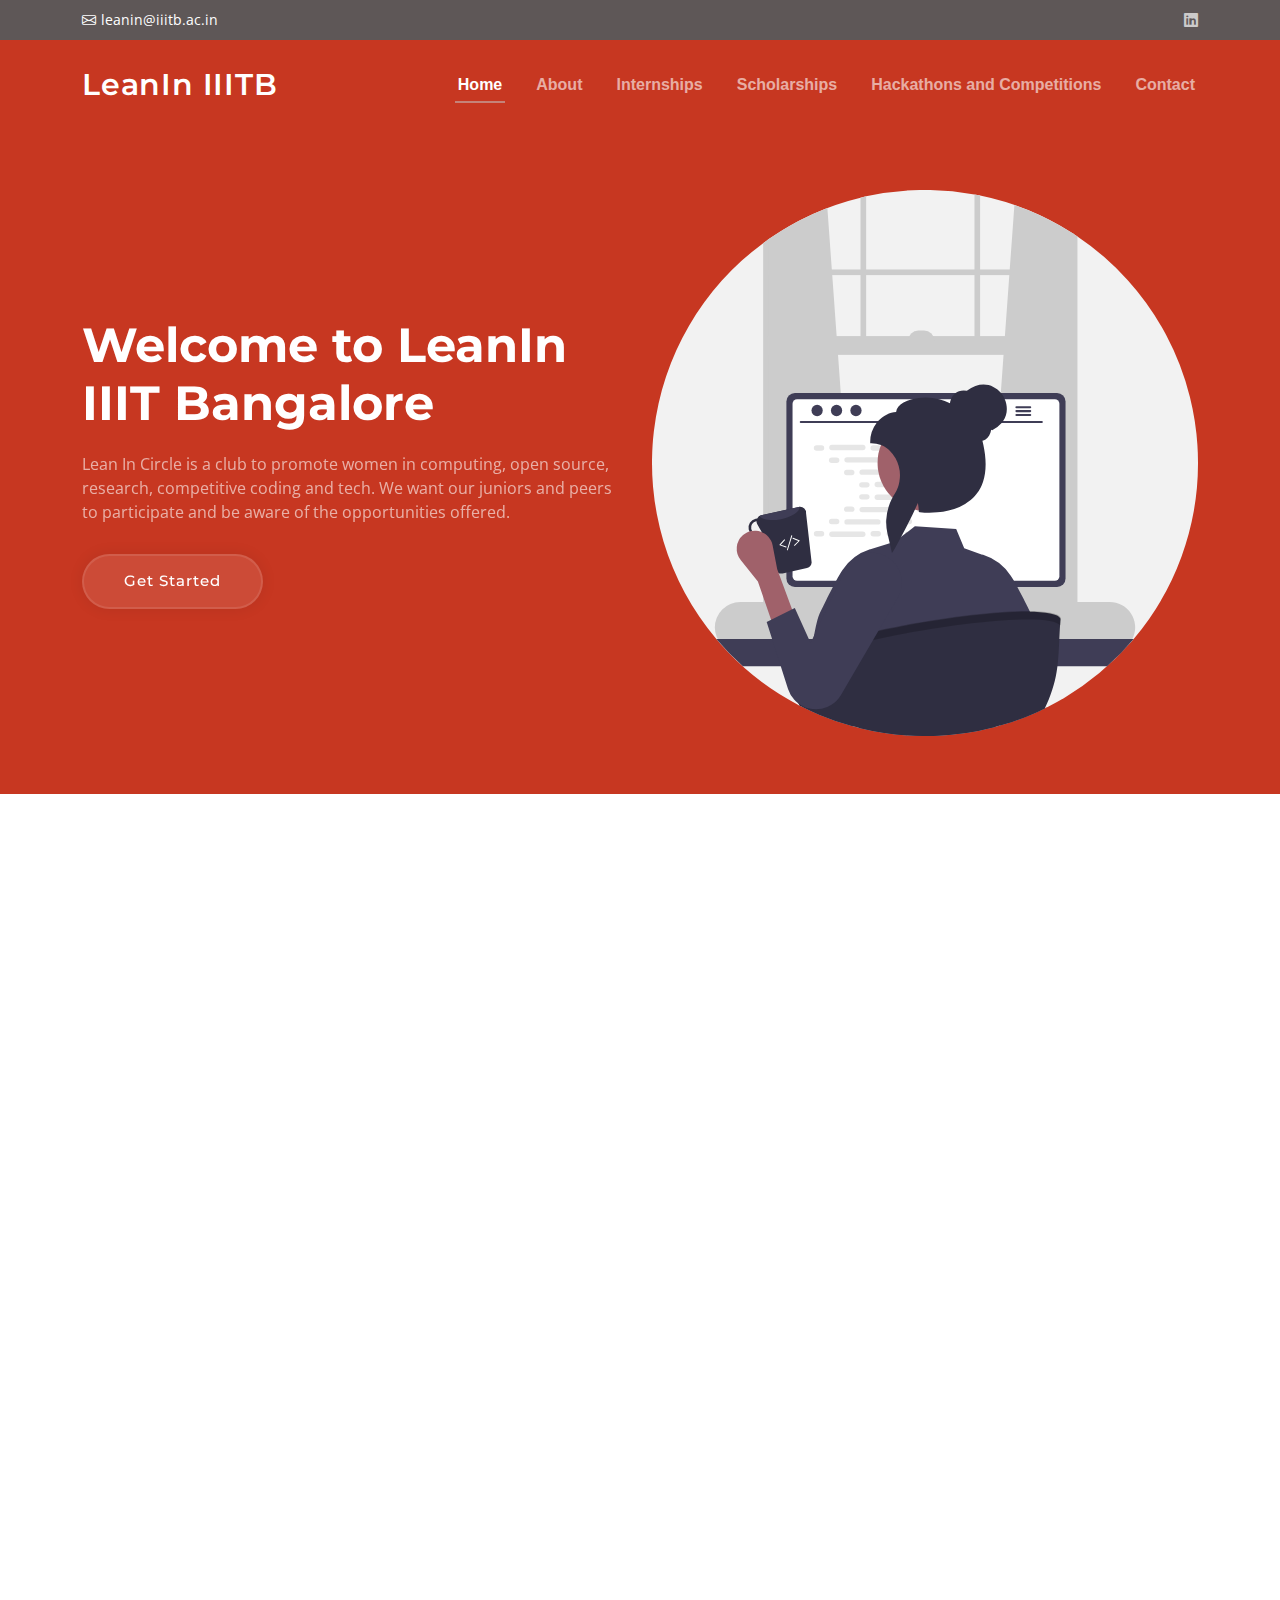
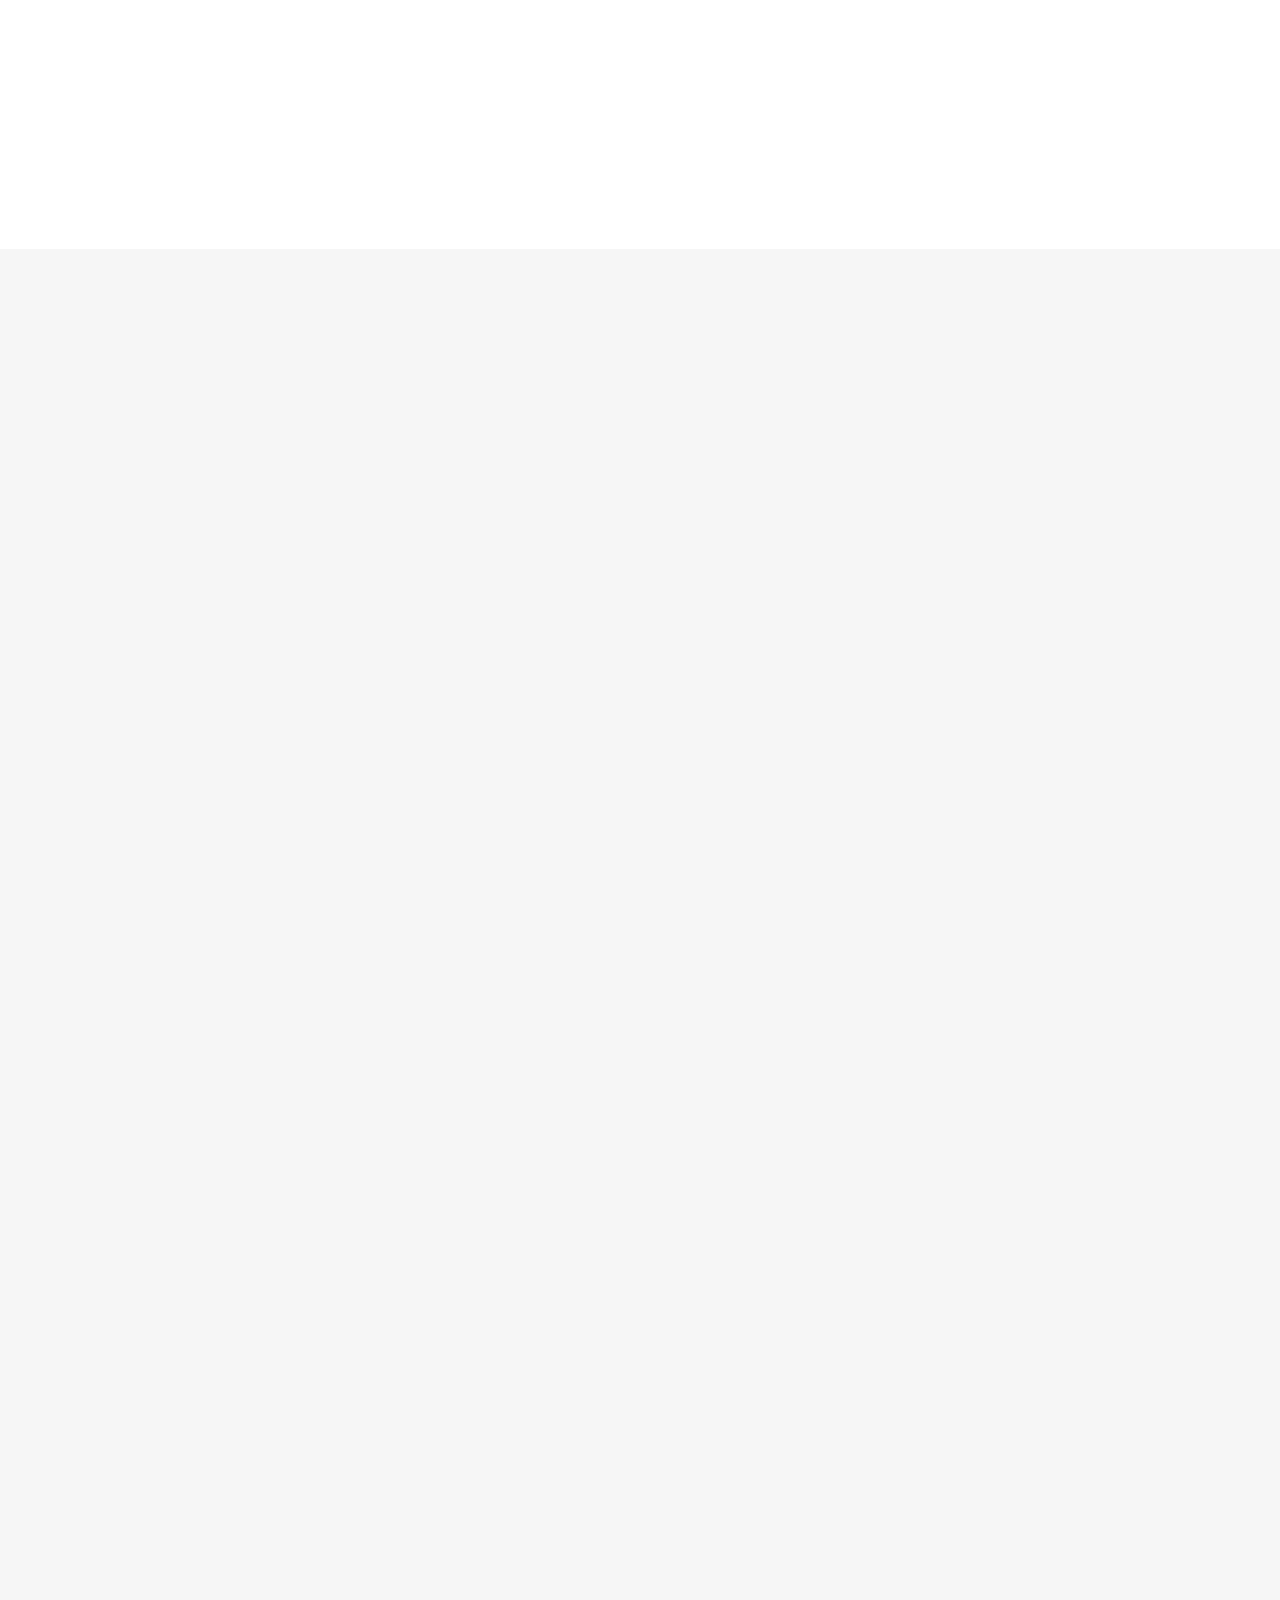
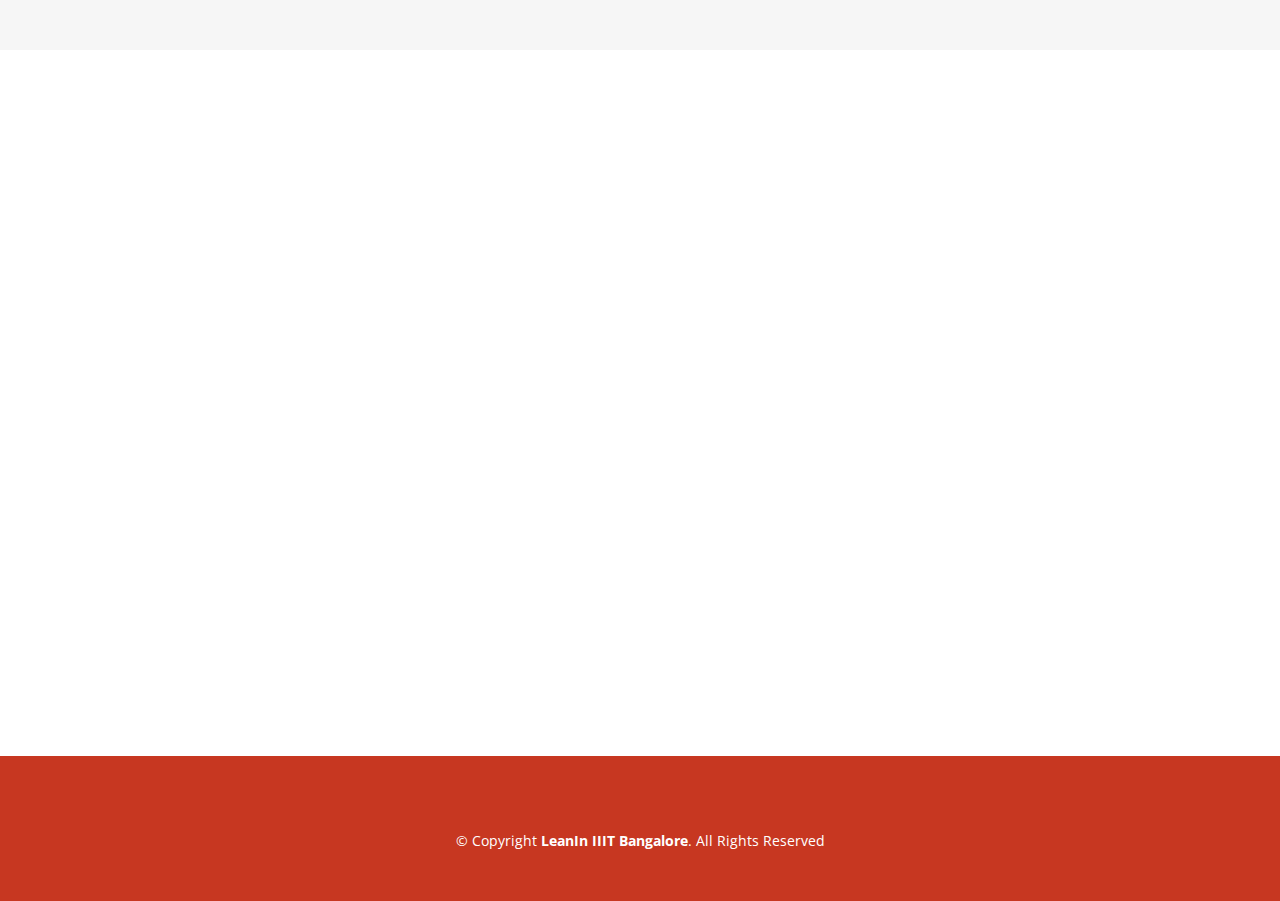
<file: src/index.html>
<!DOCTYPE html>
<html lang="en">

<head>
  <meta charset="utf-8">
  <meta content="width=device-width, initial-scale=1.0" name="viewport">

  <title>LeanIn IIITB: Home</title>
  <meta content="" name="description">
  <meta content="" name="keywords">

  <!-- Favicons -->
  <link href="assets/img/leanin.png" rel="icon">
  <link href="assets/img/apple-touch-icon.png" rel="apple-touch-icon">

  <!-- Google Fonts -->
  <link rel="preconnect" href="https://fonts.googleapis.com">
  <link rel="preconnect" href="https://fonts.gstatic.com" crossorigin>
  <link href="https://fonts.googleapis.com/css2?family=Open+Sans:ital,wght@0,300;0,400;0,500;0,600;0,700;1,300;1,400;1,600;1,700&family=Montserrat:ital,wght@0,300;0,400;0,500;0,600;0,700;1,300;1,400;1,500;1,600;1,700&family=Raleway:ital,wght@0,300;0,400;0,500;0,600;0,700;1,300;1,400;1,500;1,600;1,700&display=swap" rel="stylesheet">

  <!-- Vendor CSS Files -->
  <link href="assets/vendor/bootstrap/css/bootstrap.min.css" rel="stylesheet">
  <link href="assets/vendor/bootstrap-icons/bootstrap-icons.css" rel="stylesheet">
  <link href="assets/vendor/aos/aos.css" rel="stylesheet">
  <link href="assets/vendor/glightbox/css/glightbox.min.css" rel="stylesheet">
  <link href="assets/vendor/swiper/swiper-bundle.min.css" rel="stylesheet">

  <!-- Template Main CSS File -->
  <link href="assets/css/main.css" rel="stylesheet">

  <!-- =======================================================
  * Template Name: Impact - v1.0.0
  * Template URL: https://bootstrapmade.com/impact-bootstrap-business-website-template/
  * Author: BootstrapMade.com
  * License: https://bootstrapmade.com/license/
  ======================================================== -->
</head>

<body>

  <!-- ======= Header ======= -->
  <section id="topbar" class="topbar d-flex align-items-center">
    <div class="container d-flex justify-content-center justify-content-md-between">
      <div class="contact-info d-flex align-items-center">
        <i class="bi bi-envelope d-flex align-items-center"><a href="mailto:leanin@iiitb.ac.in">leanin@iiitb.ac.in</a></i>
      </div>
      <div class="social-links d-none d-md-flex align-items-center">
        <a href="https://www.linkedin.com/company/lean-in-iiit-bangalore/mycompany/" class="linkedin"><i class="bi bi-linkedin"></i></i></a>
      </div>
    </div>
  </section><!-- End Top Bar -->

  <header id="header" class="header d-flex align-items-center">

    <div class="container-fluid container-xl d-flex align-items-center justify-content-between">
      <a href="index.html" class="logo d-flex align-items-center">
        <!-- Uncomment the line below if you also wish to use an image logo -->
        <!-- <img src="assets/img/logo.png" alt=""> -->
        <h1>LeanIn IIITB</h1>
      </a>
      <nav id="navbar" class="navbar">
        <ul>
          <li><a href="#hero">Home</a></li>
          <li><a href="#about">About</a></li>
          <li><a href="internships.html">Internships</a></li>
          <li><a href="scholarships.html">Scholarships</a></li>
          <li><a href="handc.html">Hackathons and Competitions</a></li>
          <!-- <li><a href="#team">Team</a></li> -->
          <li><a href="#contact">Contact</a></li>
        </ul>
      </nav><!-- .navbar -->

          <!-- <li class="dropdown"><a href="#"><span>Internships</span> <i class="bi bi-chevron-down dropdown-indicator"></i></a>
            <ul>
              <li><a href="#">2016</a></li> -->
              <!-- <li class="dropdown"><a href="#"><span>Deep Drop Down</span> <i class="bi bi-chevron-down dropdown-indicator"></i></a> -->
                <!-- <ul>
                  <li><a href="#">Deep Drop Down 1</a></li>
                  <li><a href="#">Deep Drop Down 2</a></li>
                  <li><a href="#">Deep Drop Down 3</a></li>
                  <li><a href="#">Deep Drop Down 4</a></li>
                  <li><a href="#">Deep Drop Down 5</a></li>
                </ul> -->
              <!-- </li>
              <li><a href="#">2017</a></li>
              <li><a href="#">2018</a></li>
              <li><a href="#">2019</a></li>
            </ul>
          </li> -->

          <!-- <li class="dropdown"><a href="#"><span>Scholarships</span> <i class="bi bi-chevron-down dropdown-indicator"></i></a>
            <ul>
              <li><a href="#">2016</a></li> -->
              <!-- <li class="dropdown"><a href="#"><span>Deep Drop Down</span> <i class="bi bi-chevron-down dropdown-indicator"></i></a> -->
                <!-- <ul>
                  <li><a href="#">Deep Drop Down 1</a></li>
                  <li><a href="#">Deep Drop Down 2</a></li>
                  <li><a href="#">Deep Drop Down 3</a></li>
                  <li><a href="#">Deep Drop Down 4</a></li>
                  <li><a href="#">Deep Drop Down 5</a></li>
                </ul> -->
              <!-- </li>
              <li><a href="#">2017</a></li>
              <li><a href="#">2018</a></li>
              <li><a href="#">2019</a></li>
              <li><a href="#">2020</a></li>
              <li><a href="#">2021</a></li>
            </ul>
          </li> -->

          <!-- <li class="dropdown"><a href="#"><span>Hackathons and Competitions</span> <i class="bi bi-chevron-down dropdown-indicator"></i></a>
            <ul>
              <li><a href="#">2016</a></li> -->
              <!-- <li class="dropdown"><a href="#"><span>Deep Drop Down</span> <i class="bi bi-chevron-down dropdown-indicator"></i></a> -->
                <!-- <ul>
                  <li><a href="#">Deep Drop Down 1</a></li>
                  <li><a href="#">Deep Drop Down 2</a></li>
                  <li><a href="#">Deep Drop Down 3</a></li>
                  <li><a href="#">Deep Drop Down 4</a></li>
                  <li><a href="#">Deep Drop Down 5</a></li>
                </ul> -->
              <!-- </li>
              <li><a href="#">2017</a></li>
              <li><a href="#">2018</a></li>
              <li><a href="#">2019</a></li>
              <li><a href="#">2020</a></li>
            </ul>
          </li> -->

          

      <i class="mobile-nav-toggle mobile-nav-show bi bi-list"></i>
      <i class="mobile-nav-toggle mobile-nav-hide d-none bi bi-x"></i>

    </div>
  </header><!-- End Header -->
  <!-- End Header -->

  <!-- ======= Hero Section ======= -->
  <section id="hero" class="hero">
    <div class="container position-relative">
      <div class="row gy-5" data-aos="fade-in">
        <div class="col-lg-6 order-2 order-lg-1 d-flex flex-column justify-content-center text-center text-lg-start">
          <h2>Welcome to <span>LeanIn IIIT Bangalore</span></h2>
          <p>Lean In Circle is a club to promote women in computing, open source, research, competitive coding and tech. We want our juniors and peers to participate and be aware of the opportunities offered.</p>
          <div class="d-flex justify-content-center justify-content-lg-start">
            <a href="#about" class="btn-get-started">Get Started</a>
          </div>
        </div>
        <div class="col-lg-6 order-1 order-lg-2">
          <img src="assets/img/undraw_programmer_re_owql.svg" class="img-fluid" alt="" data-aos="zoom-out" data-aos-delay="100">
        </div>
      </div>
    </div>

    <div class="icon-boxes position-relative">
      <div class="container position-relative">
        <div class="row gy-4 mt-5">

          <!-- <div class="col-xl-3 col-md-6" data-aos="fade-up" data-aos-delay="100">
            <div class="icon-box">
              <div class="icon"><i class="bi bi-easel"></i></div>
              <h4 class="title"><a href="" class="stretched-link">Internships</a></h4>
            </div>
          </div> -->
          <!--End Icon Box -->

          <!-- <div class="col-xl-3 col-md-6" data-aos="fade-up" data-aos-delay="200">
            <div class="icon-box">
              <div class="icon"><i class="bi bi-gem"></i></div>
              <h4 class="title"><a href="" class="stretched-link">Scholarships</a></h4>
            </div>
          </div> -->
          <!--End Icon Box -->

          <!-- <div class="col-xl-3 col-md-6" data-aos="fade-up" data-aos-delay="300">
            <div class="icon-box">
              <div class="icon"><i class="bi bi-geo-alt"></i></div>
              <h4 class="title"><a href="" class="stretched-link">Magni Dolores</a></h4>
            </div>
          </div> -->
          <!--End Icon Box -->

          <!-- <div class="col-xl-3 col-md-6" data-aos="fade-up" data-aos-delay="500">
            <div class="icon-box">
              <div class="icon"><i class="bi bi-command"></i></div>
              <h4 class="title"><a href="" class="stretched-link">Hackathons and Competitions</a></h4>
            </div>
          </div> -->
          <!--End Icon Box -->

        </div>
      </div>
    </div>

    </div>
  </section>
  <!-- End Hero Section -->

  <main id="main">

    <!-- ======= About Us Section ======= -->
    <section id="about" class="about">
      <div class="container" data-aos="fade-up">

        <div class="section-header">
          <h2>About Us</h2>
          <p>Lean-In, IIIT Bangalore is a club that fosters career development, skill-building and networking for women. We conduct sessions throughout the year. Our sessions are diverse and we have panel discussions, networking events, talks on open-source, research, competitive coding etc. Our main aim is to provide support to under-represented folks in the tech industry and empower them to break the proverbial glass ceiling.  We support the inclusion and advancement of women at IIIT-B.</p>
        </div>

        <div class="row gy-4">
          <div class="col-lg-6">
            <h3>Interactive sessions</h3>
            <img src="assets/img/lean in session 1.jpg" class="img-fluid rounded-4 mb-4" alt="">
            <p>We conduct various sessions and workshops on Open Source programs, Research opportunities, Competitive programming and other domains of IT. These sessions cover a wide range of activities - resume building, getting started with open source and git, interview preparation tips, introduction to machine learning, data structures and coding, how to start a research career, reviewing applications etc. </p>
          </div>

          <!-- <div class="row gy-4">
            <div class="col-lg-6">
              <h3>Empowering Women in STEM</h3>
              <img src="assets/img/about.jpg" class="img-fluid rounded-4 mb-4" alt="">
              <p>We also invite female speakers (ex: alumni) to deliver talks on their career (ex: how to build a startup). All these activities provide girls with various opportunities to interact with people from different technical backgrounds and explore multiple avenues for growth. 

                Giving women equal opportunities and motivating them to thrive in STEM careers would help in reducing the gender gap that exists in this field. We wish to achieve this and build a diverse and talented community in tech. </p>
            </div> -->

          <div class="col-lg-6">
            <div class="content ps-0 ps-lg-5">
              <h3>Empowering Women in STEM</h3>

              <p>
                We also invite female speakers (ex: alumni) to deliver talks on their career (ex: how to build a startup). All these activities provide girls with various opportunities to interact with people from different technical backgrounds and explore multiple avenues for growth. 

                Giving women equal opportunities and motivating them to thrive in STEM careers would help in reducing the gender gap that exists in this field. We wish to achieve this and build a diverse and talented community in tech. 
              </p>
              <!-- <ul>
                <li><i class="bi bi-check-circle-fill"></i> Ullamco laboris nisi ut aliquip ex ea commodo consequat.</li>
                <li><i class="bi bi-check-circle-fill"></i> Duis aute irure dolor in reprehenderit in voluptate velit.</li>
                <li><i class="bi bi-check-circle-fill"></i> Ullamco laboris nisi ut aliquip ex ea commodo consequat. Duis aute irure dolor in reprehenderit in voluptate trideta storacalaperda mastiro dolore eu fugiat nulla pariatur.</li>
              </ul>
              <p>
                Ullamco laboris nisi ut aliquip ex ea commodo consequat. Duis aute irure dolor in reprehenderit in voluptate
                velit esse cillum dolore eu fugiat nulla pariatur. Excepteur sint occaecat cupidatat non proident
              </p> -->

              <div class="position-relative mt-4">
                <img src="assets/img/prateksha video.gif" class="img-fluid rounded-4" alt="">
                <a href="hhttps://www.youtube.com/watch?v=yiuiuwms9YM" class="glightbox play-btn"></a>
              </div>
            </div>
          </div>
        </div>

      </div>
    </section><!-- End About Us Section -->

    <!-- ======= Clients Section ======= -->
    <!-- <section id="clients" class="clients">
      <div class="container" data-aos="zoom-out">

        <div class="clients-slider swiper">
          <div class="swiper-wrapper align-items-center">
            <div class="swiper-slide"><img src="assets/img/clients/client-1.png" class="img-fluid" alt=""></div>
            <div class="swiper-slide"><img src="assets/img/clients/client-2.png" class="img-fluid" alt=""></div>
            <div class="swiper-slide"><img src="assets/img/clients/client-3.png" class="img-fluid" alt=""></div>
            <div class="swiper-slide"><img src="assets/img/clients/client-4.png" class="img-fluid" alt=""></div>
            <div class="swiper-slide"><img src="assets/img/clients/client-5.png" class="img-fluid" alt=""></div>
            <div class="swiper-slide"><img src="assets/img/clients/client-6.png" class="img-fluid" alt=""></div>
            <div class="swiper-slide"><img src="assets/img/clients/client-7.png" class="img-fluid" alt=""></div>
            <div class="swiper-slide"><img src="assets/img/clients/client-8.png" class="img-fluid" alt=""></div>
          </div>
        </div>

      </div>
    </section>End Clients Section -->

    <!-- ======= Stats Counter Section ======= -->
    <!-- <section id="stats-counter" class="stats-counter">
      <div class="container" data-aos="fade-up">

        <div class="row gy-4 align-items-center"> -->

          <!-- <div class="col-lg-6">
            <img src="assets/img/stats-img.svg" alt="" class="img-fluid">
          </div> -->

          <!-- <div class="col-lg-6"> -->

            <!-- <div class="stats-item d-flex align-items-center">
              <span data-purecounter-start="0" data-purecounter-end="232" data-purecounter-duration="1" class="purecounter"></span>
              <p><strong>FAANG Internships</strong></p>
            </div> -->
            <!-- End Stats Item -->

            <!-- <div class="stats-item d-flex align-items-center">
              <span data-purecounter-start="0" data-purecounter-end="521" data-purecounter-duration="1" class="purecounter"></span>
              <p><strong>Scholarship Awards</strong></p>
            </div> -->
            <!-- End Stats Item -->

            <!-- <div class="stats-item d-flex align-items-center">
              <span data-purecounter-start="0" data-purecounter-end="453" data-purecounter-duration="1" class="purecounter"></span>
              <p><strong>Competition Winners</strong></p>
            </div> -->
            <!-- End Stats Item -->

          <!-- </div> -->

        <!-- </div>

      </div>
    </section> -->
    <!-- End Stats Counter Section -->

    <!-- ======= Call To Action Section ======= -->
    <!-- <section id="call-to-action" class="call-to-action">
      <div class="container text-center" data-aos="zoom-out">
        <a href="https://www.youtube.com/watch?v=LXb3EKWsInQ" class="glightbox play-btn"></a>
        <h3>Call To Action</h3>
        <p> Duis aute irure dolor in reprehenderit in voluptate velit esse cillum dolore eu fugiat nulla pariatur. Excepteur sint occaecat cupidatat non proident, sunt in culpa qui officia deserunt mollit anim id est laborum.</p>
        <a class="cta-btn" href="#">Call To Action</a>
      </div>
    </section> -->
    <!-- End Call To Action Section -->

    <!-- ======= Our Services Section ======= -->
    <section id="recent-posts" class="recent-posts sections-bg">
      <div class="container" data-aos="fade-up">

        <div class="section-header">
          <a href = "internships.html"><h2>Internships</h2></a>
          <!-- <p>Consequatur libero assumenda est voluptatem est quidem illum et officia imilique qui vel architecto accusamus fugit aut qui distinctio</p> -->
        </div>

        <div class="row gy-4">

          <div class="col-xl-4 col-md-6">
            <article>

              <div class="post-img">
                <img src="assets/img/blog/nimisha-rippling.jpeg" alt="" class="img-fluid">
              </div>

              <!-- <p class="post-category">Politics</p> -->

              <h2 class="title">
                <a href="https://anubhava.iiitb.ac.in/rippling/">Rippling - Nimisha Garg</a>
              </h2>

              <!-- <div class="d-flex align-items-center">
                <img src="assets/img/blog/blog-author.jpg" alt="" class="img-fluid post-author-img flex-shrink-0">
                <div class="post-meta">
                  <p class="post-author">Maria Doe</p>
                  <p class="post-date">
                    <time datetime="2022-01-01">Jan 1, 2022</time>
                  </p>
                </div>
              </div> -->

            </article>
          </div><!-- End post list item -->

          <div class="col-xl-4 col-md-6">
            <article>

              <div class="post-img">
                <img src="assets/img/blog/prateksha-adobe.jpg" alt="" class="img-fluid" height = "50%">
              </div>

              <!-- <p class="post-category">Sports</p> -->

              <h2 class="title">
                <a href="https://anubhava.iiitb.ac.in/research-associate-adobe-prateksha/">Research Intern @Adobe Research - Prateksha Udhayanan</a>
              </h2>

              <!-- <div class="d-flex align-items-center">
                <img src="assets/img/blog/blog-author-2.jpg" alt="" class="img-fluid post-author-img flex-shrink-0">
                <div class="post-meta">
                  <p class="post-author">Allisa Mayer</p>
                  <p class="post-date">
                    <time datetime="2022-01-01">Jun 5, 2022</time>
                  </p>
                </div>
              </div> -->

            </article>
          </div><!-- End post list item -->

          <div class="col-xl-4 col-md-6">
            <article>

              <div class="post-img">
                <img src="assets/img/blog/gayathri.jpeg" alt="" class="img-fluid">
              </div>

              <!-- <p class="post-category">Entertainment</p> -->

              <h2 class="title">
                <a href="https://anubhava.iiitb.ac.in/cncf-gayathri-venkatesh/">Linux Foundation Mentorship Program - Gayathri Venkatesh</a>
              </h2>

              <!-- <div class="d-flex align-items-center">
                <img src="assets/img/blog/blog-author-3.jpg" alt="" class="img-fluid post-author-img flex-shrink-0">
                <div class="post-meta">
                  <p class="post-author">Mark Dower</p>
                  <p class="post-date">
                    <time datetime="2022-01-01">Jun 22, 2022</time>
                  </p>
                </div>
              </div> -->

            </article>
          </div><!-- End post list item -->

        </div><!-- End recent posts list -->

      </div>
    </section><!-- End Recent Blog Posts Section -->

    <section id="recent-posts" class="recent-posts sections-bg">
      <div class="container" data-aos="fade-up">

        <div class="section-header">
          <a href = "scholarships.html"><h2>Scholarships</h2></a>
          <!-- <p>uidem illum et officia imilique qui vel architecto accusamus fugit aut qui distinctio</p> -->
        </div>

        <div class="row gy-4">

          <div class="col-xl-4 col-md-6">
            <article>

              <div class="post-img">
                <img src="assets/img/blog/nikitha.jpeg" alt="" class="img-fluid">
              </div>

              <!-- <p class="post-category">Politics</p> -->

              <h2 class="title">
                <a href="https://anubhava.iiitb.ac.in/women-techmakers-scholarship-nikitha-adivi/">Google WTM Scholarship - Nikitha Adivi</a>
              </h2>

              <!-- <div class="d-flex align-items-center">
                <img src="assets/img/blog/blog-author.jpg" alt="" class="img-fluid post-author-img flex-shrink-0">
                <div class="post-meta">
                  <p class="post-author">Maria Doe</p>
                  <p class="post-date">
                    <time datetime="2022-01-01">Jan 1, 2022</time>
                  </p>
                </div>
              </div> -->

            </article>
          </div><!-- End post list item -->

          <div class="col-xl-4 col-md-6">
            <article>

              <div class="post-img">
                <img src="assets/img/blog/swasti.jpeg" alt="" class="img-fluid">
              </div>

              <!-- <p class="post-category">Sports</p> -->

              <h2 class="title">
                <a href="https://anubhava.iiitb.ac.in/adobe-wit-scholarship/">Adobe WIT Scholarship - Swasti Shreya</a>
              </h2>

              <!-- <div class="d-flex align-items-center">
                <img src="assets/img/blog/blog-author-2.jpg" alt="" class="img-fluid post-author-img flex-shrink-0">
                <div class="post-meta">
                  <p class="post-author">Allisa Mayer</p>
                  <p class="post-date">
                    <time datetime="2022-01-01">Jun 5, 2022</time>
                  </p>
                </div>
              </div> -->

            </article>
          </div><!-- End post list item -->

          <div class="col-xl-4 col-md-6">
            <article>

              <div class="post-img">
                <img src="assets/img/blog/atibhi.png" alt="" class="img-fluid">
              </div>

              <!-- <p class="post-category">Entertainment</p> -->

              <h2 class="title">
                <a href="https://anubhava.iiitb.ac.in/oss-summit/">Open Source Summit Japan 2019 - Atibhi Agrawal</a>
              </h2>

              <!-- <div class="d-flex align-items-center">
                <img src="assets/img/blog/blog-author-3.jpg" alt="" class="img-fluid post-author-img flex-shrink-0">
                <div class="post-meta">
                  <p class="post-author">Mark Dower</p>
                  <p class="post-date">
                    <time datetime="2022-01-01">Jun 22, 2022</time>
                  </p>
                </div>
              </div> -->

            </article>
          </div><!-- End post list item -->

        </div><!-- End recent posts list -->

      </div>
    </section><!-- End Recent Blog Posts Section -->

    <!-- ======= Testimonials Section ======= -->
    <!-- <section id="testimonials" class="testimonials">
      <div class="container" data-aos="fade-up"> -->

        <!-- <div class="section-header">
          <h2>Testimonials</h2>
          <p>Voluptatem quibusdam ut ullam perferendis repellat non ut consequuntur est eveniet deleniti fignissimos eos quam</p>
        </div>

        <div class="slides-3 swiper" data-aos="fade-up" data-aos-delay="100">
          <div class="swiper-wrapper">

            <div class="swiper-slide">
              <div class="testimonial-wrap">
                <div class="testimonial-item">
                  <div class="d-flex align-items-center">
                    <img src="assets/img/testimonials/testimonials-1.jpg" class="testimonial-img flex-shrink-0" alt="">
                    <div>
                      <h3>Saul Goodman</h3>
                      <h4>Ceo &amp; Founder</h4>
                      <div class="stars">
                        <i class="bi bi-star-fill"></i><i class="bi bi-star-fill"></i><i class="bi bi-star-fill"></i><i class="bi bi-star-fill"></i><i class="bi bi-star-fill"></i>
                      </div>
                    </div>
                  </div>
                  <p>
                    <i class="bi bi-quote quote-icon-left"></i>
                    Proin iaculis purus consequat sem cure digni ssim donec porttitora entum suscipit rhoncus. Accusantium quam, ultricies eget id, aliquam eget nibh et. Maecen aliquam, risus at semper.
                    <i class="bi bi-quote quote-icon-right"></i>
                  </p>
                </div>
              </div> -->
            <!-- </div> -->
            <!-- End testimonial item -->

            <!-- <div class="swiper-slide">
              <div class="testimonial-wrap">
                <div class="testimonial-item">
                  <div class="d-flex align-items-center">
                    <img src="assets/img/testimonials/testimonials-2.jpg" class="testimonial-img flex-shrink-0" alt="">
                    <div>
                      <h3>Sara Wilsson</h3>
                      <h4>Designer</h4>
                      <div class="stars">
                        <i class="bi bi-star-fill"></i><i class="bi bi-star-fill"></i><i class="bi bi-star-fill"></i><i class="bi bi-star-fill"></i><i class="bi bi-star-fill"></i>
                      </div>
                    </div>
                  </div>
                  <p>
                    <i class="bi bi-quote quote-icon-left"></i>
                    Export tempor illum tamen malis malis eram quae irure esse labore quem cillum quid cillum eram malis quorum velit fore eram velit sunt aliqua noster fugiat irure amet legam anim culpa.
                    <i class="bi bi-quote quote-icon-right"></i>
                  </p>
                </div>
              </div>
            </div> -->
            <!-- End testimonial item -->

            <!-- <div class="swiper-slide">
              <div class="testimonial-wrap">
                <div class="testimonial-item">
                  <div class="d-flex align-items-center">
                    <img src="assets/img/testimonials/testimonials-3.jpg" class="testimonial-img flex-shrink-0" alt="">
                    <div>
                      <h3>Jena Karlis</h3>
                      <h4>Store Owner</h4>
                      <div class="stars">
                        <i class="bi bi-star-fill"></i><i class="bi bi-star-fill"></i><i class="bi bi-star-fill"></i><i class="bi bi-star-fill"></i><i class="bi bi-star-fill"></i>
                      </div>
                    </div>
                  </div>
                  <p>
                    <i class="bi bi-quote quote-icon-left"></i>
                    Enim nisi quem export duis labore cillum quae magna enim sint quorum nulla quem veniam duis minim tempor labore quem eram duis noster aute amet eram fore quis sint minim.
                    <i class="bi bi-quote quote-icon-right"></i>
                  </p>
                </div>
              </div>
            </div> -->
            <!-- End testimonial item -->

            <!-- <div class="swiper-slide">
              <div class="testimonial-wrap">
                <div class="testimonial-item">
                  <div class="d-flex align-items-center">
                    <img src="assets/img/testimonials/testimonials-4.jpg" class="testimonial-img flex-shrink-0" alt="">
                    <div>
                      <h3>Matt Brandon</h3>
                      <h4>Freelancer</h4>
                      <div class="stars">
                        <i class="bi bi-star-fill"></i><i class="bi bi-star-fill"></i><i class="bi bi-star-fill"></i><i class="bi bi-star-fill"></i><i class="bi bi-star-fill"></i>
                      </div>
                    </div>
                  </div>
                  <p>
                    <i class="bi bi-quote quote-icon-left"></i>
                    Fugiat enim eram quae cillum dolore dolor amet nulla culpa multos export minim fugiat minim velit minim dolor enim duis veniam ipsum anim magna sunt elit fore quem dolore.
                    <i class="bi bi-quote quote-icon-right"></i>
                  </p>
                </div>
              </div>
            </div> -->
            <!-- End testimonial item -->

            <!-- <div class="swiper-slide">
              <div class="testimonial-wrap">
                <div class="testimonial-item">
                  <div class="d-flex align-items-center">
                    <img src="assets/img/testimonials/testimonials-5.jpg" class="testimonial-img flex-shrink-0" alt="">
                    <div>
                      <h3>John Larson</h3>
                      <h4>Entrepreneur</h4>
                      <div class="stars">
                        <i class="bi bi-star-fill"></i><i class="bi bi-star-fill"></i><i class="bi bi-star-fill"></i><i class="bi bi-star-fill"></i><i class="bi bi-star-fill"></i>
                      </div>
                    </div>
                  </div>
                  <p>
                    <i class="bi bi-quote quote-icon-left"></i>
                    Quis quorum aliqua sint quem legam fore sunt eram irure aliqua veniam tempor noster veniam enim culpa labore duis sunt culpa nulla illum cillum fugiat legam esse veniam culpa fore.
                    <i class="bi bi-quote quote-icon-right"></i>
                  </p>
                </div>
              </div>
            </div> -->
            <!-- End testimonial item -->
<!-- 
          </div>
          <div class="swiper-pagination"></div>
        </div>

      </div>
    </section> -->
    <!-- End Testimonials Section -->

    <!-- ======= Portfolio Section ======= -->
    <!-- <section id="recent-posts" class="recent-posts sections-bg">
      <div class="container" data-aos="fade-up">

        <div class="section-header">
          <a href = "handc.html"><h2>Hackathons and Competitions</h2></a>
          <p>Consequatur libero assumenda est voluptatem est quidem illum et officia imilique qui vel architecto accusamus fugit aut qui distinctio</p>
        </div>

         <div class="row gy-4"> -->

          <!-- <div class="col-xl-4 col-md-6">
            <article>

              <div class="post-img">
                <img src="assets/img/blog/blog-1.jpg" alt="" class="img-fluid">
              </div> -->

              <!-- <p class="post-category">Politics</p>

              <h2 class="title">
                <a href="blog-details.html">Dolorum optio tempore voluptas dignissimos</a>
              </h2>

              <div class="d-flex align-items-center">
                <img src="assets/img/blog/blog-author.jpg" alt="" class="img-fluid post-author-img flex-shrink-0">
                <div class="post-meta">
                  <p class="post-author">Maria Doe</p>
                  <p class="post-date">
                    <time datetime="2022-01-01">Jan 1, 2022</time>
                  </p> -->
                <!-- </div>
              </div>

            </article>
          </div>End post list item -->

          <!-- <div class="col-xl-4 col-md-6">
            <article>

              <div class="post-img">
                <img src="assets/img/blog/blog-2.jpg" alt="" class="img-fluid">
              </div>

              <p class="post-category">Sports</p>

              <h2 class="title">
                <a href="blog-details.html">Nisi magni odit consequatur autem nulla dolorem</a>
              </h2>

              <div class="d-flex align-items-center">
                <img src="assets/img/blog/blog-author-2.jpg" alt="" class="img-fluid post-author-img flex-shrink-0">
                <div class="post-meta">
                  <p class="post-author">Allisa Mayer</p>
                  <p class="post-date">
                    <time datetime="2022-01-01">Jun 5, 2022</time>
                  </p>
                </div>
              </div>

            </article>
          </div>End post list item -->
<!-- 
          <div class="col-xl-4 col-md-6">
            <article>

              <div class="post-img">
                <img src="assets/img/blog/blog-3.jpg" alt="" class="img-fluid">
              </div>

              <p class="post-category">Entertainment</p>

              <h2 class="title">
                <a href="blog-details.html">Possimus soluta ut id suscipit ea ut in quo quia et soluta</a>
              </h2>

              <div class="d-flex align-items-center">
                <img src="assets/img/blog/blog-author-3.jpg" alt="" class="img-fluid post-author-img flex-shrink-0">
                <div class="post-meta">
                  <p class="post-author">Mark Dower</p>
                  <p class="post-date">
                    <time datetime="2022-01-01">Jun 22, 2022</time>
                  </p>
                </div>
              </div> -->

            <!-- </article>
          </div>End post list item --> 

        <!-- </div>End recent posts list

      </div>
    </section> -->

    <!-- ======= Our Team Section ======= -->
    <!-- <section id="team" class="team">
      <div class="container" data-aos="fade-up">

        <div class="section-header">
          <h2>Our Team</h2> -->
          <!-- <p>Nulla dolorum nulla nesciunt rerum facere sed ut inventore quam porro nihil id ratione ea sunt quis dolorem dolore earum</p> -->
        <!-- </div>

        <div class="row gy-4">

          <div class="col-xl-3 col-md-6 d-flex" data-aos="fade-up" data-aos-delay="100">
            <div class="member">
              <img src="assets/img/team/team-1.jpg" class="img-fluid" alt="">
              <h4>Neetha Reddy</h4>
              <span>iMTech 2018</span>
              <div class="social">
                <a href=""><i class="bi bi-twitter"></i></a>
                <a href=""><i class="bi bi-facebook"></i></a>
                <a href=""><i class="bi bi-instagram"></i></a>
                <a href=""><i class="bi bi-linkedin"></i></a>
              </div>
            </div>
          </div>

          <div class="col-xl-3 col-md-6 d-flex" data-aos="fade-up" data-aos-delay="100">
            <div class="member">
              <img src="assets/img/team/team-1.jpg" class="img-fluid" alt="">
              <h4>Manasa Kashyap</h4>
              <span>iMTech 2018</span>
              <div class="social">
                <a href=""><i class="bi bi-twitter"></i></a>
                <a href=""><i class="bi bi-facebook"></i></a>
                <a href=""><i class="bi bi-instagram"></i></a>
                <a href=""><i class="bi bi-linkedin"></i></a>
              </div>
            </div>
          </div> -->

          <!-- <div class="col-xl-3 col-md-6 d-flex" data-aos="fade-up" data-aos-delay="100">
            <div class="member">
              <img src="assets/img/team/team-1.jpg" class="img-fluid" alt="">
              <h4>Divyanshi Rajput</h4>
              <span>iMTech 2019</span>
              <div class="social">
                <a href=""><i class="bi bi-twitter"></i></a>
                <a href=""><i class="bi bi-facebook"></i></a>
                <a href=""><i class="bi bi-instagram"></i></a>
                <a href=""><i class="bi bi-linkedin"></i></a>
              </div>
            </div>
          </div>


          <div class="col-xl-3 col-md-6 d-flex" data-aos="fade-up" data-aos-delay="100">
            <div class="member">
              <img src="assets/img/team/team-1.jpg" class="img-fluid" alt="">
              <h4>Vaibhavi Lokegaonkar</h4>
              <span>iMTech 2019</span>
              <div class="social">
                <a href=""><i class="bi bi-twitter"></i></a>
                <a href=""><i class="bi bi-facebook"></i></a>
                <a href=""><i class="bi bi-instagram"></i></a>
                <a href=""><i class="bi bi-linkedin"></i></a>
              </div>
            </div>
          </div> -->


          <!-- <div class="col-xl-3 col-md-6 d-flex" data-aos="fade-up" data-aos-delay="100">
            <div class="member">
              <img src="assets/img/team/team-1.jpg" class="img-fluid" alt="">
              <h4>Avantika Mudumbai</h4>
              <span>iMTech 2019</span>
              <div class="social">
                <a href=""><i class="bi bi-twitter"></i></a>
                <a href=""><i class="bi bi-facebook"></i></a>
                <a href=""><i class="bi bi-instagram"></i></a>
                <a href=""><i class="bi bi-linkedin"></i></a>
              </div>
            </div>
          </div> -->
          
          <!-- End Team Member -->

          <!-- <div class="col-xl-3 col-md-6 d-flex" data-aos="fade-up" data-aos-delay="200">
            <div class="member">
              <img src="assets/img/team/team-2.jpg" class="img-fluid" alt="">
              <h4>Asmita Zjigyasu</h4>
              <span>iMTech 2020</span>
              <div class="social">
                <a href=""><i class="bi bi-twitter"></i></a>
                <a href=""><i class="bi bi-facebook"></i></a>
                <a href=""><i class="bi bi-instagram"></i></a>
                <a href=""><i class="bi bi-linkedin"></i></a>
              </div>
            </div>
          </div> -->
          <!-- End Team Member -->

          <!-- <div class="col-xl-3 col-md-6 d-flex" data-aos="fade-up" data-aos-delay="300">
            <div class="member">
              <img src="assets/img/team/team-3.jpg" class="img-fluid" alt="">
              <h4>Ketaki Tamhankar</h4>
              <span>iMTech 2021</span>
              <div class="social">
                <a href=""><i class="bi bi-twitter"></i></a>
                <a href=""><i class="bi bi-facebook"></i></a>
                <a href=""><i class="bi bi-instagram"></i></a>
                <a href=""><i class="bi bi-linkedin"></i></a>
              </div>
            </div>
          </div> -->
          <!-- End Team Member -->

          <!-- <div class="col-xl-3 col-md-6 d-flex" data-aos="fade-up" data-aos-delay="400">
            <div class="member">
              <img src="assets/img/team/team-4.jpg" class="img-fluid" alt="">
              <h4>Yukta Rajapur</h4>
              <span>iMTech 2021</span>
              <div class="social">
                <a href=""><i class="bi bi-twitter"></i></a>
                <a href=""><i class="bi bi-facebook"></i></a>
                <a href=""><i class="bi bi-instagram"></i></a>
                <a href=""><i class="bi bi-linkedin"></i></a>
              </div>
            </div>
          </div> -->
          <!-- End Team Member -->

        <!-- </div>

      </div>
    </section> -->
    <!-- End Our Team Section -->

    <!-- ======= Pricing Section ======= -->
    <!-- <section id="pricing" class="pricing sections-bg">
      <div class="container" data-aos="fade-up"> -->

        <!-- <div class="section-header">
          <h2>Pricing</h2>
          <p>Aperiam dolorum et et wuia molestias qui eveniet numquam nihil porro incidunt dolores placeat sunt id nobis omnis tiledo stran delop</p>
        </div> -->

        <!-- <div class="row g-4 py-lg-5" data-aos="zoom-out" data-aos-delay="100"> -->

          <!-- <div class="col-lg-4">
            <div class="pricing-item">
              <h3>Free Plan</h3>
              <div class="icon">
                <i class="bi bi-box"></i>
              </div>
              <h4><sup>$</sup>0<span> / month</span></h4>
              <ul>
                <li><i class="bi bi-check"></i> Quam adipiscing vitae proin</li>
                <li><i class="bi bi-check"></i> Nec feugiat nisl pretium</li>
                <li><i class="bi bi-check"></i> Nulla at volutpat diam uteera</li>
                <li class="na"><i class="bi bi-x"></i> <span>Pharetra massa massa ultricies</span></li>
                <li class="na"><i class="bi bi-x"></i> <span>Massa ultricies mi quis hendrerit</span></li>
              </ul>
              <div class="text-center"><a href="#" class="buy-btn">Buy Now</a></div>
            </div>
          </div> -->
          <!-- End Pricing Item -->

          <!-- <div class="col-lg-4">
            <div class="pricing-item featured">
              <h3>Business Plan</h3>
              <div class="icon">
                <i class="bi bi-airplane"></i>
              </div>

              <h4><sup>$</sup>29<span> / month</span></h4>
              <ul>
                <li><i class="bi bi-check"></i> Quam adipiscing vitae proin</li>
                <li><i class="bi bi-check"></i> Nec feugiat nisl pretium</li>
                <li><i class="bi bi-check"></i> Nulla at volutpat diam uteera</li>
                <li><i class="bi bi-check"></i> Pharetra massa massa ultricies</li>
                <li><i class="bi bi-check"></i> Massa ultricies mi quis hendrerit</li>
              </ul>
              <div class="text-center"><a href="#" class="buy-btn">Buy Now</a></div>
            </div>
          </div> -->
          <!-- End Pricing Item -->

          <!-- <div class="col-lg-4">
            <div class="pricing-item">
              <h3>Developer Plan</h3>
              <div class="icon">
                <i class="bi bi-send"></i>
              </div>
              <h4><sup>$</sup>49<span> / month</span></h4>
              <ul>
                <li><i class="bi bi-check"></i> Quam adipiscing vitae proin</li>
                <li><i class="bi bi-check"></i> Nec feugiat nisl pretium</li>
                <li><i class="bi bi-check"></i> Nulla at volutpat diam uteera</li>
                <li><i class="bi bi-check"></i> Pharetra massa massa ultricies</li>
                <li><i class="bi bi-check"></i> Massa ultricies mi quis hendrerit</li>
              </ul>
              <div class="text-center"><a href="#" class="buy-btn">Buy Now</a></div>
            </div>
          </div> -->
          <!-- End Pricing Item -->

        <!-- </div>

      </div>
    </section> -->
    <!-- End Pricing Section -->

    <!-- ======= Frequently Asked Questions Section ======= -->
    <!-- <section id="faq" class="faq">
      <div class="container" data-aos="fade-up">

        <div class="row gy-4"> -->

          <!-- <div class="col-lg-4">
            <div class="content px-xl-5">
              <h3>Frequently Asked <strong>Questions</strong></h3>
              <p>
                Lorem ipsum dolor sit amet, consectetur adipiscing elit, sed do eiusmod tempor incididunt ut labore et dolore magna aliqua. Duis aute irure dolor in reprehenderit
              </p>
            </div>
          </div> -->

          <!-- <div class="col-lg-8">

            <div class="accordion accordion-flush" id="faqlist" data-aos="fade-up" data-aos-delay="100">

              <div class="accordion-item">
                <h3 class="accordion-header">
                  <button class="accordion-button collapsed" type="button" data-bs-toggle="collapse" data-bs-target="#faq-content-1">
                    <span class="num">1.</span>
                    Non consectetur a erat nam at lectus urna duis?
                  </button>
                </h3>
                <div id="faq-content-1" class="accordion-collapse collapse" data-bs-parent="#faqlist">
                  <div class="accordion-body">
                    Feugiat pretium nibh ipsum consequat. Tempus iaculis urna id volutpat lacus laoreet non curabitur gravida. Venenatis lectus magna fringilla urna porttitor rhoncus dolor purus non.
                  </div>
                </div>
              </div> -->
              <!-- # Faq item-->

              <!-- <div class="accordion-item">
                <h3 class="accordion-header">
                  <button class="accordion-button collapsed" type="button" data-bs-toggle="collapse" data-bs-target="#faq-content-2">
                    <span class="num">2.</span>
                    Feugiat scelerisque varius morbi enim nunc faucibus a pellentesque?
                  </button>
                </h3>
                <div id="faq-content-2" class="accordion-collapse collapse" data-bs-parent="#faqlist">
                  <div class="accordion-body">
                    Dolor sit amet consectetur adipiscing elit pellentesque habitant morbi. Id interdum velit laoreet id donec ultrices. Fringilla phasellus faucibus scelerisque eleifend donec pretium. Est pellentesque elit ullamcorper dignissim. Mauris ultrices eros in cursus turpis massa tincidunt dui.
                  </div>
                </div>
              </div> -->
              
              <!-- # Faq item-->

              <!-- <div class="accordion-item">
                <h3 class="accordion-header">
                  <button class="accordion-button collapsed" type="button" data-bs-toggle="collapse" data-bs-target="#faq-content-3">
                    <span class="num">3.</span>
                    Dolor sit amet consectetur adipiscing elit pellentesque habitant morbi?
                  </button>
                </h3>
                <div id="faq-content-3" class="accordion-collapse collapse" data-bs-parent="#faqlist">
                  <div class="accordion-body">
                    Eleifend mi in nulla posuere sollicitudin aliquam ultrices sagittis orci. Faucibus pulvinar elementum integer enim. Sem nulla pharetra diam sit amet nisl suscipit. Rutrum tellus pellentesque eu tincidunt. Lectus urna duis convallis convallis tellus. Urna molestie at elementum eu facilisis sed odio morbi quis
                  </div>
                </div>
              </div> -->
              <!-- # Faq item-->

              <!-- <div class="accordion-item">
                <h3 class="accordion-header">
                  <button class="accordion-button collapsed" type="button" data-bs-toggle="collapse" data-bs-target="#faq-content-4">
                    <span class="num">4.</span>
                    Ac odio tempor orci dapibus. Aliquam eleifend mi in nulla?
                  </button>
                </h3>
                <div id="faq-content-4" class="accordion-collapse collapse" data-bs-parent="#faqlist">
                  <div class="accordion-body">
                    Dolor sit amet consectetur adipiscing elit pellentesque habitant morbi. Id interdum velit laoreet id donec ultrices. Fringilla phasellus faucibus scelerisque eleifend donec pretium. Est pellentesque elit ullamcorper dignissim. Mauris ultrices eros in cursus turpis massa tincidunt dui.
                  </div>
                </div>
              </div> -->
              
              <!-- # Faq item-->

              <!-- <div class="accordion-item">
                <h3 class="accordion-header">
                  <button class="accordion-button collapsed" type="button" data-bs-toggle="collapse" data-bs-target="#faq-content-5">
                    <span class="num">5.</span>
                    Tempus quam pellentesque nec nam aliquam sem et tortor consequat?
                  </button>
                </h3>
                <div id="faq-content-5" class="accordion-collapse collapse" data-bs-parent="#faqlist">
                  <div class="accordion-body">
                    Molestie a iaculis at erat pellentesque adipiscing commodo. Dignissim suspendisse in est ante in. Nunc vel risus commodo viverra maecenas accumsan. Sit amet nisl suscipit adipiscing bibendum est. Purus gravida quis blandit turpis cursus in
                  </div>
                </div>
              </div> -->
              <!-- # Faq item-->

            <!-- </div>

          </div>
        </div>

      </div>
    </section> -->
    
    <!-- End Frequently Asked Questions Section -->

    <!-- ======= Recent Blog Posts Section ======= -->
    <!-- <section id="recent-posts" class="recent-posts sections-bg">
      <div class="container" data-aos="fade-up">

        <div class="section-header">
          <h2>Recent Blog Posts</h2>
          <p>Consequatur libero assumenda est voluptatem est quidem illum et officia imilique qui vel architecto accusamus fugit aut qui distinctio</p>
        </div>

        <div class="row gy-4">

          <div class="col-xl-4 col-md-6">
            <article>

              <div class="post-img">
                <img src="assets/img/blog/blog-1.jpg" alt="" class="img-fluid">
              </div>

              <p class="post-category">Politics</p>

              <h2 class="title">
                <a href="blog-details.html">Dolorum optio tempore voluptas dignissimos</a>
              </h2>

              <div class="d-flex align-items-center">
                <img src="assets/img/blog/blog-author.jpg" alt="" class="img-fluid post-author-img flex-shrink-0">
                <div class="post-meta">
                  <p class="post-author">Maria Doe</p>
                  <p class="post-date">
                    <time datetime="2022-01-01">Jan 1, 2022</time>
                  </p>
                </div>
              </div>

            </article>
          </div> -->
          <!-- End post list item -->

          <!-- <div class="col-xl-4 col-md-6">
            <article>

              <div class="post-img">
                <img src="assets/img/blog/blog-2.jpg" alt="" class="img-fluid">
              </div>

              <p class="post-category">Sports</p>

              <h2 class="title">
                <a href="blog-details.html">Nisi magni odit consequatur autem nulla dolorem</a>
              </h2>

              <div class="d-flex align-items-center">
                <img src="assets/img/blog/blog-author-2.jpg" alt="" class="img-fluid post-author-img flex-shrink-0">
                <div class="post-meta">
                  <p class="post-author">Allisa Mayer</p>
                  <p class="post-date">
                    <time datetime="2022-01-01">Jun 5, 2022</time>
                  </p>
                </div>
              </div>

            </article>
          </div> -->
          <!-- End post list item -->

          <!-- <div class="col-xl-4 col-md-6">
            <article>

              <div class="post-img">
                <img src="assets/img/blog/blog-3.jpg" alt="" class="img-fluid">
              </div>

              <p class="post-category">Entertainment</p>

              <h2 class="title">
                <a href="blog-details.html">Possimus soluta ut id suscipit ea ut in quo quia et soluta</a>
              </h2>

              <div class="d-flex align-items-center">
                <img src="assets/img/blog/blog-author-3.jpg" alt="" class="img-fluid post-author-img flex-shrink-0">
                <div class="post-meta">
                  <p class="post-author">Mark Dower</p>
                  <p class="post-date">
                    <time datetime="2022-01-01">Jun 22, 2022</time>
                  </p>
                </div>
              </div>

            </article>
          </div> -->
          <!-- End post list item -->

        <!-- </div> -->
        <!-- End recent posts list -->

      <!-- </div> -->
    <!-- </section> -->
    <!-- End Recent Blog Posts Section -->

    <!-- ======= Contact Section ======= -->
    <section id="contact" class="contact">
      <div class="container" data-aos="fade-up">

        <div class="section-header">
          <h2>Contact</h2>
          <!-- <p>Nulla dolorum nulla nesciunt rerum facere sed ut inventore quam porro nihil id ratione ea sunt quis dolorem dolore earum</p> -->
        </div>

        <div class="row gx-lg-0 gy-4">

          <div class="col-lg-4">

            <div class="info-container d-flex flex-column align-items-center justify-content-space-around">
              <div class="info-item d-flex">
                <i class="bi bi-geo-alt flex-shrink-0"></i>
                <div>
                  <h4>Location:</h4>
                  <p>IIIT Bangalore</p>
                </div>
              </div>
              <!-- End Info Item -->

              <div class="info-item d-flex">
                <i class="bi bi-envelope flex-shrink-0"></i>
                <div>
                  <h4>Email:</h4>
                  <p>leanin@iiitb.ac.in</p>
                </div>
              </div><!-- End Info Item -->

              <!-- <div class="info-item d-flex">
                <i class="bi bi-phone flex-shrink-0"></i>
                <div>
                  <h4>Call:</h4>
                  <p>+1 5589 55488 55</p>
                </div>
              </div> -->
              <!-- End Info Item -->

              <!-- <div class="info-item d-flex">
                <i class="bi bi-clock flex-shrink-0"></i>
                <div>
                  <h4>Open Hours:</h4>
                  <p>Mon-Sat: 11AM - 23PM</p>
                </div>
              </div> -->
              <!-- End Info Item -->
            </div>

          </div>

          <div class="col-lg-8">
            <form action="forms/contact.php" method="post" role="form" class="php-email-form">
              <div class="row">
                <div class="col-md-6 form-group">
                  <input type="text" name="name" class="form-control" id="name" placeholder="Your Name" required>
                </div>
                <div class="col-md-6 form-group mt-3 mt-md-0">
                  <input type="email" class="form-control" name="email" id="email" placeholder="Your Email" required>
                </div>
              </div>
              <div class="form-group mt-3">
                <input type="text" class="form-control" name="subject" id="subject" placeholder="Subject" required>
              </div>
              <div class="form-group mt-3">
                <textarea class="form-control" name="message" rows="7" placeholder="Message" required></textarea>
              </div>
              <div class="my-3">
                <div class="loading">Loading</div>
                <div class="error-message"></div>
                <div class="sent-message">Your message has been sent. Thank you!</div>
              </div>
              <div class="text-center"><button type="submit">Send Message</button></div>
            </form>
          </div><!-- End Contact Form -->

        </div>

      </div>
    </section><!-- End Contact Section -->

  </main><!-- End #main -->

  <!-- ======= Footer ======= -->
  <footer id="footer" class="footer">

    <div class="container">
      <!-- <div class="row gy-4">
        <div class="col-lg-5 col-md-12 footer-info">
          <a href="index.html" class="logo d-flex align-items-center">
            <span>Impact</span>
          </a>
          <p>Cras fermentum odio eu feugiat lide par naso tierra. Justo eget nada terra videa magna derita valies darta donna mare fermentum iaculis eu non diam phasellus.</p>
          <div class="social-links d-flex mt-4">
            <a href="#" class="twitter"><i class="bi bi-twitter"></i></a>
            <a href="#" class="facebook"><i class="bi bi-facebook"></i></a>
            <a href="#" class="instagram"><i class="bi bi-instagram"></i></a>
            <a href="#" class="linkedin"><i class="bi bi-linkedin"></i></a>
          </div>
        </div> -->

        <!-- <div class="col-lg-2 col-6 footer-links">
          <h4>Useful Links</h4>
          <ul>
            <li><a href="#">Home</a></li>
            <li><a href="#">About us</a></li>
            <li><a href="#">Services</a></li>
            <li><a href="#">Terms of service</a></li>
            <li><a href="#">Privacy policy</a></li>
          </ul>
        </div> -->

        <!-- <div class="col-lg-2 col-6 footer-links">
          <h4>Our Services</h4>
          <ul>
            <li><a href="#">Web Design</a></li>
            <li><a href="#">Web Development</a></li>
            <li><a href="#">Product Management</a></li>
            <li><a href="#">Marketing</a></li>
            <li><a href="#">Graphic Design</a></li>
          </ul>
        </div> -->

        <!-- <div class="col-lg-3 col-md-12 footer-contact text-center text-md-start">
          <h4>Contact Us</h4>
          <p>
            A108 Adam Street <br>
            New York, NY 535022<br>
            United States <br><br>
            <strong>Phone:</strong> +1 5589 55488 55<br>
            <strong>Email:</strong> info@example.com<br>
          </p>

        </div> -->

      </div>
    </div>

    <div class="container mt-4">
      <div class="copyright">
        &copy; Copyright <strong><span>LeanIn IIIT Bangalore</span></strong>. All Rights Reserved
      </div>
      <!-- <div class="credits"> -->
        <!-- All the links in the footer should remain intact. -->
        <!-- You can delete the links only if you purchased the pro version. -->
        <!-- Licensing information: https://bootstrapmade.com/license/ -->
        <!-- Purchase the pro version with working PHP/AJAX contact form: https://bootstrapmade.com/impact-bootstrap-business-website-template/ -->
        <!-- Designed by <a href="https://bootstrapmade.com/">BootstrapMade</a> -->
      <!-- </div> -->
    </div>

  </footer><!-- End Footer -->
  <!-- End Footer -->

  <a href="#" class="scroll-top d-flex align-items-center justify-content-center"><i class="bi bi-arrow-up-short"></i></a>

  <div id="preloader"></div>

  <!-- Vendor JS Files -->
  <script src="assets/vendor/bootstrap/js/bootstrap.bundle.min.js"></script>
  <script src="assets/vendor/aos/aos.js"></script>
  <script src="assets/vendor/glightbox/js/glightbox.min.js"></script>
  <script src="assets/vendor/purecounter/purecounter_vanilla.js"></script>
  <script src="assets/vendor/swiper/swiper-bundle.min.js"></script>
  <script src="assets/vendor/isotope-layout/isotope.pkgd.min.js"></script>
  <script src="assets/vendor/php-email-form/validate.js"></script>

  <!-- Template Main JS File -->
  <script src="assets/js/main.js"></script>

</body>

</html>
</file>
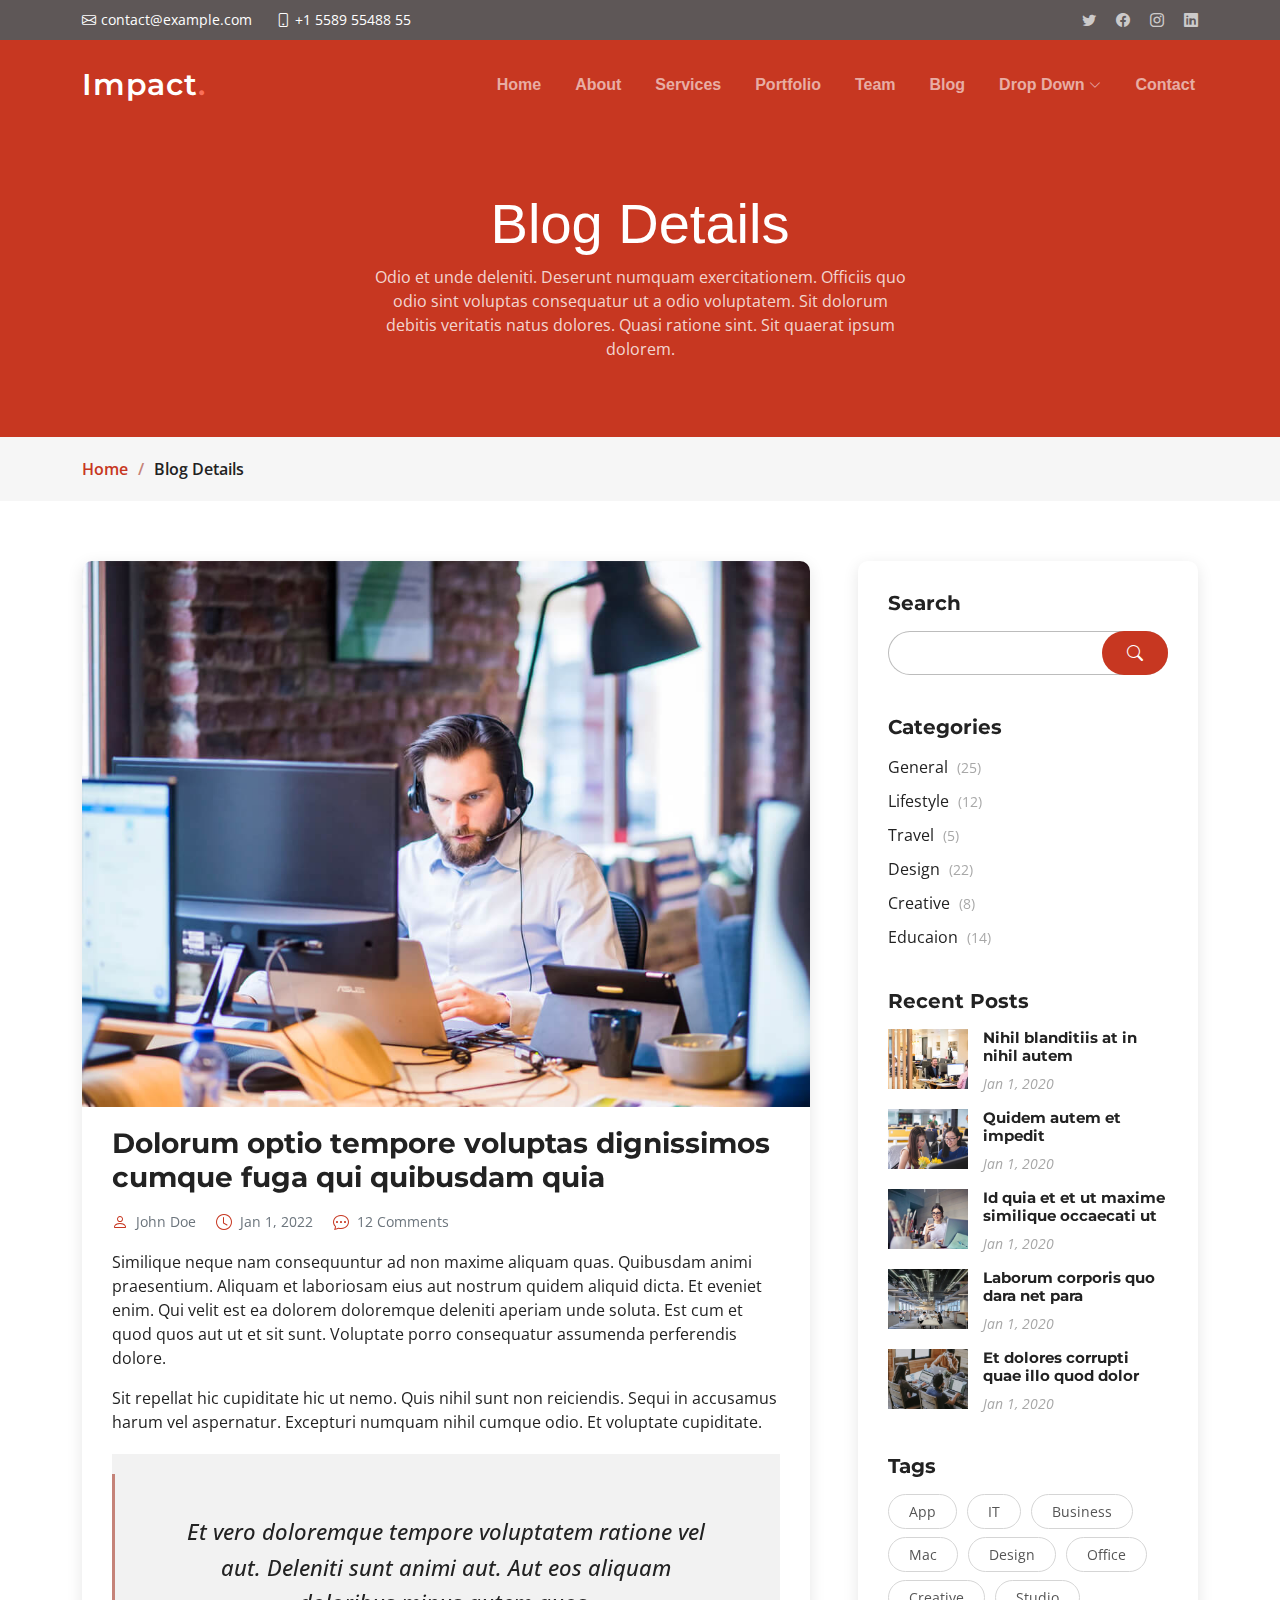
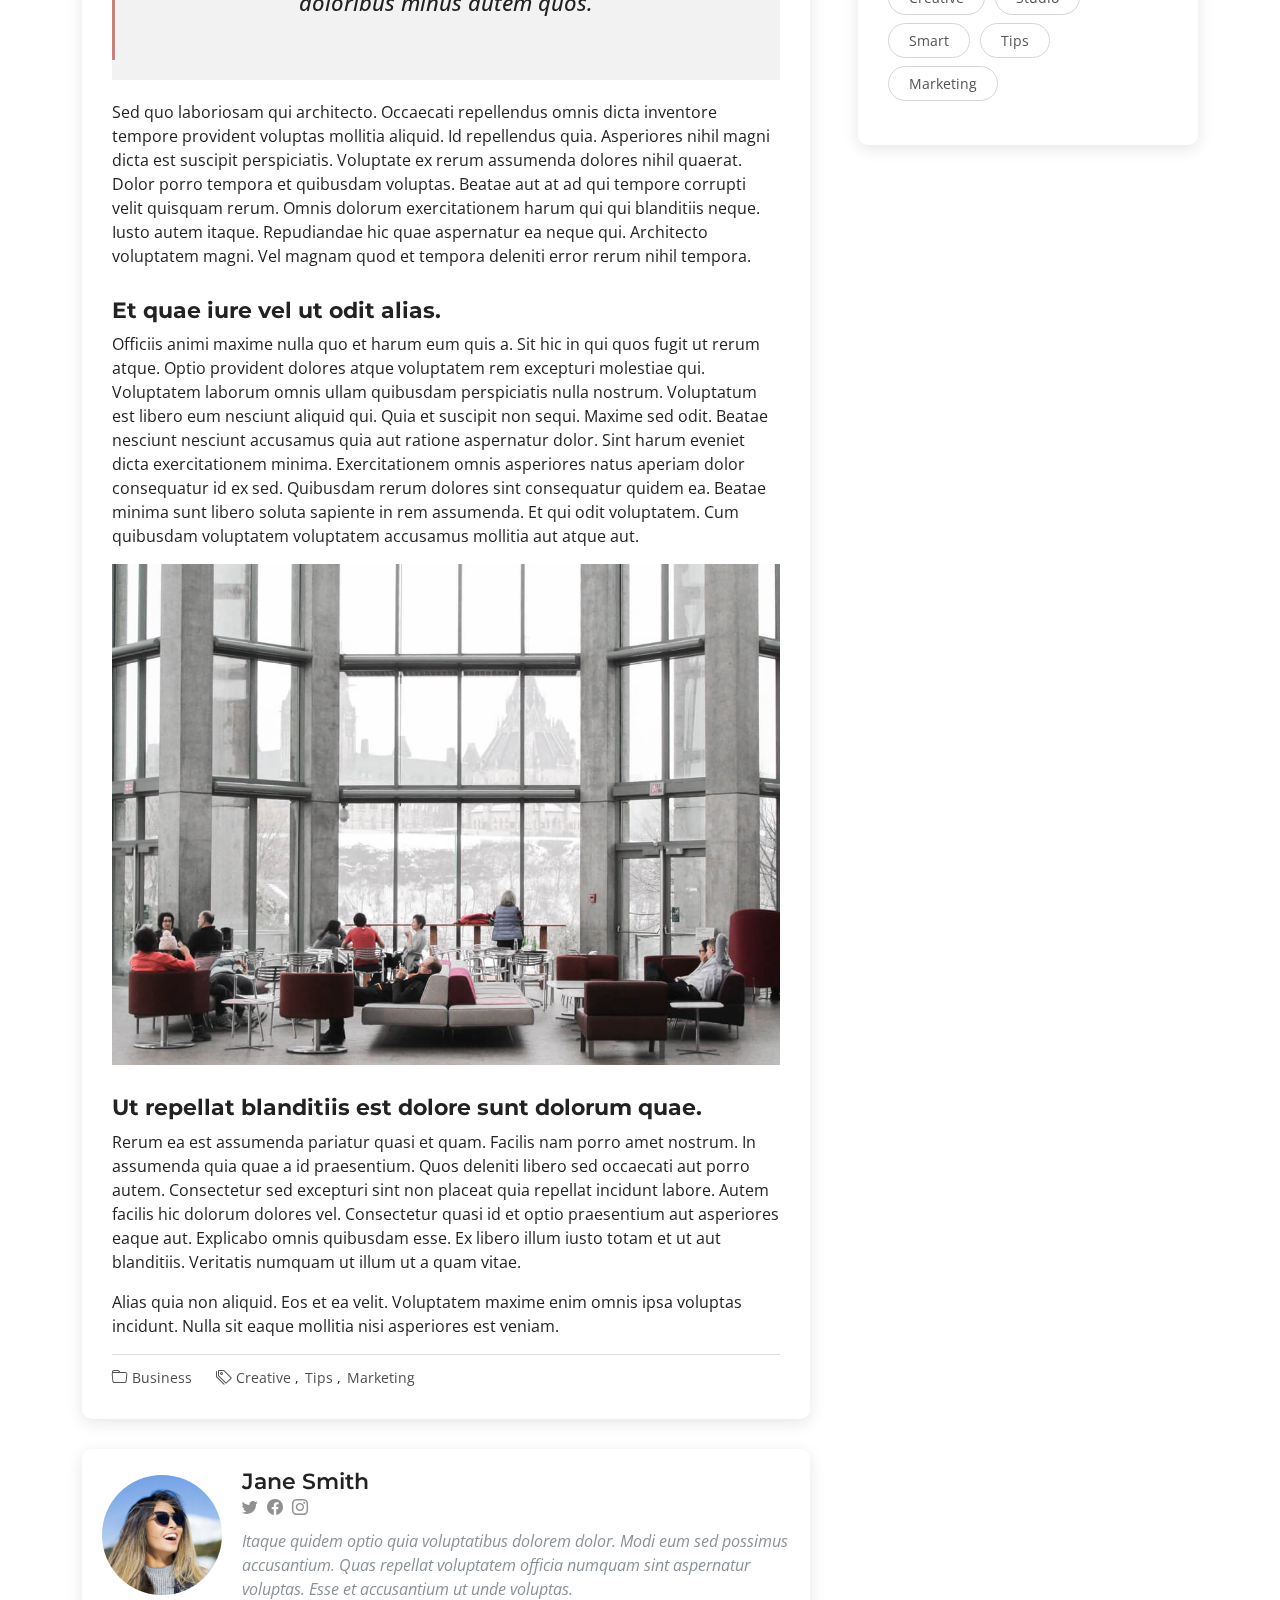
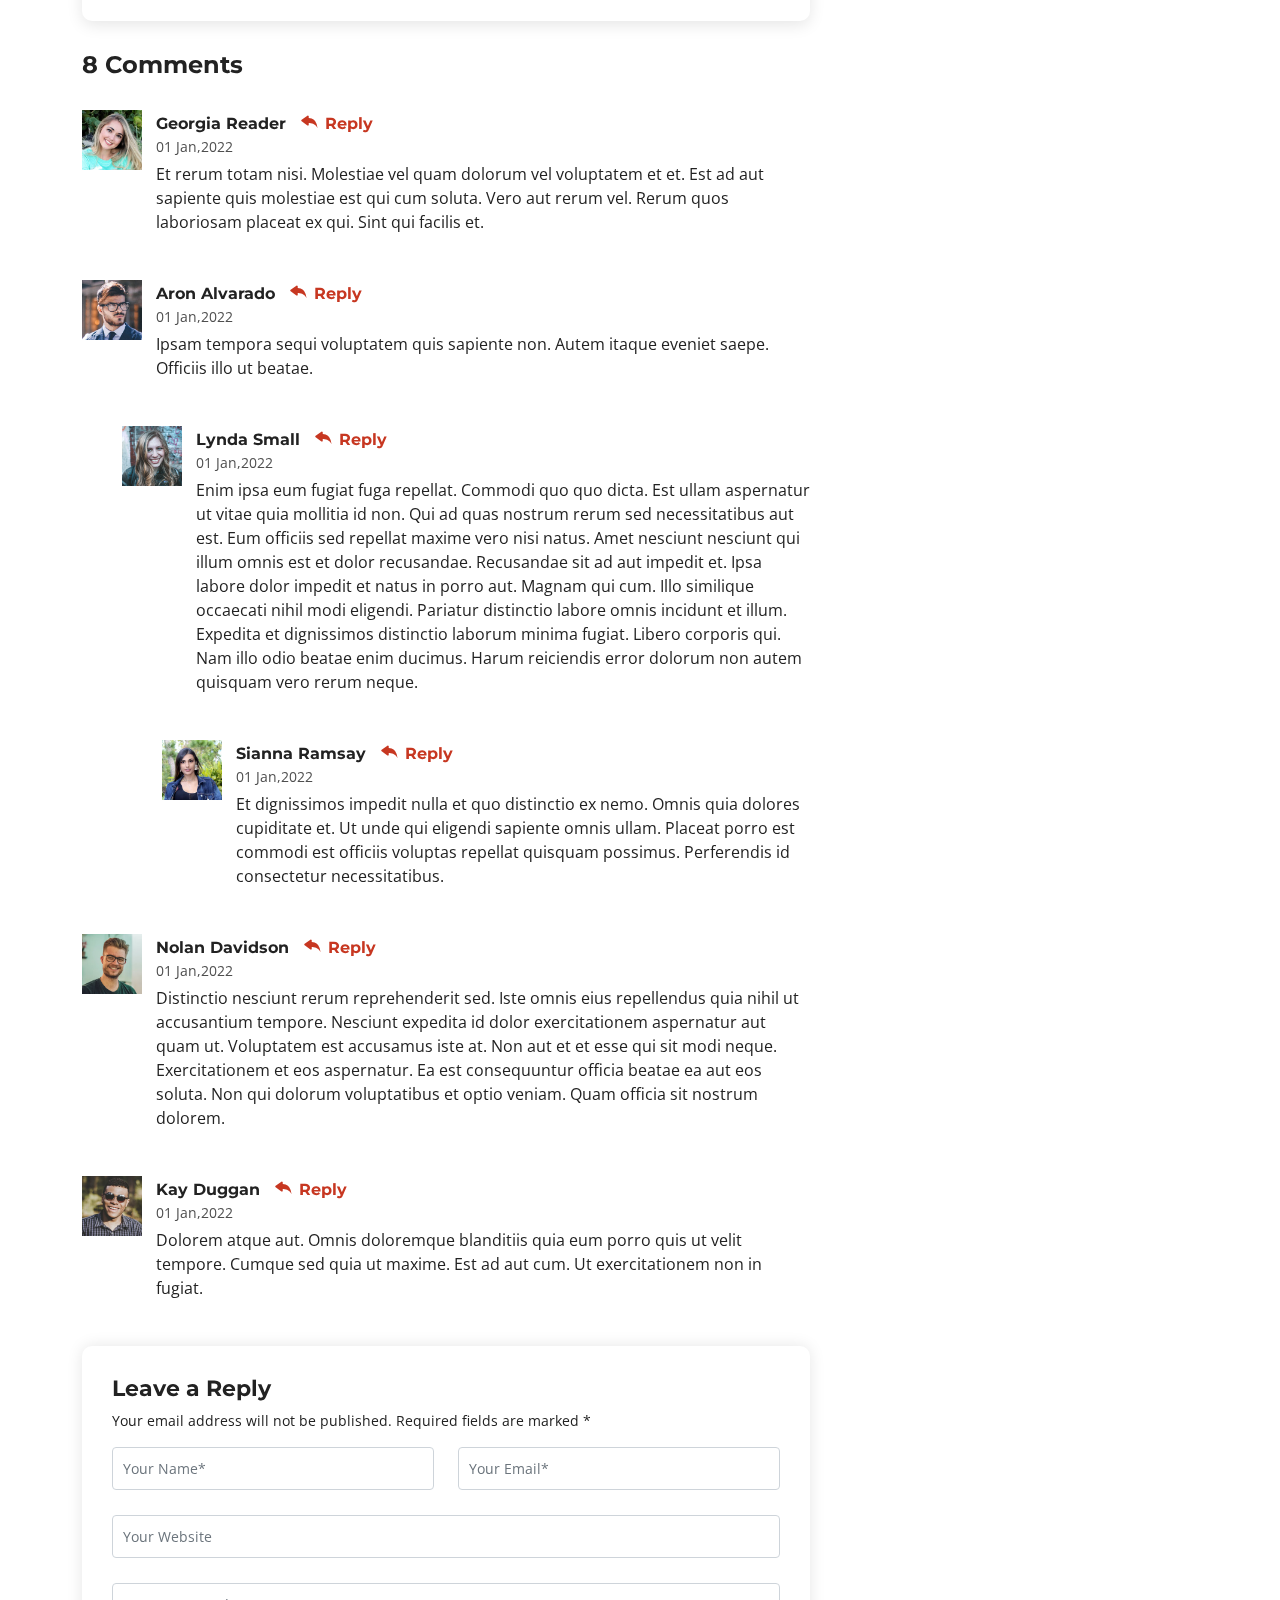
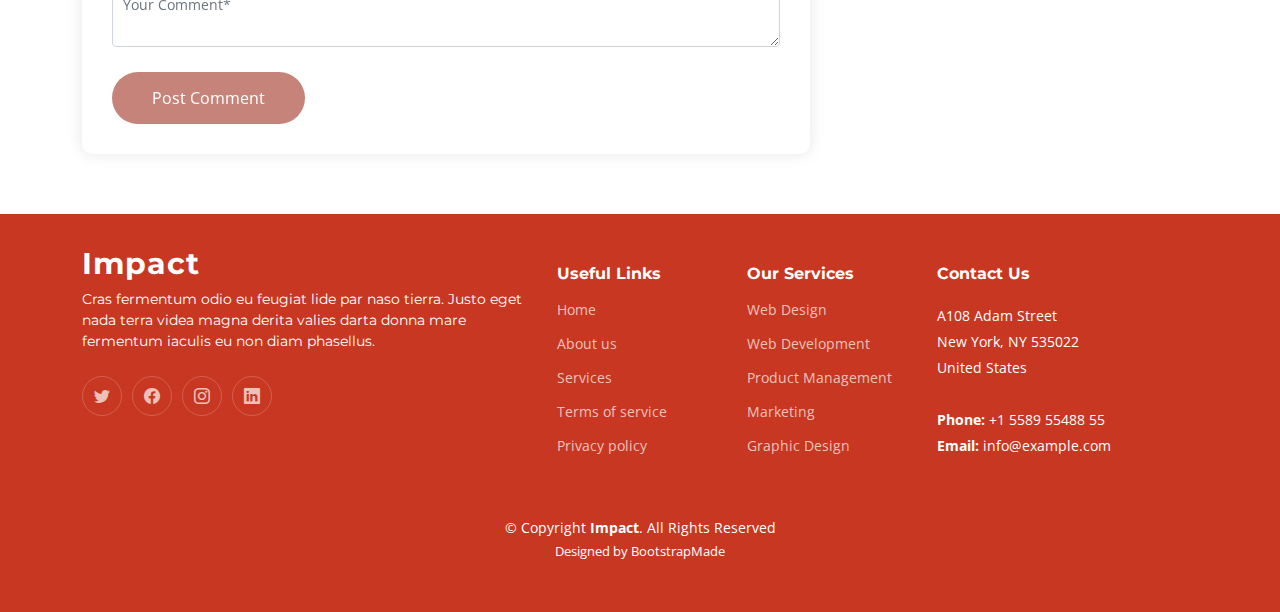
<file: src/blog-details.html>
<!DOCTYPE html>
<html lang="en">

<head>
  <meta charset="utf-8">
  <meta content="width=device-width, initial-scale=1.0" name="viewport">

  <title>Impact Bootstrap Template - Blog Details</title>
  <meta content="" name="description">
  <meta content="" name="keywords">

  <!-- Favicons -->
  <link href="assets/img/favicon.png" rel="icon">
  <link href="assets/img/apple-touch-icon.png" rel="apple-touch-icon">

  <!-- Google Fonts -->
  <link rel="preconnect" href="https://fonts.googleapis.com">
  <link rel="preconnect" href="https://fonts.gstatic.com" crossorigin>
  <link href="https://fonts.googleapis.com/css2?family=Open+Sans:ital,wght@0,300;0,400;0,500;0,600;0,700;1,300;1,400;1,600;1,700&family=Montserrat:ital,wght@0,300;0,400;0,500;0,600;0,700;1,300;1,400;1,500;1,600;1,700&family=Raleway:ital,wght@0,300;0,400;0,500;0,600;0,700;1,300;1,400;1,500;1,600;1,700&display=swap" rel="stylesheet">

  <!-- Vendor CSS Files -->
  <link href="assets/vendor/bootstrap/css/bootstrap.min.css" rel="stylesheet">
  <link href="assets/vendor/bootstrap-icons/bootstrap-icons.css" rel="stylesheet">
  <link href="assets/vendor/aos/aos.css" rel="stylesheet">
  <link href="assets/vendor/glightbox/css/glightbox.min.css" rel="stylesheet">
  <link href="assets/vendor/swiper/swiper-bundle.min.css" rel="stylesheet">

  <!-- Template Main CSS File -->
  <link href="assets/css/main.css" rel="stylesheet">

  <!-- =======================================================
  * Template Name: Impact - v1.0.0
  * Template URL: https://bootstrapmade.com/impact-bootstrap-business-website-template/
  * Author: BootstrapMade.com
  * License: https://bootstrapmade.com/license/
  ======================================================== -->
</head>

<body>

  <!-- ======= Header ======= -->
  <section id="topbar" class="topbar d-flex align-items-center">
    <div class="container d-flex justify-content-center justify-content-md-between">
      <div class="contact-info d-flex align-items-center">
        <i class="bi bi-envelope d-flex align-items-center"><a href="mailto:contact@example.com">contact@example.com</a></i>
        <i class="bi bi-phone d-flex align-items-center ms-4"><span>+1 5589 55488 55</span></i>
      </div>
      <div class="social-links d-none d-md-flex align-items-center">
        <a href="#" class="twitter"><i class="bi bi-twitter"></i></a>
        <a href="#" class="facebook"><i class="bi bi-facebook"></i></a>
        <a href="#" class="instagram"><i class="bi bi-instagram"></i></a>
        <a href="#" class="linkedin"><i class="bi bi-linkedin"></i></i></a>
      </div>
    </div>
  </section><!-- End Top Bar -->

  <header id="header" class="header d-flex align-items-center">

    <div class="container-fluid container-xl d-flex align-items-center justify-content-between">
      <a href="index.html" class="logo d-flex align-items-center">
        <!-- Uncomment the line below if you also wish to use an image logo -->
        <!-- <img src="assets/img/logo.png" alt=""> -->
        <h1>Impact<span>.</span></h1>
      </a>
      <nav id="navbar" class="navbar">
        <ul>
          <li><a href="#hero">Home</a></li>
          <li><a href="#about">About</a></li>
          <li><a href="#services">Services</a></li>
          <li><a href="#portfolio">Portfolio</a></li>
          <li><a href="#team">Team</a></li>
          <li><a href="blog.html">Blog</a></li>
          <li class="dropdown"><a href="#"><span>Drop Down</span> <i class="bi bi-chevron-down dropdown-indicator"></i></a>
            <ul>
              <li><a href="#">Drop Down 1</a></li>
              <li class="dropdown"><a href="#"><span>Deep Drop Down</span> <i class="bi bi-chevron-down dropdown-indicator"></i></a>
                <ul>
                  <li><a href="#">Deep Drop Down 1</a></li>
                  <li><a href="#">Deep Drop Down 2</a></li>
                  <li><a href="#">Deep Drop Down 3</a></li>
                  <li><a href="#">Deep Drop Down 4</a></li>
                  <li><a href="#">Deep Drop Down 5</a></li>
                </ul>
              </li>
              <li><a href="#">Drop Down 2</a></li>
              <li><a href="#">Drop Down 3</a></li>
              <li><a href="#">Drop Down 4</a></li>
            </ul>
          </li>
          <li><a href="#contact">Contact</a></li>
        </ul>
      </nav><!-- .navbar -->

      <i class="mobile-nav-toggle mobile-nav-show bi bi-list"></i>
      <i class="mobile-nav-toggle mobile-nav-hide d-none bi bi-x"></i>

    </div>
  </header><!-- End Header -->
  <!-- End Header -->

  <main id="main">

    <!-- ======= Breadcrumbs ======= -->
    <div class="breadcrumbs">
      <div class="page-header d-flex align-items-center" style="background-image: url('');">
        <div class="container position-relative">
          <div class="row d-flex justify-content-center">
            <div class="col-lg-6 text-center">
              <h2>Blog Details</h2>
              <p>Odio et unde deleniti. Deserunt numquam exercitationem. Officiis quo odio sint voluptas consequatur ut a odio voluptatem. Sit dolorum debitis veritatis natus dolores. Quasi ratione sint. Sit quaerat ipsum dolorem.</p>
            </div>
          </div>
        </div>
      </div>
      <nav>
        <div class="container">
          <ol>
            <li><a href="index.html">Home</a></li>
            <li>Blog Details</li>
          </ol>
        </div>
      </nav>
    </div><!-- End Breadcrumbs -->

    <!-- ======= Blog Details Section ======= -->
    <section id="blog" class="blog">
      <div class="container" data-aos="fade-up">

        <div class="row g-5">

          <div class="col-lg-8">

            <article class="blog-details">

              <div class="post-img">
                <img src="assets/img/blog/blog-1.jpg" alt="" class="img-fluid">
              </div>

              <h2 class="title">Dolorum optio tempore voluptas dignissimos cumque fuga qui quibusdam quia</h2>

              <div class="meta-top">
                <ul>
                  <li class="d-flex align-items-center"><i class="bi bi-person"></i> <a href="blog-details.html">John Doe</a></li>
                  <li class="d-flex align-items-center"><i class="bi bi-clock"></i> <a href="blog-details.html"><time datetime="2020-01-01">Jan 1, 2022</time></a></li>
                  <li class="d-flex align-items-center"><i class="bi bi-chat-dots"></i> <a href="blog-details.html">12 Comments</a></li>
                </ul>
              </div><!-- End meta top -->

              <div class="content">
                <p>
                  Similique neque nam consequuntur ad non maxime aliquam quas. Quibusdam animi praesentium. Aliquam et laboriosam eius aut nostrum quidem aliquid dicta.
                  Et eveniet enim. Qui velit est ea dolorem doloremque deleniti aperiam unde soluta. Est cum et quod quos aut ut et sit sunt. Voluptate porro consequatur assumenda perferendis dolore.
                </p>

                <p>
                  Sit repellat hic cupiditate hic ut nemo. Quis nihil sunt non reiciendis. Sequi in accusamus harum vel aspernatur. Excepturi numquam nihil cumque odio. Et voluptate cupiditate.
                </p>

                <blockquote>
                  <p>
                    Et vero doloremque tempore voluptatem ratione vel aut. Deleniti sunt animi aut. Aut eos aliquam doloribus minus autem quos.
                  </p>
                </blockquote>

                <p>
                  Sed quo laboriosam qui architecto. Occaecati repellendus omnis dicta inventore tempore provident voluptas mollitia aliquid. Id repellendus quia. Asperiores nihil magni dicta est suscipit perspiciatis. Voluptate ex rerum assumenda dolores nihil quaerat.
                  Dolor porro tempora et quibusdam voluptas. Beatae aut at ad qui tempore corrupti velit quisquam rerum. Omnis dolorum exercitationem harum qui qui blanditiis neque.
                  Iusto autem itaque. Repudiandae hic quae aspernatur ea neque qui. Architecto voluptatem magni. Vel magnam quod et tempora deleniti error rerum nihil tempora.
                </p>

                <h3>Et quae iure vel ut odit alias.</h3>
                <p>
                  Officiis animi maxime nulla quo et harum eum quis a. Sit hic in qui quos fugit ut rerum atque. Optio provident dolores atque voluptatem rem excepturi molestiae qui. Voluptatem laborum omnis ullam quibusdam perspiciatis nulla nostrum. Voluptatum est libero eum nesciunt aliquid qui.
                  Quia et suscipit non sequi. Maxime sed odit. Beatae nesciunt nesciunt accusamus quia aut ratione aspernatur dolor. Sint harum eveniet dicta exercitationem minima. Exercitationem omnis asperiores natus aperiam dolor consequatur id ex sed. Quibusdam rerum dolores sint consequatur quidem ea.
                  Beatae minima sunt libero soluta sapiente in rem assumenda. Et qui odit voluptatem. Cum quibusdam voluptatem voluptatem accusamus mollitia aut atque aut.
                </p>
                <img src="assets/img/blog/blog-inside-post.jpg" class="img-fluid" alt="">

                <h3>Ut repellat blanditiis est dolore sunt dolorum quae.</h3>
                <p>
                  Rerum ea est assumenda pariatur quasi et quam. Facilis nam porro amet nostrum. In assumenda quia quae a id praesentium. Quos deleniti libero sed occaecati aut porro autem. Consectetur sed excepturi sint non placeat quia repellat incidunt labore. Autem facilis hic dolorum dolores vel.
                  Consectetur quasi id et optio praesentium aut asperiores eaque aut. Explicabo omnis quibusdam esse. Ex libero illum iusto totam et ut aut blanditiis. Veritatis numquam ut illum ut a quam vitae.
                </p>
                <p>
                  Alias quia non aliquid. Eos et ea velit. Voluptatem maxime enim omnis ipsa voluptas incidunt. Nulla sit eaque mollitia nisi asperiores est veniam.
                </p>

              </div><!-- End post content -->

              <div class="meta-bottom">
                <i class="bi bi-folder"></i>
                <ul class="cats">
                  <li><a href="#">Business</a></li>
                </ul>

                <i class="bi bi-tags"></i>
                <ul class="tags">
                  <li><a href="#">Creative</a></li>
                  <li><a href="#">Tips</a></li>
                  <li><a href="#">Marketing</a></li>
                </ul>
              </div><!-- End meta bottom -->

            </article><!-- End blog post -->

            <div class="post-author d-flex align-items-center">
              <img src="assets/img/blog/blog-author.jpg" class="rounded-circle flex-shrink-0" alt="">
              <div>
                <h4>Jane Smith</h4>
                <div class="social-links">
                  <a href="https://twitters.com/#"><i class="bi bi-twitter"></i></a>
                  <a href="https://facebook.com/#"><i class="bi bi-facebook"></i></a>
                  <a href="https://instagram.com/#"><i class="biu bi-instagram"></i></a>
                </div>
                <p>
                  Itaque quidem optio quia voluptatibus dolorem dolor. Modi eum sed possimus accusantium. Quas repellat voluptatem officia numquam sint aspernatur voluptas. Esse et accusantium ut unde voluptas.
                </p>
              </div>
            </div><!-- End post author -->

            <div class="comments">

              <h4 class="comments-count">8 Comments</h4>

              <div id="comment-1" class="comment">
                <div class="d-flex">
                  <div class="comment-img"><img src="assets/img/blog/comments-1.jpg" alt=""></div>
                  <div>
                    <h5><a href="">Georgia Reader</a> <a href="#" class="reply"><i class="bi bi-reply-fill"></i> Reply</a></h5>
                    <time datetime="2020-01-01">01 Jan,2022</time>
                    <p>
                      Et rerum totam nisi. Molestiae vel quam dolorum vel voluptatem et et. Est ad aut sapiente quis molestiae est qui cum soluta.
                      Vero aut rerum vel. Rerum quos laboriosam placeat ex qui. Sint qui facilis et.
                    </p>
                  </div>
                </div>
              </div><!-- End comment #1 -->

              <div id="comment-2" class="comment">
                <div class="d-flex">
                  <div class="comment-img"><img src="assets/img/blog/comments-2.jpg" alt=""></div>
                  <div>
                    <h5><a href="">Aron Alvarado</a> <a href="#" class="reply"><i class="bi bi-reply-fill"></i> Reply</a></h5>
                    <time datetime="2020-01-01">01 Jan,2022</time>
                    <p>
                      Ipsam tempora sequi voluptatem quis sapiente non. Autem itaque eveniet saepe. Officiis illo ut beatae.
                    </p>
                  </div>
                </div>

                <div id="comment-reply-1" class="comment comment-reply">
                  <div class="d-flex">
                    <div class="comment-img"><img src="assets/img/blog/comments-3.jpg" alt=""></div>
                    <div>
                      <h5><a href="">Lynda Small</a> <a href="#" class="reply"><i class="bi bi-reply-fill"></i> Reply</a></h5>
                      <time datetime="2020-01-01">01 Jan,2022</time>
                      <p>
                        Enim ipsa eum fugiat fuga repellat. Commodi quo quo dicta. Est ullam aspernatur ut vitae quia mollitia id non. Qui ad quas nostrum rerum sed necessitatibus aut est. Eum officiis sed repellat maxime vero nisi natus. Amet nesciunt nesciunt qui illum omnis est et dolor recusandae.

                        Recusandae sit ad aut impedit et. Ipsa labore dolor impedit et natus in porro aut. Magnam qui cum. Illo similique occaecati nihil modi eligendi. Pariatur distinctio labore omnis incidunt et illum. Expedita et dignissimos distinctio laborum minima fugiat.

                        Libero corporis qui. Nam illo odio beatae enim ducimus. Harum reiciendis error dolorum non autem quisquam vero rerum neque.
                      </p>
                    </div>
                  </div>

                  <div id="comment-reply-2" class="comment comment-reply">
                    <div class="d-flex">
                      <div class="comment-img"><img src="assets/img/blog/comments-4.jpg" alt=""></div>
                      <div>
                        <h5><a href="">Sianna Ramsay</a> <a href="#" class="reply"><i class="bi bi-reply-fill"></i> Reply</a></h5>
                        <time datetime="2020-01-01">01 Jan,2022</time>
                        <p>
                          Et dignissimos impedit nulla et quo distinctio ex nemo. Omnis quia dolores cupiditate et. Ut unde qui eligendi sapiente omnis ullam. Placeat porro est commodi est officiis voluptas repellat quisquam possimus. Perferendis id consectetur necessitatibus.
                        </p>
                      </div>
                    </div>

                  </div><!-- End comment reply #2-->

                </div><!-- End comment reply #1-->

              </div><!-- End comment #2-->

              <div id="comment-3" class="comment">
                <div class="d-flex">
                  <div class="comment-img"><img src="assets/img/blog/comments-5.jpg" alt=""></div>
                  <div>
                    <h5><a href="">Nolan Davidson</a> <a href="#" class="reply"><i class="bi bi-reply-fill"></i> Reply</a></h5>
                    <time datetime="2020-01-01">01 Jan,2022</time>
                    <p>
                      Distinctio nesciunt rerum reprehenderit sed. Iste omnis eius repellendus quia nihil ut accusantium tempore. Nesciunt expedita id dolor exercitationem aspernatur aut quam ut. Voluptatem est accusamus iste at.
                      Non aut et et esse qui sit modi neque. Exercitationem et eos aspernatur. Ea est consequuntur officia beatae ea aut eos soluta. Non qui dolorum voluptatibus et optio veniam. Quam officia sit nostrum dolorem.
                    </p>
                  </div>
                </div>

              </div><!-- End comment #3 -->

              <div id="comment-4" class="comment">
                <div class="d-flex">
                  <div class="comment-img"><img src="assets/img/blog/comments-6.jpg" alt=""></div>
                  <div>
                    <h5><a href="">Kay Duggan</a> <a href="#" class="reply"><i class="bi bi-reply-fill"></i> Reply</a></h5>
                    <time datetime="2020-01-01">01 Jan,2022</time>
                    <p>
                      Dolorem atque aut. Omnis doloremque blanditiis quia eum porro quis ut velit tempore. Cumque sed quia ut maxime. Est ad aut cum. Ut exercitationem non in fugiat.
                    </p>
                  </div>
                </div>

              </div><!-- End comment #4 -->

              <div class="reply-form">

                <h4>Leave a Reply</h4>
                <p>Your email address will not be published. Required fields are marked * </p>
                <form action="">
                  <div class="row">
                    <div class="col-md-6 form-group">
                      <input name="name" type="text" class="form-control" placeholder="Your Name*">
                    </div>
                    <div class="col-md-6 form-group">
                      <input name="email" type="text" class="form-control" placeholder="Your Email*">
                    </div>
                  </div>
                  <div class="row">
                    <div class="col form-group">
                      <input name="website" type="text" class="form-control" placeholder="Your Website">
                    </div>
                  </div>
                  <div class="row">
                    <div class="col form-group">
                      <textarea name="comment" class="form-control" placeholder="Your Comment*"></textarea>
                    </div>
                  </div>
                  <button type="submit" class="btn btn-primary">Post Comment</button>

                </form>

              </div>

            </div><!-- End blog comments -->

          </div>

          <div class="col-lg-4">

            <div class="sidebar">

              <div class="sidebar-item search-form">
                <h3 class="sidebar-title">Search</h3>
                <form action="" class="mt-3">
                  <input type="text">
                  <button type="submit"><i class="bi bi-search"></i></button>
                </form>
              </div><!-- End sidebar search formn-->

              <div class="sidebar-item categories">
                <h3 class="sidebar-title">Categories</h3>
                <ul class="mt-3">
                  <li><a href="#">General <span>(25)</span></a></li>
                  <li><a href="#">Lifestyle <span>(12)</span></a></li>
                  <li><a href="#">Travel <span>(5)</span></a></li>
                  <li><a href="#">Design <span>(22)</span></a></li>
                  <li><a href="#">Creative <span>(8)</span></a></li>
                  <li><a href="#">Educaion <span>(14)</span></a></li>
                </ul>
              </div><!-- End sidebar categories-->

              <div class="sidebar-item recent-posts">
                <h3 class="sidebar-title">Recent Posts</h3>

                <div class="mt-3">

                  <div class="post-item mt-3">
                    <img src="assets/img/blog/blog-recent-1.jpg" alt="">
                    <div>
                      <h4><a href="blog-details.html">Nihil blanditiis at in nihil autem</a></h4>
                      <time datetime="2020-01-01">Jan 1, 2020</time>
                    </div>
                  </div><!-- End recent post item-->

                  <div class="post-item">
                    <img src="assets/img/blog/blog-recent-2.jpg" alt="">
                    <div>
                      <h4><a href="blog-details.html">Quidem autem et impedit</a></h4>
                      <time datetime="2020-01-01">Jan 1, 2020</time>
                    </div>
                  </div><!-- End recent post item-->

                  <div class="post-item">
                    <img src="assets/img/blog/blog-recent-3.jpg" alt="">
                    <div>
                      <h4><a href="blog-details.html">Id quia et et ut maxime similique occaecati ut</a></h4>
                      <time datetime="2020-01-01">Jan 1, 2020</time>
                    </div>
                  </div><!-- End recent post item-->

                  <div class="post-item">
                    <img src="assets/img/blog/blog-recent-4.jpg" alt="">
                    <div>
                      <h4><a href="blog-details.html">Laborum corporis quo dara net para</a></h4>
                      <time datetime="2020-01-01">Jan 1, 2020</time>
                    </div>
                  </div><!-- End recent post item-->

                  <div class="post-item">
                    <img src="assets/img/blog/blog-recent-5.jpg" alt="">
                    <div>
                      <h4><a href="blog-details.html">Et dolores corrupti quae illo quod dolor</a></h4>
                      <time datetime="2020-01-01">Jan 1, 2020</time>
                    </div>
                  </div><!-- End recent post item-->

                </div>

              </div><!-- End sidebar recent posts-->

              <div class="sidebar-item tags">
                <h3 class="sidebar-title">Tags</h3>
                <ul class="mt-3">
                  <li><a href="#">App</a></li>
                  <li><a href="#">IT</a></li>
                  <li><a href="#">Business</a></li>
                  <li><a href="#">Mac</a></li>
                  <li><a href="#">Design</a></li>
                  <li><a href="#">Office</a></li>
                  <li><a href="#">Creative</a></li>
                  <li><a href="#">Studio</a></li>
                  <li><a href="#">Smart</a></li>
                  <li><a href="#">Tips</a></li>
                  <li><a href="#">Marketing</a></li>
                </ul>
              </div><!-- End sidebar tags-->

            </div><!-- End Blog Sidebar -->

          </div>
        </div>

      </div>
    </section><!-- End Blog Details Section -->

  </main><!-- End #main -->

  <!-- ======= Footer ======= -->
  <footer id="footer" class="footer">

    <div class="container">
      <div class="row gy-4">
        <div class="col-lg-5 col-md-12 footer-info">
          <a href="index.html" class="logo d-flex align-items-center">
            <span>Impact</span>
          </a>
          <p>Cras fermentum odio eu feugiat lide par naso tierra. Justo eget nada terra videa magna derita valies darta donna mare fermentum iaculis eu non diam phasellus.</p>
          <div class="social-links d-flex mt-4">
            <a href="#" class="twitter"><i class="bi bi-twitter"></i></a>
            <a href="#" class="facebook"><i class="bi bi-facebook"></i></a>
            <a href="#" class="instagram"><i class="bi bi-instagram"></i></a>
            <a href="#" class="linkedin"><i class="bi bi-linkedin"></i></a>
          </div>
        </div>

        <div class="col-lg-2 col-6 footer-links">
          <h4>Useful Links</h4>
          <ul>
            <li><a href="#">Home</a></li>
            <li><a href="#">About us</a></li>
            <li><a href="#">Services</a></li>
            <li><a href="#">Terms of service</a></li>
            <li><a href="#">Privacy policy</a></li>
          </ul>
        </div>

        <div class="col-lg-2 col-6 footer-links">
          <h4>Our Services</h4>
          <ul>
            <li><a href="#">Web Design</a></li>
            <li><a href="#">Web Development</a></li>
            <li><a href="#">Product Management</a></li>
            <li><a href="#">Marketing</a></li>
            <li><a href="#">Graphic Design</a></li>
          </ul>
        </div>

        <div class="col-lg-3 col-md-12 footer-contact text-center text-md-start">
          <h4>Contact Us</h4>
          <p>
            A108 Adam Street <br>
            New York, NY 535022<br>
            United States <br><br>
            <strong>Phone:</strong> +1 5589 55488 55<br>
            <strong>Email:</strong> info@example.com<br>
          </p>

        </div>

      </div>
    </div>

    <div class="container mt-4">
      <div class="copyright">
        &copy; Copyright <strong><span>Impact</span></strong>. All Rights Reserved
      </div>
      <div class="credits">
        <!-- All the links in the footer should remain intact. -->
        <!-- You can delete the links only if you purchased the pro version. -->
        <!-- Licensing information: https://bootstrapmade.com/license/ -->
        <!-- Purchase the pro version with working PHP/AJAX contact form: https://bootstrapmade.com/impact-bootstrap-business-website-template/ -->
        Designed by <a href="https://bootstrapmade.com/">BootstrapMade</a>
      </div>
    </div>

  </footer><!-- End Footer -->
  <!-- End Footer -->

  <a href="#" class="scroll-top d-flex align-items-center justify-content-center"><i class="bi bi-arrow-up-short"></i></a>

  <div id="preloader"></div>

  <!-- Vendor JS Files -->
  <script src="assets/vendor/bootstrap/js/bootstrap.bundle.min.js"></script>
  <script src="assets/vendor/aos/aos.js"></script>
  <script src="assets/vendor/glightbox/js/glightbox.min.js"></script>
  <script src="assets/vendor/purecounter/purecounter_vanilla.js"></script>
  <script src="assets/vendor/swiper/swiper-bundle.min.js"></script>
  <script src="assets/vendor/isotope-layout/isotope.pkgd.min.js"></script>
  <script src="assets/vendor/php-email-form/validate.js"></script>

  <!-- Template Main JS File -->
  <script src="assets/js/main.js"></script>

</body>

</html>
</file>
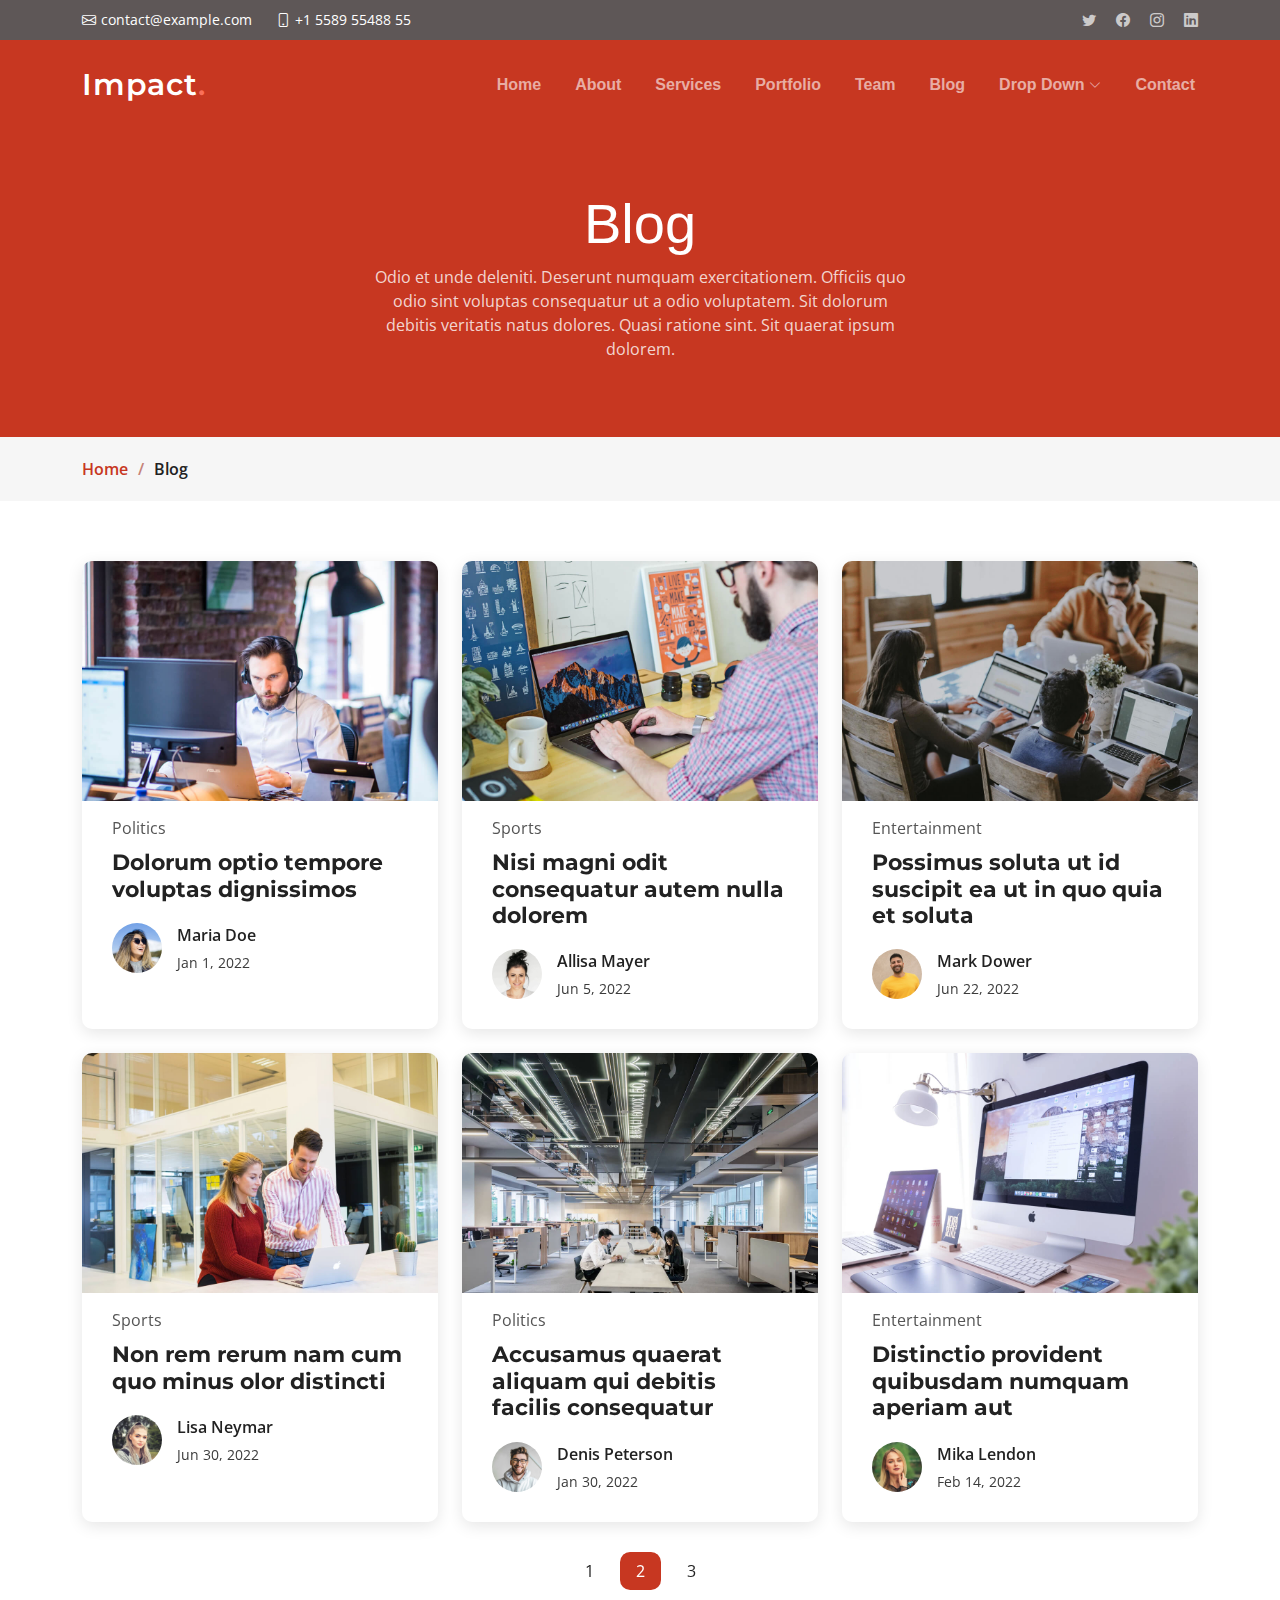
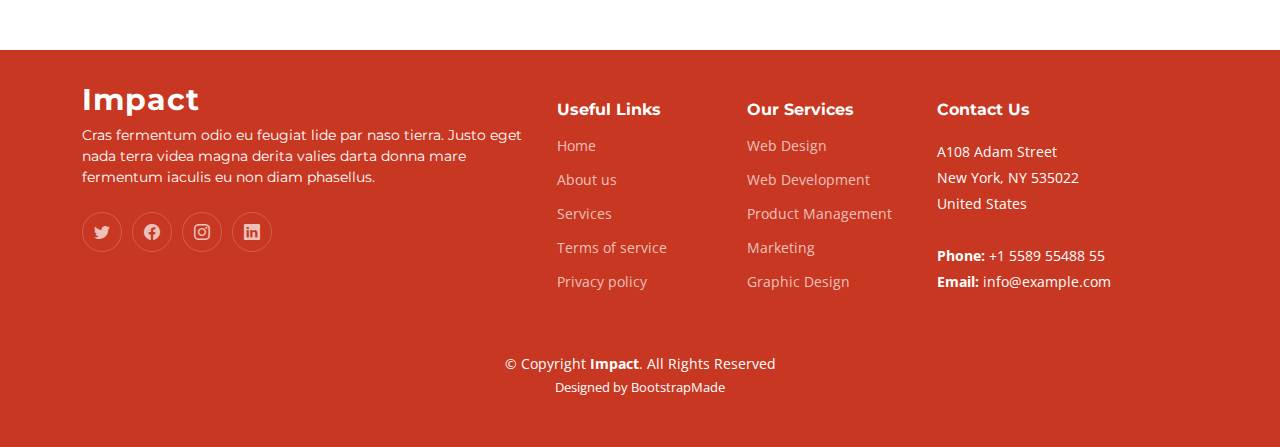
<file: src/blog.html>
<!DOCTYPE html>
<html lang="en">

<head>
  <meta charset="utf-8">
  <meta content="width=device-width, initial-scale=1.0" name="viewport">

  <title>Impact Bootstrap Template - Blog</title>
  <meta content="" name="description">
  <meta content="" name="keywords">

  <!-- Favicons -->
  <link href="assets/img/favicon.png" rel="icon">
  <link href="assets/img/apple-touch-icon.png" rel="apple-touch-icon">

  <!-- Google Fonts -->
  <link rel="preconnect" href="https://fonts.googleapis.com">
  <link rel="preconnect" href="https://fonts.gstatic.com" crossorigin>
  <link href="https://fonts.googleapis.com/css2?family=Open+Sans:ital,wght@0,300;0,400;0,500;0,600;0,700;1,300;1,400;1,600;1,700&family=Montserrat:ital,wght@0,300;0,400;0,500;0,600;0,700;1,300;1,400;1,500;1,600;1,700&family=Raleway:ital,wght@0,300;0,400;0,500;0,600;0,700;1,300;1,400;1,500;1,600;1,700&display=swap" rel="stylesheet">

  <!-- Vendor CSS Files -->
  <link href="assets/vendor/bootstrap/css/bootstrap.min.css" rel="stylesheet">
  <link href="assets/vendor/bootstrap-icons/bootstrap-icons.css" rel="stylesheet">
  <link href="assets/vendor/aos/aos.css" rel="stylesheet">
  <link href="assets/vendor/glightbox/css/glightbox.min.css" rel="stylesheet">
  <link href="assets/vendor/swiper/swiper-bundle.min.css" rel="stylesheet">

  <!-- Template Main CSS File -->
  <link href="assets/css/main.css" rel="stylesheet">

  <!-- =======================================================
  * Template Name: Impact - v1.0.0
  * Template URL: https://bootstrapmade.com/impact-bootstrap-business-website-template/
  * Author: BootstrapMade.com
  * License: https://bootstrapmade.com/license/
  ======================================================== -->
</head>

<body>

  <!-- ======= Header ======= -->
  <section id="topbar" class="topbar d-flex align-items-center">
    <div class="container d-flex justify-content-center justify-content-md-between">
      <div class="contact-info d-flex align-items-center">
        <i class="bi bi-envelope d-flex align-items-center"><a href="mailto:contact@example.com">contact@example.com</a></i>
        <i class="bi bi-phone d-flex align-items-center ms-4"><span>+1 5589 55488 55</span></i>
      </div>
      <div class="social-links d-none d-md-flex align-items-center">
        <a href="#" class="twitter"><i class="bi bi-twitter"></i></a>
        <a href="#" class="facebook"><i class="bi bi-facebook"></i></a>
        <a href="#" class="instagram"><i class="bi bi-instagram"></i></a>
        <a href="#" class="linkedin"><i class="bi bi-linkedin"></i></i></a>
      </div>
    </div>
  </section><!-- End Top Bar -->

  <header id="header" class="header d-flex align-items-center">

    <div class="container-fluid container-xl d-flex align-items-center justify-content-between">
      <a href="index.html" class="logo d-flex align-items-center">
        <!-- Uncomment the line below if you also wish to use an image logo -->
        <!-- <img src="assets/img/logo.png" alt=""> -->
        <h1>Impact<span>.</span></h1>
      </a>
      <nav id="navbar" class="navbar">
        <ul>
          <li><a href="#hero">Home</a></li>
          <li><a href="#about">About</a></li>
          <li><a href="#services">Services</a></li>
          <li><a href="#portfolio">Portfolio</a></li>
          <li><a href="#team">Team</a></li>
          <li><a href="blog.html">Blog</a></li>
          <li class="dropdown"><a href="#"><span>Drop Down</span> <i class="bi bi-chevron-down dropdown-indicator"></i></a>
            <ul>
              <li><a href="#">Drop Down 1</a></li>
              <li class="dropdown"><a href="#"><span>Deep Drop Down</span> <i class="bi bi-chevron-down dropdown-indicator"></i></a>
                <ul>
                  <li><a href="#">Deep Drop Down 1</a></li>
                  <li><a href="#">Deep Drop Down 2</a></li>
                  <li><a href="#">Deep Drop Down 3</a></li>
                  <li><a href="#">Deep Drop Down 4</a></li>
                  <li><a href="#">Deep Drop Down 5</a></li>
                </ul>
              </li>
              <li><a href="#">Drop Down 2</a></li>
              <li><a href="#">Drop Down 3</a></li>
              <li><a href="#">Drop Down 4</a></li>
            </ul>
          </li>
          <li><a href="#contact">Contact</a></li>
        </ul>
      </nav><!-- .navbar -->

      <i class="mobile-nav-toggle mobile-nav-show bi bi-list"></i>
      <i class="mobile-nav-toggle mobile-nav-hide d-none bi bi-x"></i>

    </div>
  </header><!-- End Header -->
  <!-- End Header -->

  <main id="main">

    <!-- ======= Breadcrumbs ======= -->
    <div class="breadcrumbs">
      <div class="page-header d-flex align-items-center" style="background-image: url('');">
        <div class="container position-relative">
          <div class="row d-flex justify-content-center">
            <div class="col-lg-6 text-center">
              <h2>Blog</h2>
              <p>Odio et unde deleniti. Deserunt numquam exercitationem. Officiis quo odio sint voluptas consequatur ut a odio voluptatem. Sit dolorum debitis veritatis natus dolores. Quasi ratione sint. Sit quaerat ipsum dolorem.</p>
            </div>
          </div>
        </div>
      </div>
      <nav>
        <div class="container">
          <ol>
            <li><a href="index.html">Home</a></li>
            <li>Blog</li>
          </ol>
        </div>
      </nav>
    </div><!-- End Breadcrumbs -->

    <!-- ======= Blog Section ======= -->
    <section id="blog" class="blog">
      <div class="container" data-aos="fade-up">

        <div class="row gy-4 posts-list">

          <div class="col-xl-4 col-md-6">
            <article>

              <div class="post-img">
                <img src="assets/img/blog/blog-1.jpg" alt="" class="img-fluid">
              </div>

              <p class="post-category">Politics</p>

              <h2 class="title">
                <a href="blog-details.html">Dolorum optio tempore voluptas dignissimos</a>
              </h2>

              <div class="d-flex align-items-center">
                <img src="assets/img/blog/blog-author.jpg" alt="" class="img-fluid post-author-img flex-shrink-0">
                <div class="post-meta">
                  <p class="post-author-list">Maria Doe</p>
                  <p class="post-date">
                    <time datetime="2022-01-01">Jan 1, 2022</time>
                  </p>
                </div>
              </div>

            </article>
          </div><!-- End post list item -->

          <div class="col-xl-4 col-md-6">
            <article>

              <div class="post-img">
                <img src="assets/img/blog/blog-2.jpg" alt="" class="img-fluid">
              </div>

              <p class="post-category">Sports</p>

              <h2 class="title">
                <a href="blog-details.html">Nisi magni odit consequatur autem nulla dolorem</a>
              </h2>

              <div class="d-flex align-items-center">
                <img src="assets/img/blog/blog-author-2.jpg" alt="" class="img-fluid post-author-img flex-shrink-0">
                <div class="post-meta">
                  <p class="post-author-list">Allisa Mayer</p>
                  <p class="post-date">
                    <time datetime="2022-01-01">Jun 5, 2022</time>
                  </p>
                </div>
              </div>

            </article>
          </div><!-- End post list item -->

          <div class="col-xl-4 col-md-6">
            <article>

              <div class="post-img">
                <img src="assets/img/blog/blog-3.jpg" alt="" class="img-fluid">
              </div>

              <p class="post-category">Entertainment</p>

              <h2 class="title">
                <a href="blog-details.html">Possimus soluta ut id suscipit ea ut in quo quia et soluta</a>
              </h2>

              <div class="d-flex align-items-center">
                <img src="assets/img/blog/blog-author-3.jpg" alt="" class="img-fluid post-author-img flex-shrink-0">
                <div class="post-meta">
                  <p class="post-author-list">Mark Dower</p>
                  <p class="post-date">
                    <time datetime="2022-01-01">Jun 22, 2022</time>
                  </p>
                </div>
              </div>

            </article>
          </div><!-- End post list item -->

          <div class="col-xl-4 col-md-6">
            <article>

              <div class="post-img">
                <img src="assets/img/blog/blog-4.jpg" alt="" class="img-fluid">
              </div>

              <p class="post-category">Sports</p>

              <h2 class="title">
                <a href="blog-details.html">Non rem rerum nam cum quo minus olor distincti</a>
              </h2>

              <div class="d-flex align-items-center">
                <img src="assets/img/blog/blog-author-4.jpg" alt="" class="img-fluid post-author-img flex-shrink-0">
                <div class="post-meta">
                  <p class="post-author-list">Lisa Neymar</p>
                  <p class="post-date">
                    <time datetime="2022-01-01">Jun 30, 2022</time>
                  </p>
                </div>
              </div>

            </article>
          </div><!-- End post list item -->

          <div class="col-xl-4 col-md-6">
            <article>

              <div class="post-img">
                <img src="assets/img/blog/blog-5.jpg" alt="" class="img-fluid">
              </div>

              <p class="post-category">Politics</p>

              <h2 class="title">
                <a href="blog-details.html">Accusamus quaerat aliquam qui debitis facilis consequatur</a>
              </h2>

              <div class="d-flex align-items-center">
                <img src="assets/img/blog/blog-author-5.jpg" alt="" class="img-fluid post-author-img flex-shrink-0">
                <div class="post-meta">
                  <p class="post-author-list">Denis Peterson</p>
                  <p class="post-date">
                    <time datetime="2022-01-01">Jan 30, 2022</time>
                  </p>
                </div>
              </div>

            </article>
          </div><!-- End post list item -->

          <div class="col-xl-4 col-md-6">
            <article>

              <div class="post-img">
                <img src="assets/img/blog/blog-6.jpg" alt="" class="img-fluid">
              </div>

              <p class="post-category">Entertainment</p>

              <h2 class="title">
                <a href="blog-details.html">Distinctio provident quibusdam numquam aperiam aut</a>
              </h2>

              <div class="d-flex align-items-center">
                <img src="assets/img/blog/blog-author-6.jpg" alt="" class="img-fluid post-author-img flex-shrink-0">
                <div class="post-meta">
                  <p class="post-author-list">Mika Lendon</p>
                  <p class="post-date">
                    <time datetime="2022-01-01">Feb 14, 2022</time>
                  </p>
                </div>
              </div>

            </article>
          </div><!-- End post list item -->

        </div><!-- End blog posts list -->

        <div class="blog-pagination">
          <ul class="justify-content-center">
            <li><a href="#">1</a></li>
            <li class="active"><a href="#">2</a></li>
            <li><a href="#">3</a></li>
          </ul>
        </div><!-- End blog pagination -->

      </div>
    </section><!-- End Blog Section -->

  </main><!-- End #main -->

  <!-- ======= Footer ======= -->
  <footer id="footer" class="footer">

    <div class="container">
      <div class="row gy-4">
        <div class="col-lg-5 col-md-12 footer-info">
          <a href="index.html" class="logo d-flex align-items-center">
            <span>Impact</span>
          </a>
          <p>Cras fermentum odio eu feugiat lide par naso tierra. Justo eget nada terra videa magna derita valies darta donna mare fermentum iaculis eu non diam phasellus.</p>
          <div class="social-links d-flex mt-4">
            <a href="#" class="twitter"><i class="bi bi-twitter"></i></a>
            <a href="#" class="facebook"><i class="bi bi-facebook"></i></a>
            <a href="#" class="instagram"><i class="bi bi-instagram"></i></a>
            <a href="#" class="linkedin"><i class="bi bi-linkedin"></i></a>
          </div>
        </div>

        <div class="col-lg-2 col-6 footer-links">
          <h4>Useful Links</h4>
          <ul>
            <li><a href="#">Home</a></li>
            <li><a href="#">About us</a></li>
            <li><a href="#">Services</a></li>
            <li><a href="#">Terms of service</a></li>
            <li><a href="#">Privacy policy</a></li>
          </ul>
        </div>

        <div class="col-lg-2 col-6 footer-links">
          <h4>Our Services</h4>
          <ul>
            <li><a href="#">Web Design</a></li>
            <li><a href="#">Web Development</a></li>
            <li><a href="#">Product Management</a></li>
            <li><a href="#">Marketing</a></li>
            <li><a href="#">Graphic Design</a></li>
          </ul>
        </div>

        <div class="col-lg-3 col-md-12 footer-contact text-center text-md-start">
          <h4>Contact Us</h4>
          <p>
            A108 Adam Street <br>
            New York, NY 535022<br>
            United States <br><br>
            <strong>Phone:</strong> +1 5589 55488 55<br>
            <strong>Email:</strong> info@example.com<br>
          </p>

        </div>

      </div>
    </div>

    <div class="container mt-4">
      <div class="copyright">
        &copy; Copyright <strong><span>Impact</span></strong>. All Rights Reserved
      </div>
      <div class="credits">
        <!-- All the links in the footer should remain intact. -->
        <!-- You can delete the links only if you purchased the pro version. -->
        <!-- Licensing information: https://bootstrapmade.com/license/ -->
        <!-- Purchase the pro version with working PHP/AJAX contact form: https://bootstrapmade.com/impact-bootstrap-business-website-template/ -->
        Designed by <a href="https://bootstrapmade.com/">BootstrapMade</a>
      </div>
    </div>

  </footer><!-- End Footer -->
  <!-- End Footer -->

  <a href="#" class="scroll-top d-flex align-items-center justify-content-center"><i class="bi bi-arrow-up-short"></i></a>

  <div id="preloader"></div>

  <!-- Vendor JS Files -->
  <script src="assets/vendor/bootstrap/js/bootstrap.bundle.min.js"></script>
  <script src="assets/vendor/aos/aos.js"></script>
  <script src="assets/vendor/glightbox/js/glightbox.min.js"></script>
  <script src="assets/vendor/purecounter/purecounter_vanilla.js"></script>
  <script src="assets/vendor/swiper/swiper-bundle.min.js"></script>
  <script src="assets/vendor/isotope-layout/isotope.pkgd.min.js"></script>
  <script src="assets/vendor/php-email-form/validate.js"></script>

  <!-- Template Main JS File -->
  <script src="assets/js/main.js"></script>

</body>

</html>
</file>
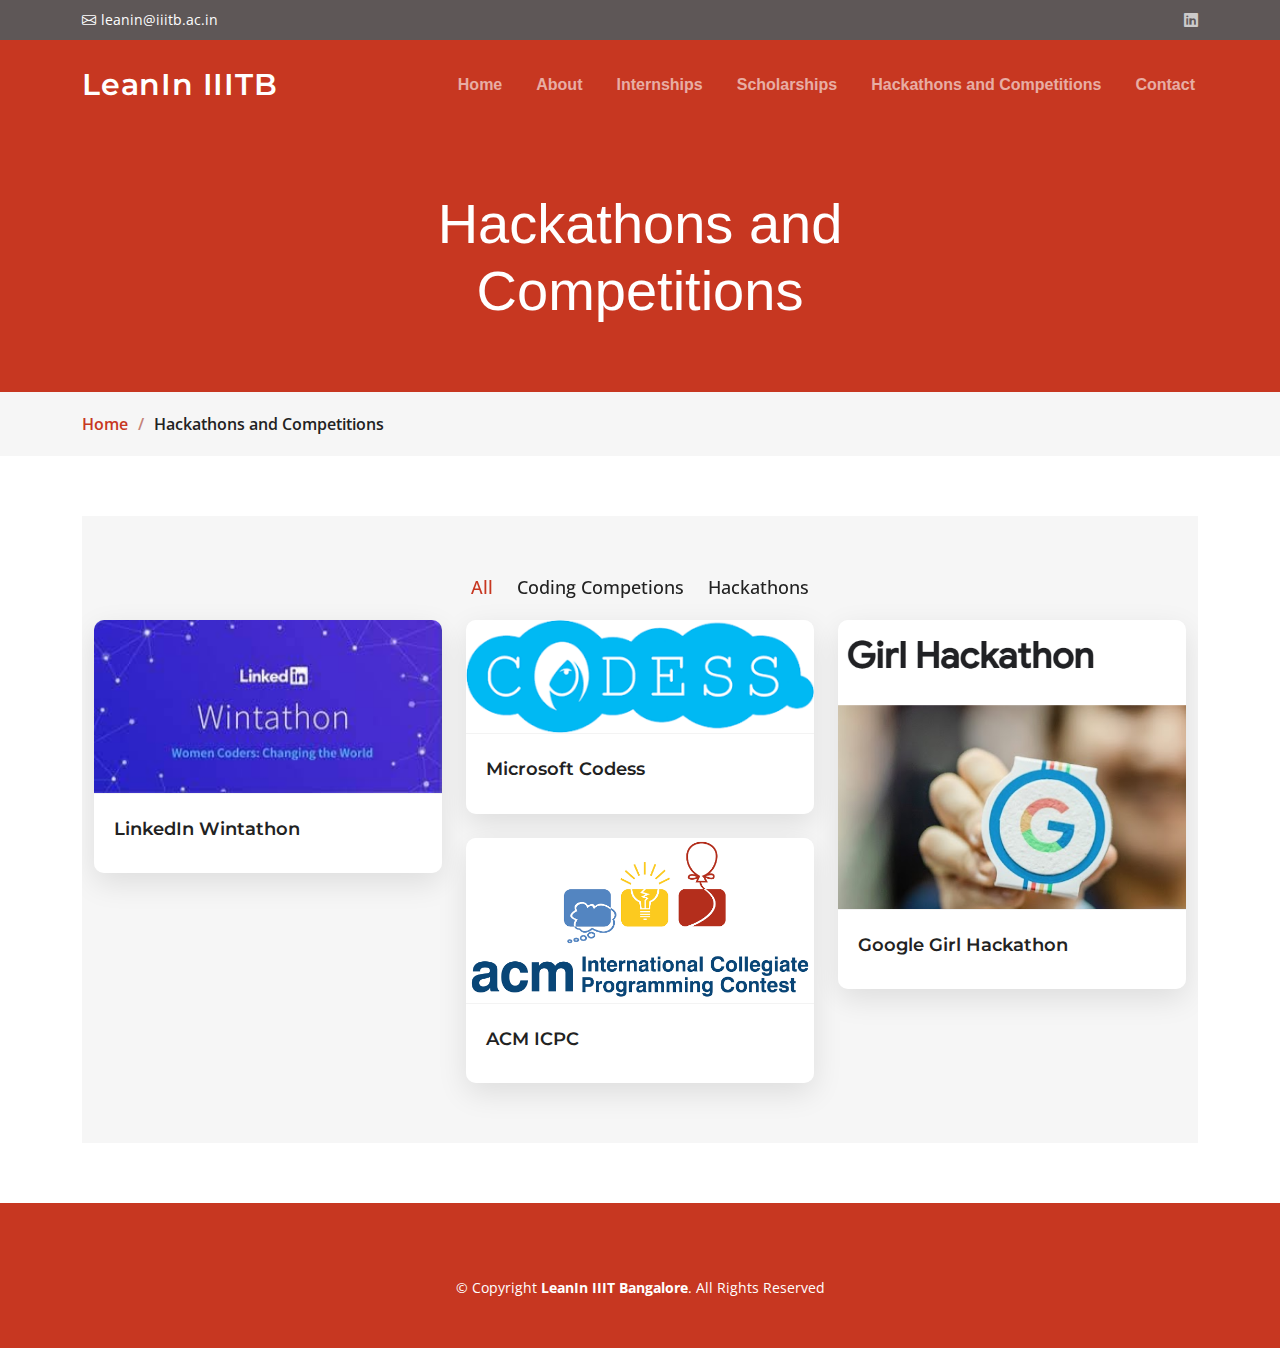
<file: src/handc.html>
<!DOCTYPE html>
<html lang="en">

<head>
  <meta charset="utf-8">
  <meta content="width=device-width, initial-scale=1.0" name="viewport">

  <title>LeanIn IIITB: Competitions</title>
  <meta content="" name="description">
  <meta content="" name="keywords">

  <!-- Favicons -->
  <link href="assets/img/favicon.png" rel="icon">
  <link href="assets/img/apple-touch-icon.png" rel="apple-touch-icon">

  <!-- Google Fonts -->
  <link rel="preconnect" href="https://fonts.googleapis.com">
  <link rel="preconnect" href="https://fonts.gstatic.com" crossorigin>
  <link href="https://fonts.googleapis.com/css2?family=Open+Sans:ital,wght@0,300;0,400;0,500;0,600;0,700;1,300;1,400;1,600;1,700&family=Montserrat:ital,wght@0,300;0,400;0,500;0,600;0,700;1,300;1,400;1,500;1,600;1,700&family=Raleway:ital,wght@0,300;0,400;0,500;0,600;0,700;1,300;1,400;1,500;1,600;1,700&display=swap" rel="stylesheet">

  <!-- Vendor CSS Files -->
  <link href="assets/vendor/bootstrap/css/bootstrap.min.css" rel="stylesheet">
  <link href="assets/vendor/bootstrap-icons/bootstrap-icons.css" rel="stylesheet">
  <link href="assets/vendor/aos/aos.css" rel="stylesheet">
  <link href="assets/vendor/glightbox/css/glightbox.min.css" rel="stylesheet">
  <link href="assets/vendor/swiper/swiper-bundle.min.css" rel="stylesheet">

  <!-- Template Main CSS File -->
  <link href="assets/css/main.css" rel="stylesheet">

  <!-- =======================================================
  * Template Name: Impact - v1.0.0
  * Template URL: https://bootstrapmade.com/impact-bootstrap-business-website-template/
  * Author: BootstrapMade.com
  * License: https://bootstrapmade.com/license/
  ======================================================== -->
</head>

<body>

  <!-- ======= Header ======= -->
  <section id="topbar" class="topbar d-flex align-items-center">
    <div class="container d-flex justify-content-center justify-content-md-between">
      <div class="contact-info d-flex align-items-center">
        <i class="bi bi-envelope d-flex align-items-center"><a href="mailto:leanin@iiitb.ac.in">leanin@iiitb.ac.in</a></i>
        <!-- <i class="bi bi-phone d-flex align-items-center ms-4"><span>+1 5589 55488 55</span></i> -->
      </div>
      <div class="social-links d-none d-md-flex align-items-center">
        <!-- <a href="#" class="twitter"><i class="bi bi-twitter"></i></a> -->
        <!-- <a href="#" class="facebook"><i class="bi bi-facebook"></i></a> -->
        <!-- <a href="#" class="instagram"><i class="bi bi-instagram"></i></a> -->
        <a href="#" class="linkedin"><i class="bi bi-linkedin"></i></i></a>
      </div>
    </div>
  </section><!-- End Top Bar -->

  <header id="header" class="header d-flex align-items-center">

    <div class="container-fluid container-xl d-flex align-items-center justify-content-between">
      <a href="index.html" class="logo d-flex align-items-center">
        <!-- Uncomment the line below if you also wish to use an image logo -->
        <!-- <img src="assets/img/logo.png" alt=""> -->
        <h1>LeanIn IIITB<span></span></h1>
      </a>
      <nav id="navbar" class="navbar">
        <ul>
          <li><a href="index.html#hero">Home</a></li>
          <li><a href="index.html#about">About</a></li>
          <li><a href="internships.html">Internships</a></li>
          <li><a href="scholarships.html">Scholarships</a></li>
          <li><a href="handc.html">Hackathons and Competitions</a></li>
          <!-- <li><a href="index.html#team">Team</a></li> -->
          <li><a href="index.html#contact">Contact</a></li>
        </ul>
      </nav><!-- .navbar -->


      <i class="mobile-nav-toggle mobile-nav-show bi bi-list"></i>
      <i class="mobile-nav-toggle mobile-nav-hide d-none bi bi-x"></i>

    </div>
  </header><!-- End Header -->
  <!-- End Header -->

  <main id="main">

    <!-- ======= Breadcrumbs ======= -->
    <div class="breadcrumbs">
      <div class="page-header d-flex align-items-center" style="background-image: url('');">
        <div class="container position-relative">
          <div class="row d-flex justify-content-center">
            <div class="col-lg-6 text-center">
              <h2>Hackathons and Competitions</h2>
              <!-- <p>Odio et unde deleniti. Deserunt numquam exercitationem. Officiis quo odio sint voluptas consequatur ut a odio voluptatem. Sit dolorum debitis veritatis natus dolores. Quasi ratione sint. Sit quaerat ipsum dolorem.</p> -->
            </div>
          </div>
        </div>
      </div>
      <nav>
        <div class="container">
          <ol>
            <li><a href="index.html">Home</a></li>
            <li>Hackathons and Competitions</li>
          </ol>
        </div>
      </nav>
    </div><!-- End Breadcrumbs -->

    <section class="sample-page">
      <div class="container" data-aos="fade-up">

        <section id="portfolio" class="portfolio sections-bg">
          <div class="container" data-aos="fade-up">
    
            <!-- <div class="section-header"> -->
              <!-- <h2>Portfolio</h2> -->
              <!-- <p>Quam sed id excepturi ccusantium dolorem ut quis dolores nisi llum nostrum enim velit qui ut et autem uia reprehenderit sunt deleniti</p> -->
            <!-- </div> -->
    
            <div class="portfolio-isotope" data-portfolio-filter="*" data-portfolio-layout="masonry" data-portfolio-sort="original-order" data-aos="fade-up" data-aos-delay="100">
    
              <div>
                <ul class="portfolio-flters">
                  <li data-filter="*" class="filter-active">All</li>
                  <li data-filter=".filter-app">Coding Competions</li>
                  <li data-filter=".filter-product">Hackathons</li>
                  <!-- <li data-filter=".filter-branding">Research</li> -->
                  <!-- <li data-filter=".filter-books">Books</li> -->
                </ul><!-- End Portfolio Filters -->
              </div>
    
              <div class="row gy-4 portfolio-container">
    
                <div class="col-xl-4 col-md-6 portfolio-item filter-product">
                  <div class="portfolio-wrap">
                    <img src="assets/img/cands/s/linkedin wintathon.jfif" class="img-fluid" alt=""></a>
                    <div class="portfolio-info">
                      <h4><a title="More Details">LinkedIn Wintathon</a></h4>
                      <!-- <p>Lorem ipsum, dolor sit amet consectetur</p> -->
                    </div>
                  </div>
                </div><!-- End Portfolio Item -->
    
                <div class="col-xl-4 col-md-6 portfolio-item filter-app">
                  <div class="portfolio-wrap">
                    <img src="assets/img/cands/s/microsoft codess.png" class="img-fluid" alt=""></a>
                    <div class="portfolio-info">
                      <h4><a title="More Details">Microsoft Codess</a></h4>
                      <!-- <p>Lorem ipsum, dolor sit amet consectetur</p> -->
                    </div>
                  </div>
                </div><!-- End Portfolio Item -->
    
                <div class="col-xl-4 col-md-6 portfolio-item filter-product">
                  <div class="portfolio-wrap">
                    <img src="assets/img/cands/s/goog;e girl hackathon.png" class="img-fluid" alt=""></a>
                    <div class="portfolio-info">
                      <h4><a title="More Details">Google Girl Hackathon</a></h4>
                      <!-- <p>Lorem ipsum, dolor sit amet consectetur</p> -->
                    </div>
                  </div>
                </div><!-- End Portfolio Item -->
    
                <div class="col-xl-4 col-md-6 portfolio-item filter-app">
                  <div class="portfolio-wrap">
                    <img src="assets/img/cands/s/acm icpc.png" class="img-fluid" alt=""></a>
                    <div class="portfolio-info">
                      <h4><a title="More Details">ACM ICPC</a></h4>
                      <!-- <p>Lorem ipsum, dolor sit amet consectetur</p> -->
                    </div>
                  </div>
                </div><!-- End Portfolio Item -->
    
                
    
              </div><!-- End Portfolio Container -->
    
            </div>
    
          </div>
        </section><!-- End Portfolio Section -->

      </div>
    </section>

  </main><!-- End #main -->

  <!-- ======= Footer ======= -->
  <footer id="footer" class="footer">

        

    <div class="container mt-4">
      <div class="copyright">
        &copy; Copyright <strong><span>LeanIn IIIT Bangalore</span></strong>. All Rights Reserved
      </div>
      
    </div>

  </footer><!-- End Footer -->
  <!-- End Footer -->

  <a href="#" class="scroll-top d-flex align-items-center justify-content-center"><i class="bi bi-arrow-up-short"></i></a>

  <div id="preloader"></div>

  <!-- Vendor JS Files -->
  <script src="assets/vendor/bootstrap/js/bootstrap.bundle.min.js"></script>
  <script src="assets/vendor/aos/aos.js"></script>
  <script src="assets/vendor/glightbox/js/glightbox.min.js"></script>
  <script src="assets/vendor/purecounter/purecounter_vanilla.js"></script>
  <script src="assets/vendor/swiper/swiper-bundle.min.js"></script>
  <script src="assets/vendor/isotope-layout/isotope.pkgd.min.js"></script>
  <script src="assets/vendor/php-email-form/validate.js"></script>

  <!-- Template Main JS File -->
  <script src="assets/js/main.js"></script>

</body>

</html>
</file>
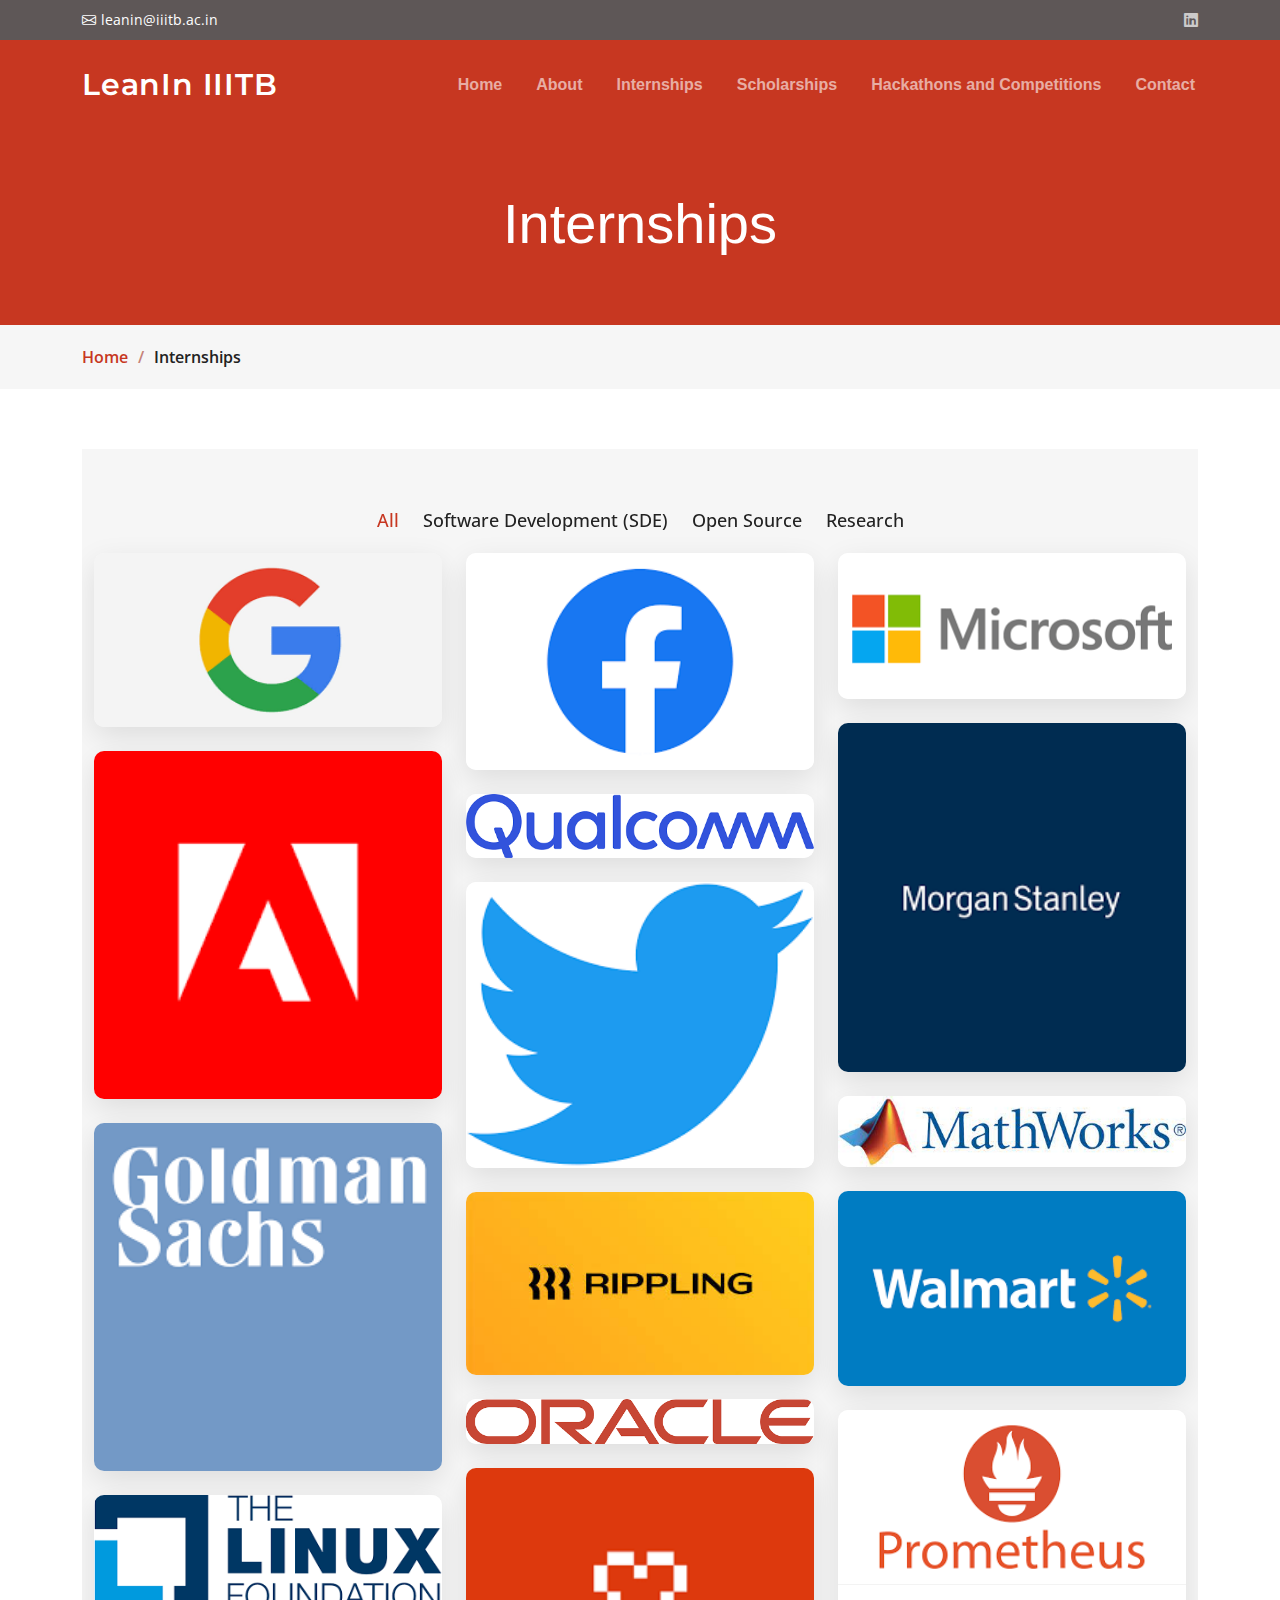
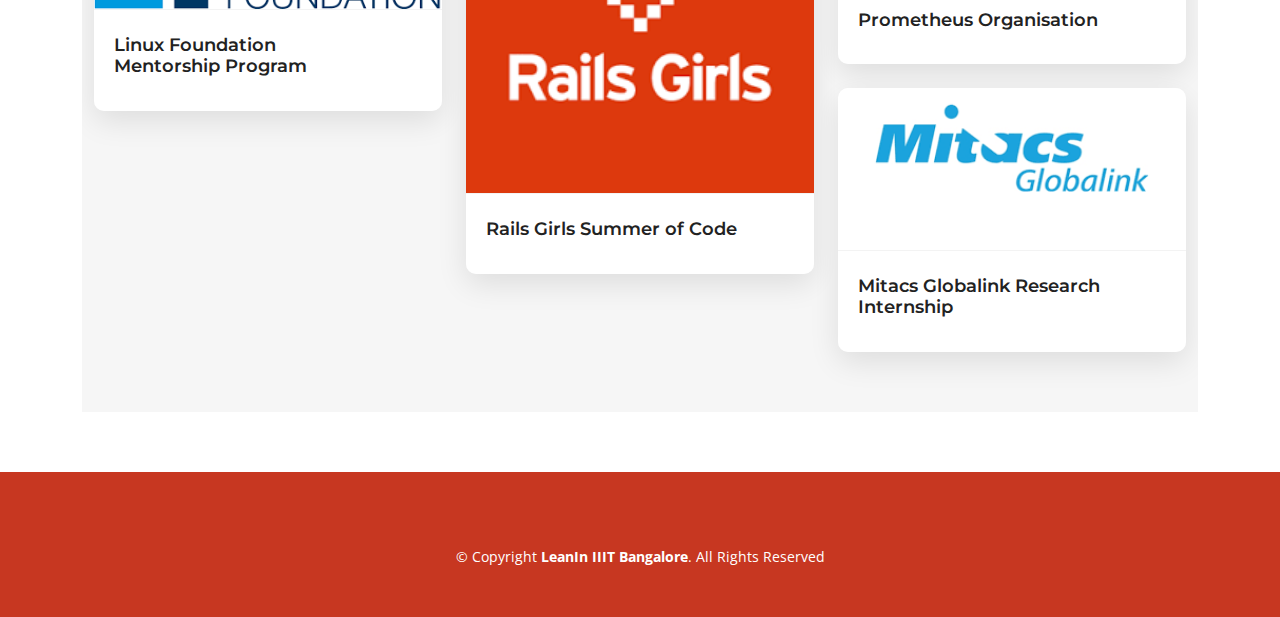
<file: src/internships.html>
<!DOCTYPE html>
<html lang="en">

<head>
  <meta charset="utf-8">
  <meta content="width=device-width, initial-scale=1.0" name="viewport">

  <title>LeanIn IIITB: Internships</title>
  <meta content="" name="description">
  <meta content="" name="keywords">

  <!-- Favicons -->
  <link href="assets/img/favicon.png" rel="icon">
  <link href="assets/img/apple-touch-icon.png" rel="apple-touch-icon">

  <!-- Google Fonts -->
  <link rel="preconnect" href="https://fonts.googleapis.com">
  <link rel="preconnect" href="https://fonts.gstatic.com" crossorigin>
  <link href="https://fonts.googleapis.com/css2?family=Open+Sans:ital,wght@0,300;0,400;0,500;0,600;0,700;1,300;1,400;1,600;1,700&family=Montserrat:ital,wght@0,300;0,400;0,500;0,600;0,700;1,300;1,400;1,500;1,600;1,700&family=Raleway:ital,wght@0,300;0,400;0,500;0,600;0,700;1,300;1,400;1,500;1,600;1,700&display=swap" rel="stylesheet">

  <!-- Vendor CSS Files -->
  <link href="assets/vendor/bootstrap/css/bootstrap.min.css" rel="stylesheet">
  <link href="assets/vendor/bootstrap-icons/bootstrap-icons.css" rel="stylesheet">
  <link href="assets/vendor/aos/aos.css" rel="stylesheet">
  <link href="assets/vendor/glightbox/css/glightbox.min.css" rel="stylesheet">
  <link href="assets/vendor/swiper/swiper-bundle.min.css" rel="stylesheet">

  <!-- Template Main CSS File -->
  <link href="assets/css/main.css" rel="stylesheet">

  <!-- =======================================================
  * Template Name: Impact - v1.0.0
  * Template URL: https://bootstrapmade.com/impact-bootstrap-business-website-template/
  * Author: BootstrapMade.com
  * License: https://bootstrapmade.com/license/
  ======================================================== -->
</head>

<body>

  <!-- ======= Header ======= -->
  <section id="topbar" class="topbar d-flex align-items-center">
    <div class="container d-flex justify-content-center justify-content-md-between">
      <div class="contact-info d-flex align-items-center">
        <i class="bi bi-envelope d-flex align-items-center"><a href="mailto:leanin@iiitb.ac.in">leanin@iiitb.ac.in</a></i>
        <!-- <i class="bi bi-phone d-flex align-items-center ms-4"><span>+1 5589 55488 55</span></i> -->
      </div>
      <div class="social-links d-none d-md-flex align-items-center">
        <!-- <a href="#" class="twitter"><i class="bi bi-twitter"></i></a>
        <a href="#" class="facebook"><i class="bi bi-facebook"></i></a>
        <a href="#" class="instagram"><i class="bi bi-instagram"></i></a> -->
        <a href="#" class="linkedin"><i class="bi bi-linkedin"></i></i></a>
      </div>
    </div>
  </section><!-- End Top Bar -->

  <header id="header" class="header d-flex align-items-center">

    <div class="container-fluid container-xl d-flex align-items-center justify-content-between">
      <a href="index.html" class="logo d-flex align-items-center">
        <!-- Uncomment the line below if you also wish to use an image logo -->
        <!-- <img src="assets/img/logo.png" alt=""> -->
        <h1>LeanIn IIITB<span></span></h1>
      </a>
      <nav id="navbar" class="navbar">
        <ul>
          <li><a href="index.html#hero">Home</a></li>
          <li><a href="index.html#about">About</a></li>
          <li><a href="internships.html">Internships</a></li>
          <li><a href="scholarships.html">Scholarships</a></li>
          <li><a href="handc.html">Hackathons and Competitions</a></li>
          <!-- <li><a href="index.html#team">Team</a></li> -->
          <li><a href="index.html#contact">Contact</a></li>
        </ul>
      </nav><!-- .navbar -->


      <i class="mobile-nav-toggle mobile-nav-show bi bi-list"></i>
      <i class="mobile-nav-toggle mobile-nav-hide d-none bi bi-x"></i>

    </div>
  </header><!-- End Header -->
  <!-- End Header -->

  <main id="main">

    <!-- ======= Breadcrumbs ======= -->
    <div class="breadcrumbs">
      <div class="page-header d-flex align-items-center" style="background-image: url('');">
        <div class="container position-relative">
          <div class="row d-flex justify-content-center">
            <div class="col-lg-6 text-center">
              <h2>Internships</h2>
              <!-- <p>Odio et unde deleniti. Deserunt numquam exercitationem. Officiis quo odio sint voluptas consequatur ut a odio voluptatem. Sit dolorum debitis veritatis natus dolores. Quasi ratione sint. Sit quaerat ipsum dolorem.</p> -->
            </div>
          </div>
        </div>
      </div>
      <nav>
        <div class="container">
          <ol>
            <li><a href="index.html">Home</a></li>
            <li>Internships</li>
          </ol>
        </div>
      </nav>
    </div><!-- End Breadcrumbs -->

    <section class="sample-page">
      <div class="container" data-aos="fade-up">

        <section id="portfolio" class="portfolio sections-bg">
          <div class="container" data-aos="fade-up">
    
            <!-- <div class="section-header"> -->
              <!-- <h2>Portfolio</h2> -->
              <!-- <p>Quam sed id excepturi ccusantium dolorem ut quis dolores nisi llum nostrum enim velit qui ut et autem uia reprehenderit sunt deleniti</p> -->
            <!-- </div> -->
    
            <div class="portfolio-isotope" data-portfolio-filter="*" data-portfolio-layout="masonry" data-portfolio-sort="original-order" data-aos="fade-up" data-aos-delay="100">
    
              <div>
                <ul class="portfolio-flters">
                  <li data-filter="*" class="filter-active">All</li>
                  <li data-filter=".filter-app">Software Development (SDE)</li>
                  <li data-filter=".filter-product">Open Source</li>
                  <li data-filter=".filter-branding">Research</li>
                  <!-- <li data-filter=".filter-books">Books</li> -->
                </ul><!-- End Portfolio Filters -->
              </div>
    
              <div class="row gy-4 portfolio-container">
    
                <div class="col-xl-4 col-md-6 portfolio-item filter-app">
                  <div class="portfolio-wrap">
                    <img src="assets/img/cands/c/google.png" class="img-fluid" alt=""></a>
                    <!-- <div class="portfolio-info"> -->
                      <!-- <h4><a title="More Details">Google</a></h4> -->
                      <!-- <p>Lorem ipsum, dolor sit amet consectetur</p> -->
                    <!-- </div> -->
                  </div>
                </div><!-- End Portfolio Item -->
    
                <div class="col-xl-4 col-md-6 portfolio-item filter-app">
                  <div class="portfolio-wrap">
                    <img src="assets/img/cands/c/facebook.png" class="img-fluid" alt=""></a>
                    <!-- <div class="portfolio-info"> -->
                      <!-- <h4><a title="More Details">Facebook</a></h4> -->
                      <!-- <p>Lorem ipsum, dolor sit amet consectetur</p> -->
                    <!-- </div> -->
                  </div>
                </div><!-- End Portfolio Item -->
    
                <div class="col-xl-4 col-md-6 portfolio-item filter-app">
                  <div class="portfolio-wrap">
                    <img src="assets/img/cands/s/microsoft engage.png" class="img-fluid" alt=""></a>
                    <!-- <div class="portfolio-info"> -->
                      <!-- <h4><a title="More Details">Microsoft</a></h4> -->
                      <!-- <p>Lorem ipsum, dolor sit amet consectetur</p> -->
                    <!-- </div> -->
                  </div>
                </div><!-- End Portfolio Item -->
    
    
                <div class="col-xl-4 col-md-6 portfolio-item filter-app">
                  <div class="portfolio-wrap">
                    <img src="assets/img/cands/c/morgan stanley.png" class="img-fluid" alt=""></a>
                    <!-- <div class="portfolio-info"> -->
                      <!-- <h4><a title="More Details">Morgan Stanley</a></h4> -->
                      <!-- <p>Lorem ipsum, dolor sit amet consectetur</p> -->
                    <!-- </div> -->
                  </div>
                </div><!-- End Portfolio Item -->
    
                <div class="col-xl-4 col-md-6 portfolio-item filter-app">
                  <div class="portfolio-wrap">
                    <img src="assets/img/cands/c/adobe.png" class="img-fluid" alt=""></a>
                    <!-- <div class="portfolio-info"> -->
                      <!-- <h4><a title="More Details">Adobe</a></h4> -->
                      <!-- <p>Lorem ipsum, dolor sit amet consectetur</p> -->
                    <!-- </div> -->
                  </div>
                </div><!-- End Portfolio Item -->

                <div class="col-xl-4 col-md-6 portfolio-item filter-app">
                  <div class="portfolio-wrap">
                    <img src="assets/img/cands/c/qualcomm.png" class="img-fluid" alt=""></a>
                    <!-- <div class="portfolio-info"> -->
                      <!-- <h4><a title="More Details">Qualcomm</a></h4> -->
                      <!-- <p>Lorem ipsum, dolor sit amet consectetur</p> -->
                    <!-- </div> -->
                  </div>
                </div><!-- End Portfolio Item -->


                <div class="col-xl-4 col-md-6 portfolio-item filter-app">
                  <div class="portfolio-wrap">
                    <img src="assets/img/cands/c/twitter.png" class="img-fluid" alt=""></a>
                    <!-- <div class="portfolio-info"> -->
                      <!-- <h4><a title="More Details">Twitter</a></h4> -->
                      <!-- <p>Lorem ipsum, dolor sit amet consectetur</p> -->
                    <!-- </div> -->
                  </div>
                </div><!-- End Portfolio Item -->
    
                <div class="col-xl-4 col-md-6 portfolio-item filter-app">
                  <div class="portfolio-wrap">
                    <img src="assets/img/cands/c/mathworks.jfif" class="img-fluid" alt=""></a>
                    <!-- <div class="portfolio-info"> -->
                      <!-- <h4><a title="More Details">MathWorks</a></h4> -->
                      <!-- <p>Lorem ipsum, dolor sit amet consectetur</p> -->
                    <!-- </div> -->
                  </div>
                </div><!-- End Portfolio Item -->
    
                <div class="col-xl-4 col-md-6 portfolio-item filter-app">
                  <div class="portfolio-wrap">
                    <img src="assets/img/cands/c/goldmann sachs.png" class="img-fluid" alt=""></a>
                    <!-- <div class="portfolio-info"> -->
                      <!-- <h4><a title="More Details">Goldmann Sachs</a></h4> -->
                      <!-- <p>Lorem ipsum, dolor sit amet consectetur</p> -->
                    <!-- </div> -->
                  </div>
                </div><!-- End Portfolio Item -->
    
                <div class="col-xl-4 col-md-6 portfolio-item filter-app">
                  <div class="portfolio-wrap">
                    <img src="assets/img/cands/c/walmart.png" class="img-fluid" alt=""></a>
                    <!-- <div class="portfolio-info"> -->
                      <!-- <h4><a title="More Details">Walmart</a></h4> -->
                      <!-- <p>Lorem ipsum, dolor sit amet consectetur</p> -->
                    <!-- </div> -->
                  </div>
                </div><!-- End Portfolio Item -->

                <div class="col-xl-4 col-md-6 portfolio-item filter-app">
                  <div class="portfolio-wrap">
                    <img src="assets/img/cands/c/rippling.jfif" class="img-fluid" alt=""></a>
                    <!-- <div class="portfolio-info"> -->
                      <!-- <h4><a title="More Details">Rippling</a></h4> -->
                      <!-- <p>Lorem ipsum, dolor sit amet consectetur</p> -->
                    <!-- </div> -->
                  </div>
                </div><!-- End Portfolio Item -->
    
                <div class="col-xl-4 col-md-6 portfolio-item filter-app">
                  <div class="portfolio-wrap">
                    <img src="assets/img/cands/c/oracle.png" class="img-fluid" alt=""></a>
                    <!-- <div class="portfolio-info"> -->
                      <!-- <h4><a title="More Details">Oracle</a></h4> -->
                      <!-- <p>Lorem ipsum, dolor sit amet consectetur</p> -->
                    <!-- </div> -->
                  </div>
                </div><!-- End Portfolio Item -->


                <div class="col-xl-4 col-md-6 portfolio-item filter-product">
                  <div class="portfolio-wrap">
                    <img src="assets/img/cands/c/prometheus.png" class="img-fluid" alt=""></a>
                    <div class="portfolio-info">
                      <h4><a title="More Details">Prometheus Organisation</a></h4>
                      <!-- <p>Lorem ipsum, dolor sit amet consectetur</p> -->
                    </div>
                  </div>
                </div><!-- End Portfolio Item -->

                <div class="col-xl-4 col-md-6 portfolio-item filter-product">
                  <div class="portfolio-wrap">
                    <img src="assets/img/cands/s/rails girls.png" class="img-fluid" alt=""></a>
                    <div class="portfolio-info">
                      <h4><a title="More Details">Rails Girls Summer of Code</a></h4>
                      <!-- <p>Lorem ipsum, dolor sit amet consectetur</p> -->
                    </div>
                  </div>
                </div><!-- End Portfolio Item -->

                <div class="col-xl-4 col-md-6 portfolio-item filter-product">
                  <div class="portfolio-wrap">
                    <img src="assets/img/cands/s/lfx.png" class="img-fluid" alt=""></a>
                    <div class="portfolio-info">
                      <h4><a title="More Details">Linux Foundation Mentorship Program</a></h4>
                      <!-- <p>Lorem ipsum, dolor sit amet consectetur</p> -->
                    </div>
                  </div>
                </div><!-- End Portfolio Item -->

                <div class="col-xl-4 col-md-6 portfolio-item filter-branding">
                  <div class="portfolio-wrap">
                    <img src="assets/img/cands/s/mitacs.png" class="img-fluid" alt=""></a>
                    <div class="portfolio-info">
                      <h4><a title="More Details">Mitacs Globalink Research Internship</a></h4>
                      <!-- <p>Lorem ipsum, dolor sit amet consectetur</p> -->
                    </div>
                  </div>
                </div><!-- End Portfolio Item -->

              </div><!-- End Portfolio Container -->
    
            </div>
    
          </div>
        </section><!-- End Portfolio Section -->

      </div>
    </section>

  </main><!-- End #main -->

  <!-- ======= Footer ======= -->
  <footer id="footer" class="footer">

        

    <div class="container mt-4">
      <div class="copyright">
        &copy; Copyright <strong><span>LeanIn IIIT Bangalore</span></strong>. All Rights Reserved
      </div>
      
    </div>

  </footer><!-- End Footer -->
  <!-- End Footer -->

  <a href="#" class="scroll-top d-flex align-items-center justify-content-center"><i class="bi bi-arrow-up-short"></i></a>

  <div id="preloader"></div>

  <!-- Vendor JS Files -->
  <script src="assets/vendor/bootstrap/js/bootstrap.bundle.min.js"></script>
  <script src="assets/vendor/aos/aos.js"></script>
  <script src="assets/vendor/glightbox/js/glightbox.min.js"></script>
  <script src="assets/vendor/purecounter/purecounter_vanilla.js"></script>
  <script src="assets/vendor/swiper/swiper-bundle.min.js"></script>
  <script src="assets/vendor/isotope-layout/isotope.pkgd.min.js"></script>
  <script src="assets/vendor/php-email-form/validate.js"></script>

  <!-- Template Main JS File -->
  <script src="assets/js/main.js"></script>

</body>

</html>
</file>
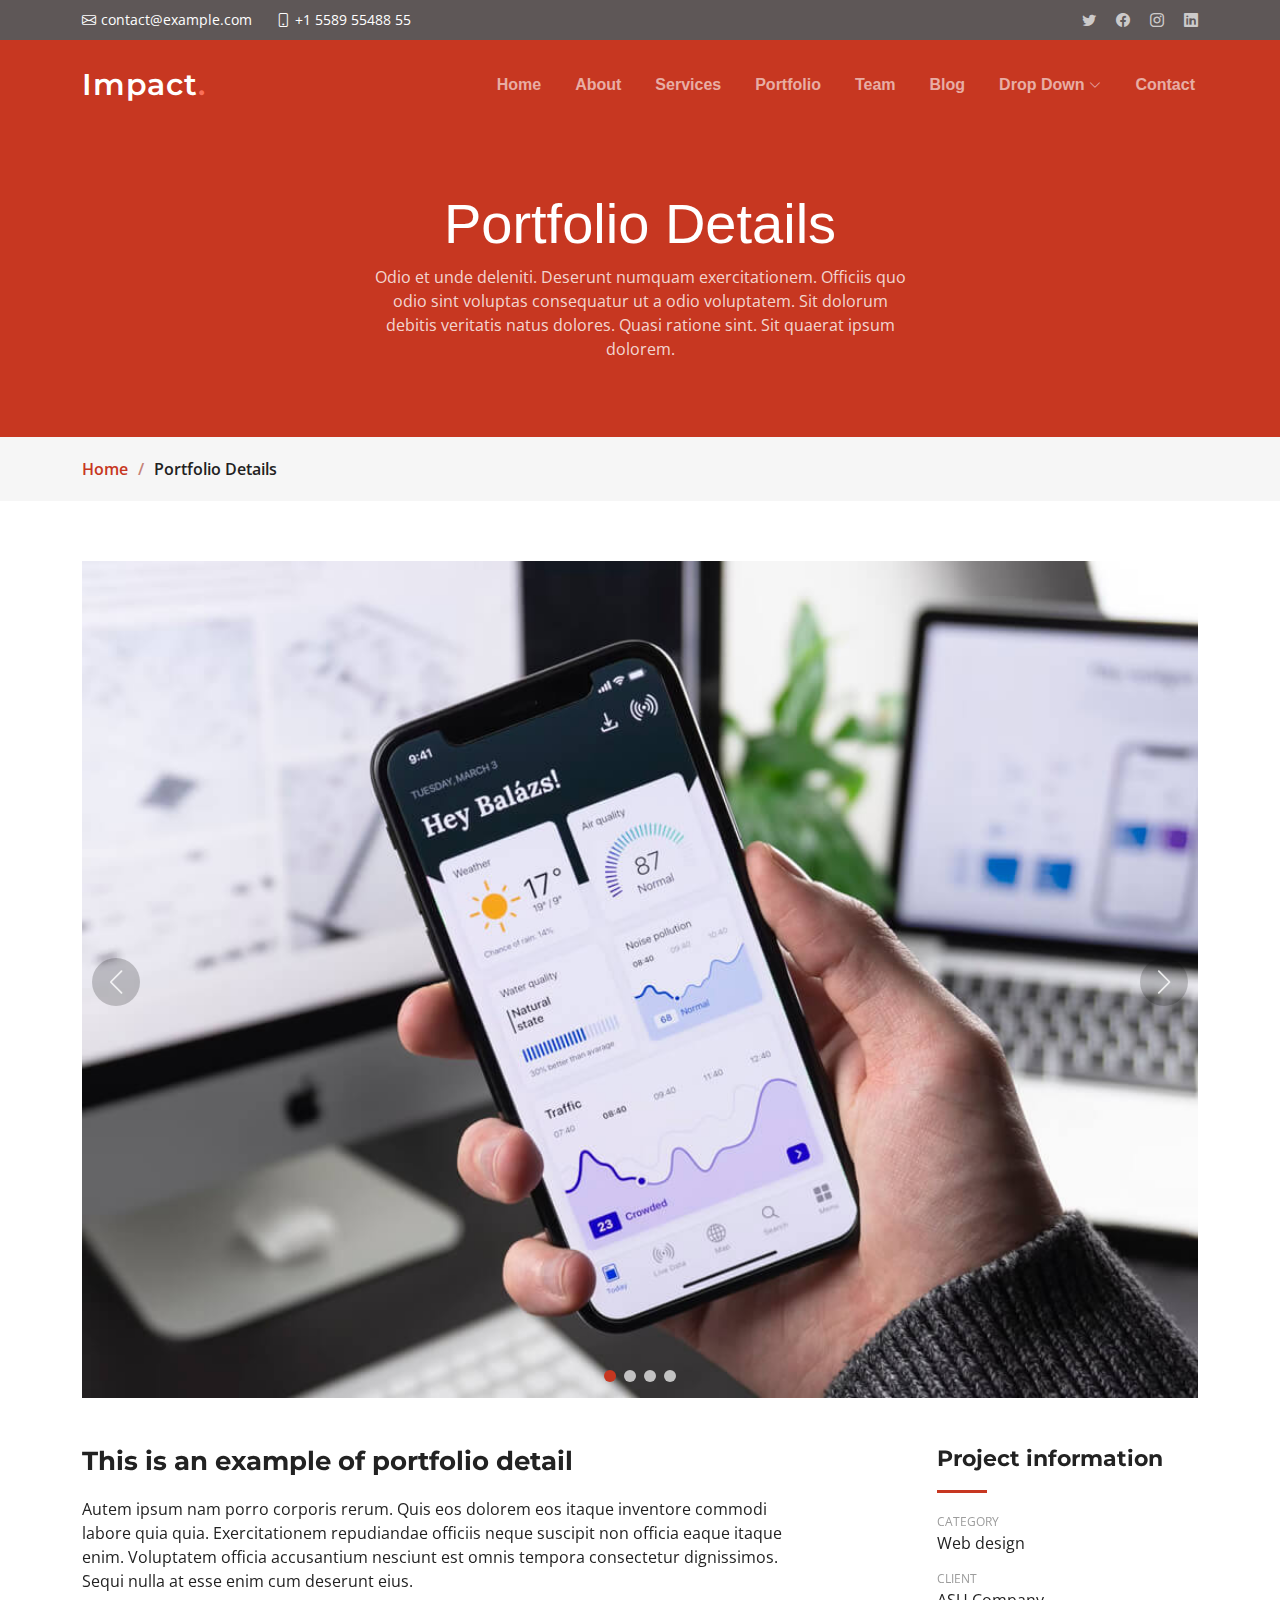
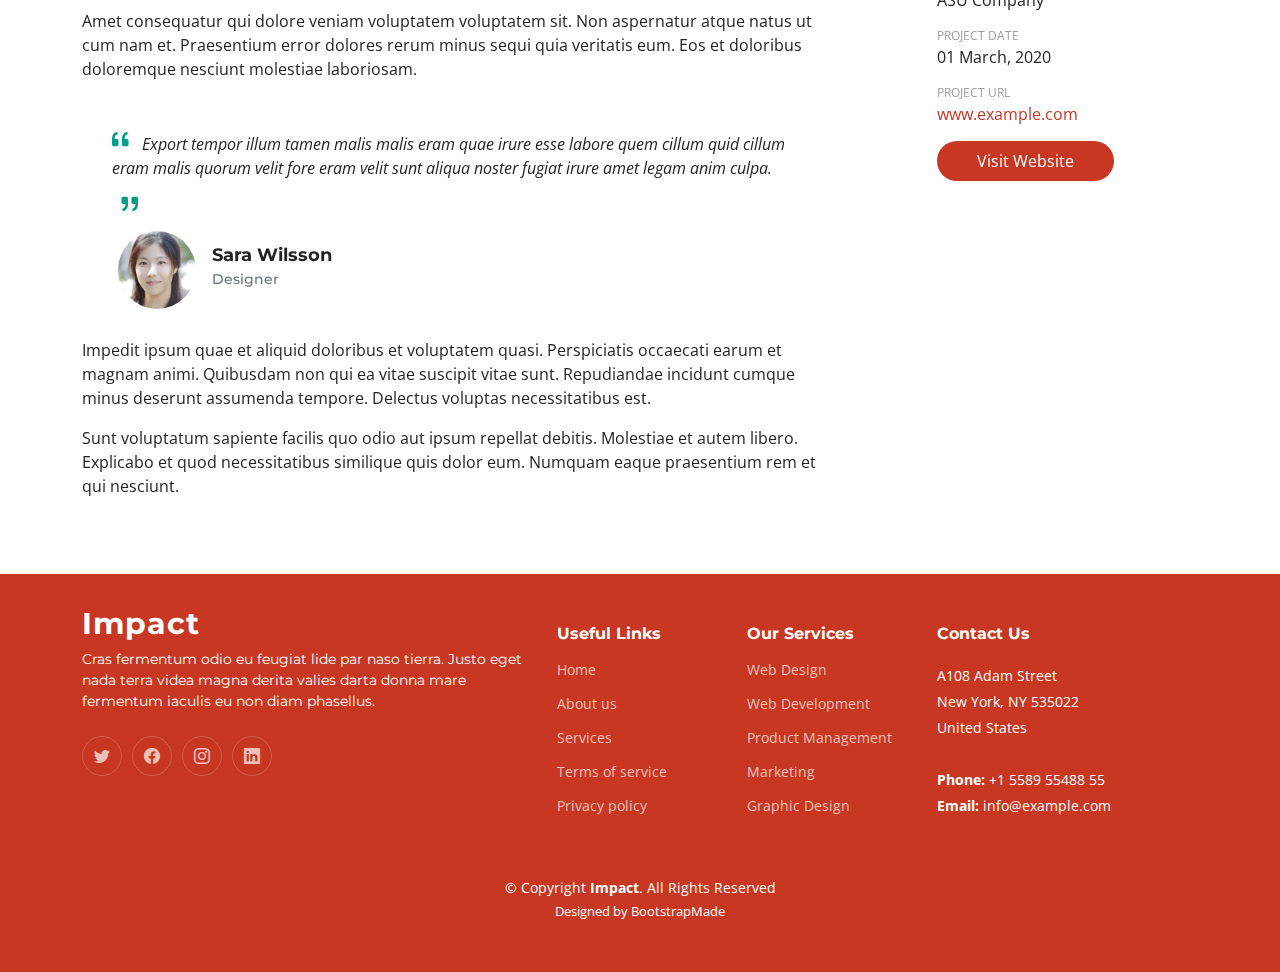
<file: src/portfolio-details.html>
<!DOCTYPE html>
<html lang="en">

<head>
  <meta charset="utf-8">
  <meta content="width=device-width, initial-scale=1.0" name="viewport">

  <title>Impact Bootstrap Template - Portfolio Details</title>
  <meta content="" name="description">
  <meta content="" name="keywords">

  <!-- Favicons -->
  <link href="assets/img/favicon.png" rel="icon">
  <link href="assets/img/apple-touch-icon.png" rel="apple-touch-icon">

  <!-- Google Fonts -->
  <link rel="preconnect" href="https://fonts.googleapis.com">
  <link rel="preconnect" href="https://fonts.gstatic.com" crossorigin>
  <link href="https://fonts.googleapis.com/css2?family=Open+Sans:ital,wght@0,300;0,400;0,500;0,600;0,700;1,300;1,400;1,600;1,700&family=Montserrat:ital,wght@0,300;0,400;0,500;0,600;0,700;1,300;1,400;1,500;1,600;1,700&family=Raleway:ital,wght@0,300;0,400;0,500;0,600;0,700;1,300;1,400;1,500;1,600;1,700&display=swap" rel="stylesheet">

  <!-- Vendor CSS Files -->
  <link href="assets/vendor/bootstrap/css/bootstrap.min.css" rel="stylesheet">
  <link href="assets/vendor/bootstrap-icons/bootstrap-icons.css" rel="stylesheet">
  <link href="assets/vendor/aos/aos.css" rel="stylesheet">
  <link href="assets/vendor/glightbox/css/glightbox.min.css" rel="stylesheet">
  <link href="assets/vendor/swiper/swiper-bundle.min.css" rel="stylesheet">

  <!-- Template Main CSS File -->
  <link href="assets/css/main.css" rel="stylesheet">

  <!-- =======================================================
  * Template Name: Impact - v1.0.0
  * Template URL: https://bootstrapmade.com/impact-bootstrap-business-website-template/
  * Author: BootstrapMade.com
  * License: https://bootstrapmade.com/license/
  ======================================================== -->
</head>

<body>

  <!-- ======= Header ======= -->
  <section id="topbar" class="topbar d-flex align-items-center">
    <div class="container d-flex justify-content-center justify-content-md-between">
      <div class="contact-info d-flex align-items-center">
        <i class="bi bi-envelope d-flex align-items-center"><a href="mailto:contact@example.com">contact@example.com</a></i>
        <i class="bi bi-phone d-flex align-items-center ms-4"><span>+1 5589 55488 55</span></i>
      </div>
      <div class="social-links d-none d-md-flex align-items-center">
        <a href="#" class="twitter"><i class="bi bi-twitter"></i></a>
        <a href="#" class="facebook"><i class="bi bi-facebook"></i></a>
        <a href="#" class="instagram"><i class="bi bi-instagram"></i></a>
        <a href="#" class="linkedin"><i class="bi bi-linkedin"></i></i></a>
      </div>
    </div>
  </section><!-- End Top Bar -->

  <header id="header" class="header d-flex align-items-center">

    <div class="container-fluid container-xl d-flex align-items-center justify-content-between">
      <a href="index.html" class="logo d-flex align-items-center">
        <!-- Uncomment the line below if you also wish to use an image logo -->
        <!-- <img src="assets/img/logo.png" alt=""> -->
        <h1>Impact<span>.</span></h1>
      </a>
      <nav id="navbar" class="navbar">
        <ul>
          <li><a href="#hero">Home</a></li>
          <li><a href="#about">About</a></li>
          <li><a href="#services">Services</a></li>
          <li><a href="#portfolio">Portfolio</a></li>
          <li><a href="#team">Team</a></li>
          <li><a href="blog.html">Blog</a></li>
          <li class="dropdown"><a href="#"><span>Drop Down</span> <i class="bi bi-chevron-down dropdown-indicator"></i></a>
            <ul>
              <li><a href="#">Drop Down 1</a></li>
              <li class="dropdown"><a href="#"><span>Deep Drop Down</span> <i class="bi bi-chevron-down dropdown-indicator"></i></a>
                <ul>
                  <li><a href="#">Deep Drop Down 1</a></li>
                  <li><a href="#">Deep Drop Down 2</a></li>
                  <li><a href="#">Deep Drop Down 3</a></li>
                  <li><a href="#">Deep Drop Down 4</a></li>
                  <li><a href="#">Deep Drop Down 5</a></li>
                </ul>
              </li>
              <li><a href="#">Drop Down 2</a></li>
              <li><a href="#">Drop Down 3</a></li>
              <li><a href="#">Drop Down 4</a></li>
            </ul>
          </li>
          <li><a href="#contact">Contact</a></li>
        </ul>
      </nav><!-- .navbar -->

      <i class="mobile-nav-toggle mobile-nav-show bi bi-list"></i>
      <i class="mobile-nav-toggle mobile-nav-hide d-none bi bi-x"></i>

    </div>
  </header><!-- End Header -->
  <!-- End Header -->

  <main id="main">

    <!-- ======= Breadcrumbs ======= -->
    <div class="breadcrumbs">
      <div class="page-header d-flex align-items-center" style="background-image: url('');">
        <div class="container position-relative">
          <div class="row d-flex justify-content-center">
            <div class="col-lg-6 text-center">
              <h2>Portfolio Details</h2>
              <p>Odio et unde deleniti. Deserunt numquam exercitationem. Officiis quo odio sint voluptas consequatur ut a odio voluptatem. Sit dolorum debitis veritatis natus dolores. Quasi ratione sint. Sit quaerat ipsum dolorem.</p>
            </div>
          </div>
        </div>
      </div>
      <nav>
        <div class="container">
          <ol>
            <li><a href="index.html">Home</a></li>
            <li>Portfolio Details</li>
          </ol>
        </div>
      </nav>
    </div><!-- End Breadcrumbs -->

    <!-- ======= Portfolio Details Section ======= -->
    <section id="portfolio-details" class="portfolio-details">
      <div class="container" data-aos="fade-up">

        <div class="position-relative h-100">
          <div class="slides-1 portfolio-details-slider swiper">
            <div class="swiper-wrapper align-items-center">

              <div class="swiper-slide">
                <img src="assets/img/portfolio/app-1.jpg" alt="">
              </div>

              <div class="swiper-slide">
                <img src="assets/img/portfolio/product-1.jpg" alt="">
              </div>

              <div class="swiper-slide">
                <img src="assets/img/portfolio/branding-1.jpg" alt="">
              </div>

              <div class="swiper-slide">
                <img src="assets/img/portfolio/books-1.jpg" alt="">
              </div>

            </div>
            <div class="swiper-pagination"></div>
          </div>
          <div class="swiper-button-prev"></div>
          <div class="swiper-button-next"></div>

        </div>

        <div class="row justify-content-between gy-4 mt-4">

          <div class="col-lg-8">
            <div class="portfolio-description">
              <h2>This is an example of portfolio detail</h2>
              <p>
                Autem ipsum nam porro corporis rerum. Quis eos dolorem eos itaque inventore commodi labore quia quia. Exercitationem repudiandae officiis neque suscipit non officia eaque itaque enim. Voluptatem officia accusantium nesciunt est omnis tempora consectetur dignissimos. Sequi nulla at esse enim cum deserunt eius.
              </p>
              <p>
                Amet consequatur qui dolore veniam voluptatem voluptatem sit. Non aspernatur atque natus ut cum nam et. Praesentium error dolores rerum minus sequi quia veritatis eum. Eos et doloribus doloremque nesciunt molestiae laboriosam.
              </p>

              <div class="testimonial-item">
                <p>
                  <i class="bi bi-quote quote-icon-left"></i>
                  Export tempor illum tamen malis malis eram quae irure esse labore quem cillum quid cillum eram malis quorum velit fore eram velit sunt aliqua noster fugiat irure amet legam anim culpa.
                  <i class="bi bi-quote quote-icon-right"></i>
                </p>
                <div>
                  <img src="assets/img/testimonials/testimonials-2.jpg" class="testimonial-img" alt="">
                  <h3>Sara Wilsson</h3>
                  <h4>Designer</h4>
                </div>
              </div>

              <p>
                Impedit ipsum quae et aliquid doloribus et voluptatem quasi. Perspiciatis occaecati earum et magnam animi. Quibusdam non qui ea vitae suscipit vitae sunt. Repudiandae incidunt cumque minus deserunt assumenda tempore. Delectus voluptas necessitatibus est.

              <p>
                Sunt voluptatum sapiente facilis quo odio aut ipsum repellat debitis. Molestiae et autem libero. Explicabo et quod necessitatibus similique quis dolor eum. Numquam eaque praesentium rem et qui nesciunt.
              </p>

            </div>
          </div>

          <div class="col-lg-3">
            <div class="portfolio-info">
              <h3>Project information</h3>
              <ul>
                <li><strong>Category</strong> <span>Web design</span></li>
                <li><strong>Client</strong> <span>ASU Company</span></li>
                <li><strong>Project date</strong> <span>01 March, 2020</span></li>
                <li><strong>Project URL</strong> <a href="#">www.example.com</a></li>
                <li><a href="#" class="btn-visit align-self-start">Visit Website</a></li>
              </ul>
            </div>
          </div>

        </div>

      </div>
    </section><!-- End Portfolio Details Section -->

  </main><!-- End #main -->

  <!-- ======= Footer ======= -->
  <footer id="footer" class="footer">

    <div class="container">
      <div class="row gy-4">
        <div class="col-lg-5 col-md-12 footer-info">
          <a href="index.html" class="logo d-flex align-items-center">
            <span>Impact</span>
          </a>
          <p>Cras fermentum odio eu feugiat lide par naso tierra. Justo eget nada terra videa magna derita valies darta donna mare fermentum iaculis eu non diam phasellus.</p>
          <div class="social-links d-flex mt-4">
            <a href="#" class="twitter"><i class="bi bi-twitter"></i></a>
            <a href="#" class="facebook"><i class="bi bi-facebook"></i></a>
            <a href="#" class="instagram"><i class="bi bi-instagram"></i></a>
            <a href="#" class="linkedin"><i class="bi bi-linkedin"></i></a>
          </div>
        </div>

        <div class="col-lg-2 col-6 footer-links">
          <h4>Useful Links</h4>
          <ul>
            <li><a href="#">Home</a></li>
            <li><a href="#">About us</a></li>
            <li><a href="#">Services</a></li>
            <li><a href="#">Terms of service</a></li>
            <li><a href="#">Privacy policy</a></li>
          </ul>
        </div>

        <div class="col-lg-2 col-6 footer-links">
          <h4>Our Services</h4>
          <ul>
            <li><a href="#">Web Design</a></li>
            <li><a href="#">Web Development</a></li>
            <li><a href="#">Product Management</a></li>
            <li><a href="#">Marketing</a></li>
            <li><a href="#">Graphic Design</a></li>
          </ul>
        </div>

        <div class="col-lg-3 col-md-12 footer-contact text-center text-md-start">
          <h4>Contact Us</h4>
          <p>
            A108 Adam Street <br>
            New York, NY 535022<br>
            United States <br><br>
            <strong>Phone:</strong> +1 5589 55488 55<br>
            <strong>Email:</strong> info@example.com<br>
          </p>

        </div>

      </div>
    </div>

    <div class="container mt-4">
      <div class="copyright">
        &copy; Copyright <strong><span>Impact</span></strong>. All Rights Reserved
      </div>
      <div class="credits">
        <!-- All the links in the footer should remain intact. -->
        <!-- You can delete the links only if you purchased the pro version. -->
        <!-- Licensing information: https://bootstrapmade.com/license/ -->
        <!-- Purchase the pro version with working PHP/AJAX contact form: https://bootstrapmade.com/impact-bootstrap-business-website-template/ -->
        Designed by <a href="https://bootstrapmade.com/">BootstrapMade</a>
      </div>
    </div>

  </footer><!-- End Footer -->
  <!-- End Footer -->

  <a href="#" class="scroll-top d-flex align-items-center justify-content-center"><i class="bi bi-arrow-up-short"></i></a>

  <div id="preloader"></div>

  <!-- Vendor JS Files -->
  <script src="assets/vendor/bootstrap/js/bootstrap.bundle.min.js"></script>
  <script src="assets/vendor/aos/aos.js"></script>
  <script src="assets/vendor/glightbox/js/glightbox.min.js"></script>
  <script src="assets/vendor/purecounter/purecounter_vanilla.js"></script>
  <script src="assets/vendor/swiper/swiper-bundle.min.js"></script>
  <script src="assets/vendor/isotope-layout/isotope.pkgd.min.js"></script>
  <script src="assets/vendor/php-email-form/validate.js"></script>

  <!-- Template Main JS File -->
  <script src="assets/js/main.js"></script>

</body>

</html>
</file>
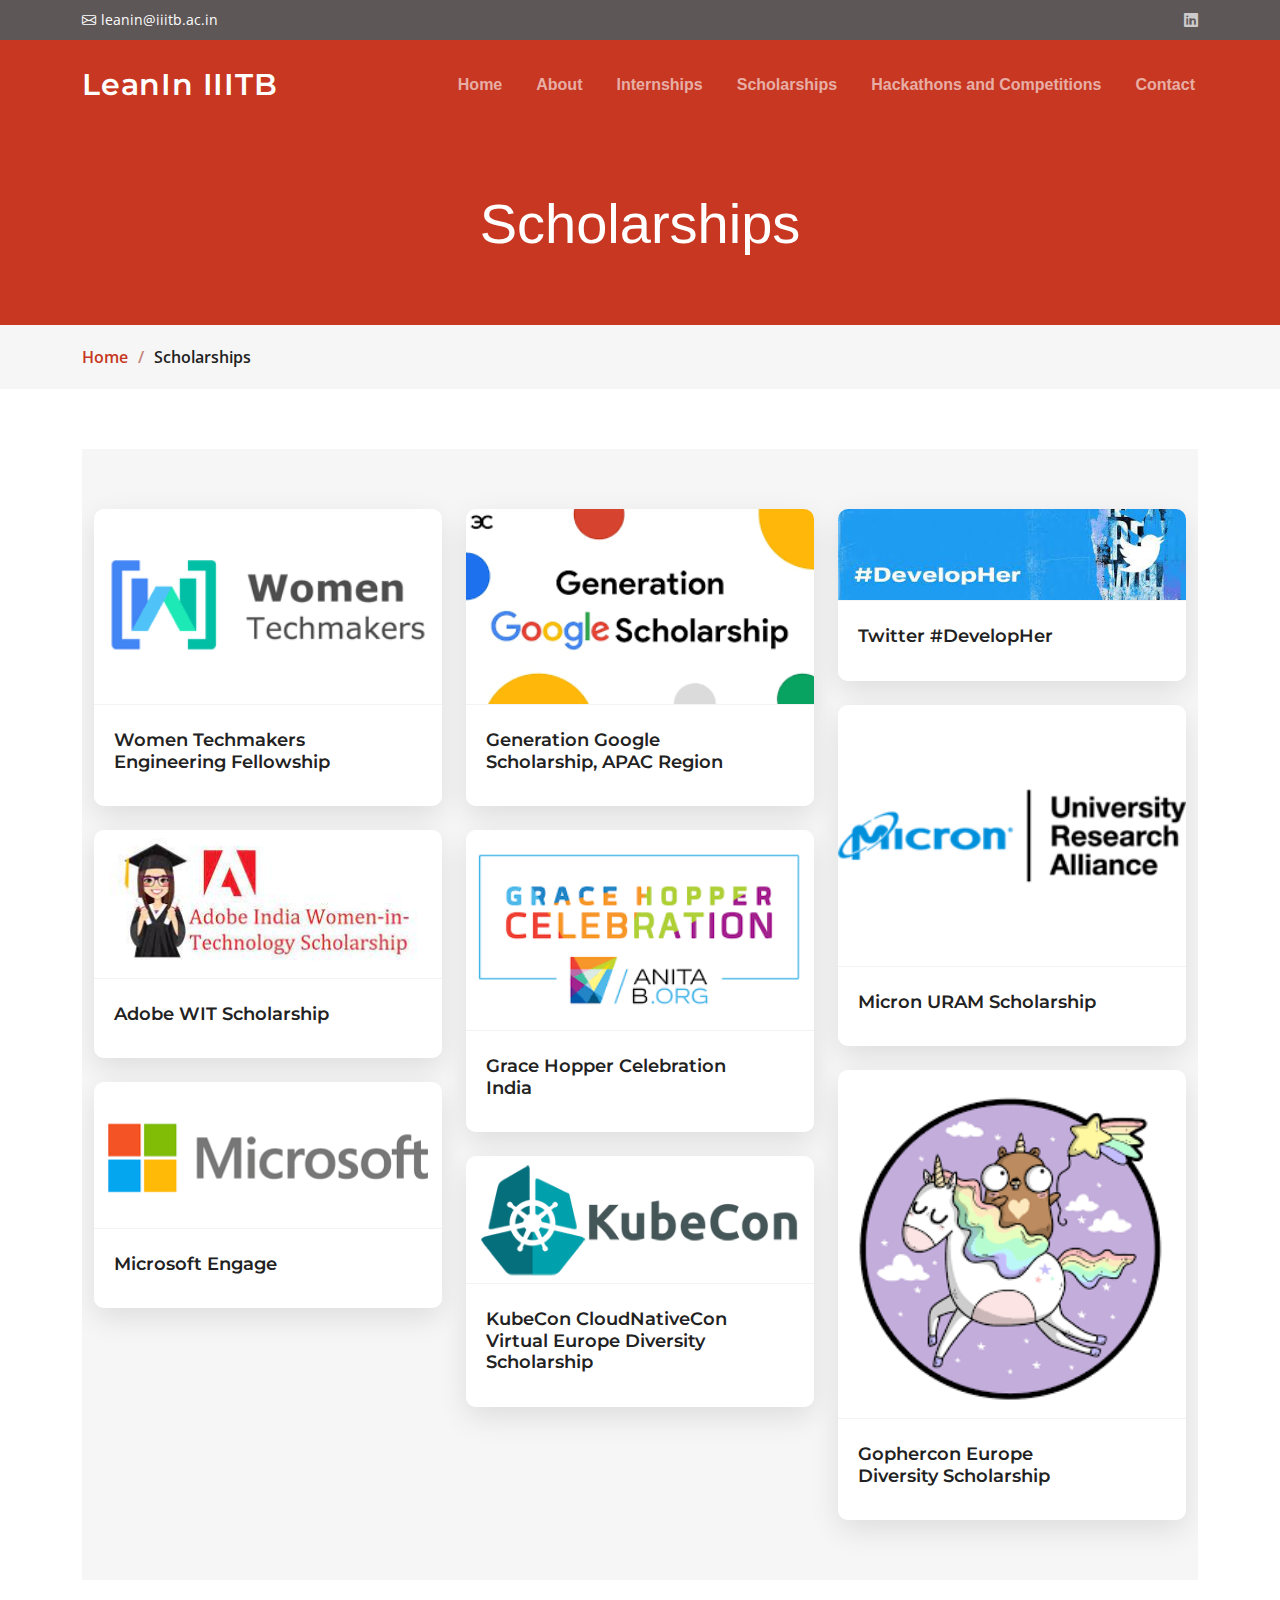
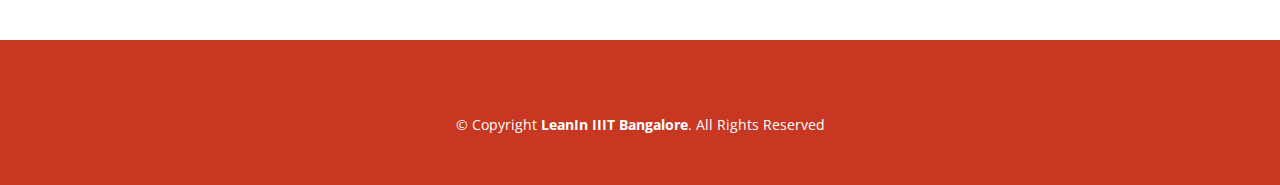
<file: src/scholarships.html>
<!DOCTYPE html>
<html lang="en">

<head>
  <meta charset="utf-8">
  <meta content="width=device-width, initial-scale=1.0" name="viewport">

  <title>LeanIn IIITB: Scholarships</title>
  <meta content="" name="description">
  <meta content="" name="keywords">

  <!-- Favicons -->
  <link href="assets/img/favicon.png" rel="icon">
  <link href="assets/img/apple-touch-icon.png" rel="apple-touch-icon">

  <!-- Google Fonts -->
  <link rel="preconnect" href="https://fonts.googleapis.com">
  <link rel="preconnect" href="https://fonts.gstatic.com" crossorigin>
  <link href="https://fonts.googleapis.com/css2?family=Open+Sans:ital,wght@0,300;0,400;0,500;0,600;0,700;1,300;1,400;1,600;1,700&family=Montserrat:ital,wght@0,300;0,400;0,500;0,600;0,700;1,300;1,400;1,500;1,600;1,700&family=Raleway:ital,wght@0,300;0,400;0,500;0,600;0,700;1,300;1,400;1,500;1,600;1,700&display=swap" rel="stylesheet">

  <!-- Vendor CSS Files -->
  <link href="assets/vendor/bootstrap/css/bootstrap.min.css" rel="stylesheet">
  <link href="assets/vendor/bootstrap-icons/bootstrap-icons.css" rel="stylesheet">
  <link href="assets/vendor/aos/aos.css" rel="stylesheet">
  <link href="assets/vendor/glightbox/css/glightbox.min.css" rel="stylesheet">
  <link href="assets/vendor/swiper/swiper-bundle.min.css" rel="stylesheet">

  <!-- Template Main CSS File -->
  <link href="assets/css/main.css" rel="stylesheet">

  <!-- =======================================================
  * Template Name: Impact - v1.0.0
  * Template URL: https://bootstrapmade.com/impact-bootstrap-business-website-template/
  * Author: BootstrapMade.com
  * License: https://bootstrapmade.com/license/
  ======================================================== -->
</head>

<body>

  <!-- ======= Header ======= -->
  <section id="topbar" class="topbar d-flex align-items-center">
    <div class="container d-flex justify-content-center justify-content-md-between">
      <div class="contact-info d-flex align-items-center">
        <i class="bi bi-envelope d-flex align-items-center"><a href="mailto:leanin@iiitb.ac.in">leanin@iiitb.ac.in</a></i>
        <!-- <i class="bi bi-phone d-flex align-items-center ms-4"><span>+1 5589 55488 55</span></i> -->
      </div>
      <div class="social-links d-none d-md-flex align-items-center">
        <!-- <a href="#" class="twitter"><i class="bi bi-twitter"></i></a> -->
        <!-- <a href="#" class="facebook"><i class="bi bi-facebook"></i></a> -->
        <!-- <a href="#" class="instagram"><i class="bi bi-instagram"></i></a> -->
        <a href="#" class="linkedin"><i class="bi bi-linkedin"></i></i></a>
      </div>
    </div>
  </section><!-- End Top Bar -->

  <header id="header" class="header d-flex align-items-center">

    <div class="container-fluid container-xl d-flex align-items-center justify-content-between">
      <a href="index.html" class="logo d-flex align-items-center">
        <!-- Uncomment the line below if you also wish to use an image logo -->
        <!-- <img src="assets/img/logo.png" alt=""> -->
        <h1>LeanIn IIITB<span></span></h1>
      </a>
      <nav id="navbar" class="navbar">
        <ul>
          <li><a href="index.html#hero">Home</a></li>
          <li><a href="index.html#about">About</a></li>
          <li><a href="internships.html">Internships</a></li>
          <li><a href="scholarships.html">Scholarships</a></li>
          <li><a href="handc.html">Hackathons and Competitions</a></li>
          <!-- <li><a href="index.html#team">Team</a></li> -->
          <li><a href="index.html#contact">Contact</a></li>
        </ul>
      </nav><!-- .navbar -->


      <i class="mobile-nav-toggle mobile-nav-show bi bi-list"></i>
      <i class="mobile-nav-toggle mobile-nav-hide d-none bi bi-x"></i>

    </div>
  </header><!-- End Header -->
  <!-- End Header -->

  <main id="main">

    <!-- ======= Breadcrumbs ======= -->
    <div class="breadcrumbs">
      <div class="page-header d-flex align-items-center" style="background-image: url('');">
        <div class="container position-relative">
          <div class="row d-flex justify-content-center">
            <div class="col-lg-6 text-center">
              <h2>Scholarships</h2>
              <!-- <p>Odio et unde deleniti. Deserunt numquam exercitationem. Officiis quo odio sint voluptas consequatur ut a odio voluptatem. Sit dolorum debitis veritatis natus dolores. Quasi ratione sint. Sit quaerat ipsum dolorem.</p> -->
            </div>
          </div>
        </div>
      </div>
      <nav>
        <div class="container">
          <ol>
            <li><a href="index.html">Home</a></li>
            <li>Scholarships</li>
          </ol>
        </div>
      </nav>
    </div><!-- End Breadcrumbs -->

    <section class="sample-page">
      <div class="container" data-aos="fade-up">

        <section id="portfolio" class="portfolio sections-bg">
          <div class="container" data-aos="fade-up">
    
            <!-- <div class="section-header"> -->
              <!-- <h2>Portfolio</h2> -->
              <!-- <p>Quam sed id excepturi ccusantium dolorem ut quis dolores nisi llum nostrum enim velit qui ut et autem uia reprehenderit sunt deleniti</p> -->
            <!-- </div> -->
    
            <div class="portfolio-isotope" data-portfolio-filter="*" data-portfolio-layout="masonry" data-portfolio-sort="original-order" data-aos="fade-up" data-aos-delay="100">
    
              <div class="row gy-4 portfolio-container">
    
                <div class="col-xl-4 col-md-6 portfolio-item filter-app">
                  <div class="portfolio-wrap">
                    <img src="assets/img/cands/s/wtef.png" class="img-fluid" alt=""></a>
                    <div class="portfolio-info">
                      <h4><a title="More Details">Women Techmakers Engineering Fellowship</a></h4>
                      <!-- <p>Lorem ipsum, dolor sit amet consectetur</p> -->
                    </div>
                  </div>
                </div><!-- End Portfolio Item -->
    
                <div class="col-xl-4 col-md-6 portfolio-item filter-app">
                  <div class="portfolio-wrap">
                    <img src="assets/img/cands/s/generation google.png" class="img-fluid" alt=""></a>
                    <div class="portfolio-info">
                      <h4><a title="More Details">Generation Google Scholarship, APAC Region</a></h4>
                      <!-- <p>Lorem ipsum, dolor sit amet consectetur</p> -->
                    </div>
                  </div>
                </div><!-- End Portfolio Item -->
    
                <div class="col-xl-4 col-md-6 portfolio-item filter-app">
                  <div class="portfolio-wrap">
                    <img src="assets/img/cands/s/developher.jfif" class="img-fluid" alt=""></a>
                    <div class="portfolio-info">
                      <h4><a title="More Details">Twitter #DevelopHer</a></h4>
                      <!-- <p>Lorem ipsum, dolor sit amet consectetur</p> -->
                    </div>
                  </div>
                </div><!-- End Portfolio Item -->
    
                <div class="col-xl-4 col-md-6 portfolio-item filter-app">
                  <div class="portfolio-wrap">
                    <img src="assets/img/cands/s/uram.png" class="img-fluid" alt=""></a>
                    <div class="portfolio-info">
                      <h4><a title="More Details">Micron URAM Scholarship</a></h4>
                      <!-- <p>Lorem ipsum, dolor sit amet consectetur</p> -->
                    </div>
                  </div>
                </div><!-- End Portfolio Item -->
    
                <div class="col-xl-4 col-md-6 portfolio-item filter-app">
                  <div class="portfolio-wrap">
                    <img src="assets/img/cands/s/adobe wit.jfif" class="img-fluid" alt=""></a>
                    <div class="portfolio-info">
                      <h4><a title="More Details">Adobe WIT Scholarship</a></h4>
                      <!-- <p>Lorem ipsum, dolor sit amet consectetur</p> -->
                    </div>
                  </div>
                </div><!-- End Portfolio Item -->
    
                <div class="col-xl-4 col-md-6 portfolio-item filter-app">
                  <div class="portfolio-wrap">
                    <img src="assets/img/cands/s/ghc.png" class="img-fluid" alt=""></a>
                    <div class="portfolio-info">
                      <h4><a title="More Details">Grace Hopper Celebration India</a></h4>
                      <!-- <p>Lorem ipsum, dolor sit amet consectetur</p> -->
                    </div>
                  </div>
                </div><!-- End Portfolio Item -->
    
                <div class="col-xl-4 col-md-6 portfolio-item filter-app">
                  <div class="portfolio-wrap">
                    <img src="assets/img/cands/s/gophercon.png" class="img-fluid" alt=""></a>
                    <div class="portfolio-info">
                      <h4><a title="More Details">Gophercon Europe Diversity Scholarship</a></h4>
                      <!-- <p>Lorem ipsum, dolor sit amet consectetur</p> -->
                    </div>
                  </div>
                </div><!-- End Portfolio Item -->
    
                <div class="col-xl-4 col-md-6 portfolio-item filter-app">
                  <div class="portfolio-wrap">
                    <img src="assets/img/cands/s/microsoft engage.png" class="img-fluid" alt=""></a>
                    <div class="portfolio-info">
                      <h4><a title="More Details">Microsoft Engage</a></h4>
                      <!-- <p>Lorem ipsum, dolor sit amet consectetur</p> -->
                    </div>
                  </div>
                </div><!-- End Portfolio Item -->
    
                <div class="col-xl-4 col-md-6 portfolio-item filter-app">
                  <div class="portfolio-wrap">
                    <img src="assets/img/cands/s/Kubecon.png" class="img-fluid" alt=""></a>
                    <div class="portfolio-info">
                      <h4><a title="More Details">KubeCon CloudNativeCon Virtual Europe Diversity Scholarship</a></h4>
                      <!-- <p>Lorem ipsum, dolor sit amet consectetur</p>-->
                    </div>
                  </div>
                </div><!-- End Portfolio Item -->
    
              
              </div><!-- End Portfolio Container -->
    
            </div>
    
          </div>
        </section><!-- End Portfolio Section -->

      </div>
    </section>

  </main><!-- End #main -->

  <!-- ======= Footer ======= -->
  <footer id="footer" class="footer">

        

    <div class="container mt-4">
      <div class="copyright">
        &copy; Copyright <strong><span>LeanIn IIIT Bangalore</span></strong>. All Rights Reserved
      </div>
      
    </div>

  </footer><!-- End Footer -->
  <!-- End Footer -->

  <a href="#" class="scroll-top d-flex align-items-center justify-content-center"><i class="bi bi-arrow-up-short"></i></a>

  <div id="preloader"></div>

  <!-- Vendor JS Files -->
  <script src="assets/vendor/bootstrap/js/bootstrap.bundle.min.js"></script>
  <script src="assets/vendor/aos/aos.js"></script>
  <script src="assets/vendor/glightbox/js/glightbox.min.js"></script>
  <script src="assets/vendor/purecounter/purecounter_vanilla.js"></script>
  <script src="assets/vendor/swiper/swiper-bundle.min.js"></script>
  <script src="assets/vendor/isotope-layout/isotope.pkgd.min.js"></script>
  <script src="assets/vendor/php-email-form/validate.js"></script>

  <!-- Template Main JS File -->
  <script src="assets/js/main.js"></script>

</body>

</html>
</file>
<file: src/assets/css/main.css>
/**
* Template Name: Impact - v1.0.0
* Template URL: https://bootstrapmade.com/impact-bootstrap-business-website-template/
* Author: BootstrapMade.com
* License: https://bootstrapmade.com/license/
*/

/*--------------------------------------------------------------
# Set main reusable colors and fonts using CSS variables
# Learn more about CSS variables at https://developer.mozilla.org/en-US/docs/Web/CSS/Using_CSS_custom_properties
--------------------------------------------------------------*/
/* Fonts */
:root {
  --font-default: "Open Sans", system-ui, -apple-system, "Segoe UI", Roboto, "Helvetica Neue", Arial, "Noto Sans", "Liberation Sans", sans-serif, "Apple Color Emoji", "Segoe UI Emoji", "Segoe UI Symbol", "Noto Color Emoji";
  --font-primary: "Montserrat", sans-serif;
  --font-secondary: "Poppins", sans-serif;
}

/* Colors */
:root {
  --color-default: #222222;
  --color-primary: #c73721;
  --color-secondary: #c58379;
}

/* Smooth scroll behavior */
:root {
  scroll-behavior: smooth;
}

/*--------------------------------------------------------------
# General
--------------------------------------------------------------*/
body {
  font-family: var(--font-default);
  color: var(--color-default);
}

a {
  color: var(--color-primary);
  text-decoration: none;
}

a:hover {
  color: #cea3a2;
  text-decoration: none;
}

h1,
h2,
h3,
h4,
h5,
h6 {
  font-family: var(--font-primary);
}

/*--------------------------------------------------------------
# Sections & Section Header
--------------------------------------------------------------*/
section {
  padding: 60px 0;
  overflow: hidden;
}

.sections-bg {
  background-color: #f6f6f6;
}

.section-header {
  text-align: center;
  padding-bottom: 60px;
}

.section-header h2 {
  font-size: 32px;
  font-weight: 600;
  margin-bottom: 20px;
  padding-bottom: 20px;
  position: relative;
}

.section-header h2:after {
  content: "";
  position: absolute;
  display: block;
  width: 50px;
  height: 3px;
  background: var(--color-primary);
  left: 0;
  right: 0;
  bottom: 0;
  margin: auto;
}

.section-header p {
  margin-bottom: 0;
  color: #6f6f6f;
}

/*--------------------------------------------------------------
# Breadcrumbs
--------------------------------------------------------------*/
.breadcrumbs .page-header {
  padding: 60px 0 60px 0;
  min-height: 20vh;
  position: relative;
  background-color: var(--color-primary);
}

.breadcrumbs .page-header h2 {
  font-size: 56px;
  font-weight: 500;
  color: #fff;
  font-family: var(--font-secondary);
}

.breadcrumbs .page-header p {
  color: rgba(255, 255, 255, 0.8);
}

.breadcrumbs nav {
  background-color: #f6f6f6;
  padding: 20px 0;
}

.breadcrumbs nav ol {
  display: flex;
  flex-wrap: wrap;
  list-style: none;
  margin: 0;
  padding: 0;
  font-size: 16px;
  font-weight: 600;
  color: var(--color-default);
}

.breadcrumbs nav ol a {
  color: var(--color-primary);
  transition: 0.3s;
}

.breadcrumbs nav ol a:hover {
  text-decoration: underline;
}

.breadcrumbs nav ol li+li {
  padding-left: 10px;
}

.breadcrumbs nav ol li+li::before {
  display: inline-block;
  padding-right: 10px;
  color: var(--color-secondary);
  content: "/";
}

/*--------------------------------------------------------------
# Scroll top button
--------------------------------------------------------------*/
.scroll-top {
  position: fixed;
  visibility: hidden;
  opacity: 0;
  right: 15px;
  bottom: -15px;
  z-index: 99999;
  background: var(--color-secondary);
  width: 44px;
  height: 44px;
  border-radius: 50px;
  transition: all 0.4s;
}

.scroll-top i {
  font-size: 24px;
  color: #fff;
  line-height: 0;
}

.scroll-top:hover {
  background: rgba(248, 90, 64, 0.8);
  color: #fff;
}

.scroll-top.active {
  visibility: visible;
  opacity: 1;
  bottom: 15px;
}

/*--------------------------------------------------------------
# Preloader
--------------------------------------------------------------*/
#preloader {
  position: fixed;
  inset: 0;
  z-index: 999999;
  overflow: hidden;
  background: #fff;
  transition: all 0.6s ease-out;
}

#preloader:before {
  content: "";
  position: fixed;
  top: calc(50% - 30px);
  left: calc(50% - 30px);
  border: 6px solid #fff;
  border-color: var(--color-primary) transparent var(--color-primary) transparent;
  border-radius: 50%;
  width: 60px;
  height: 60px;
  -webkit-animation: animate-preloader 1.5s linear infinite;
  animation: animate-preloader 1.5s linear infinite;
}

@-webkit-keyframes animate-preloader {
  0% {
    transform: rotate(0deg);
  }

  100% {
    transform: rotate(360deg);
  }
}

@keyframes animate-preloader {
  0% {
    transform: rotate(0deg);
  }

  100% {
    transform: rotate(360deg);
  }
}

/*--------------------------------------------------------------
# Disable aos animation delay on mobile devices
--------------------------------------------------------------*/
@media screen and (max-width: 768px) {
  [data-aos-delay] {
    transition-delay: 0 !important;
  }
}

/*--------------------------------------------------------------
# Header
--------------------------------------------------------------*/
.topbar {
  background: #5e5757;
  height: 40px;
  font-size: 14px;
  transition: all 0.5s;
  color: #FFF;
  padding: 0;
}

.topbar .contact-info i {
  font-style: normal;
  color: #FFF;
  line-height: 0;
}

.topbar .contact-info i a,
.topbar .contact-info i span {
  padding-left: 5px;
  color: #FFF;
}

@media (max-width: 575px) {

  .topbar .contact-info i a,
  .topbar .contact-info i span {
    font-size: 13px;
  }
}

.topbar .contact-info i a {
  line-height: 0;
  transition: 0.3s;
}

.topbar .contact-info i a:hover {
  color: #FFF;
  text-decoration: underline;
}

.topbar .social-links a {
  color: rgba(255, 255, 255, 0.7);
  line-height: 0;
  transition: 0.3s;
  margin-left: 20px;
}

.topbar .social-links a:hover {
  color: #fff;
}

.header {
  transition: all 0.5s;
  z-index: 997;
  height: 90px;
  background-color: var(--color-primary);
}

.header.sticked {
  position: fixed;
  top: 0;
  right: 0;
  left: 0;
  height: 70px;
  box-shadow: 0px 2px 20px rgba(0, 0, 0, 0.1);
}

.header .logo img {
  max-height: 40px;
  margin-right: 6px;
}

.header .logo h1 {
  font-size: 30px;
  margin: 0;
  font-weight: 600;
  letter-spacing: 0.8px;
  color: #fff;
  font-family: var(--font-primary);
}

.header .logo h1 span {
  color: #f96f59;
}

.sticked-header-offset {
  margin-top: 70px;
}

section {
  scroll-margin-top: 70px;
}

/*--------------------------------------------------------------
# Desktop Navigation
--------------------------------------------------------------*/
@media (min-width: 1280px) {
  .navbar {
    padding: 0;
  }

  .navbar ul {
    margin: 0;
    padding: 0;
    display: flex;
    list-style: none;
    align-items: center;
  }

  .navbar li {
    position: relative;
  }

  .navbar>ul>li {
    white-space: nowrap;
    padding: 10px 0 10px 28px;
  }

  .navbar a,
  .navbar a:focus {
    display: flex;
    align-items: center;
    justify-content: space-between;
    padding: 0 3px;
    font-family: var(--font-secondary);
    font-size: 16px;
    font-weight: 600;
    color: rgba(255, 255, 255, 0.6);
    white-space: nowrap;
    transition: 0.3s;
    position: relative;
  }

  .navbar a i,
  .navbar a:focus i {
    font-size: 12px;
    line-height: 0;
    margin-left: 5px;
  }

  .navbar>ul>li>a:before {
    content: "";
    position: absolute;
    width: 100%;
    height: 2px;
    bottom: -6px;
    left: 0;
    background-color: var(--color-secondary);
    visibility: hidden;
    width: 0px;
    transition: all 0.3s ease-in-out 0s;
  }

  .navbar a:hover:before,
  .navbar li:hover>a:before,
  .navbar .active:before {
    visibility: visible;
    width: 100%;
  }

  .navbar a:hover,
  .navbar .active,
  .navbar .active:focus,
  .navbar li:hover>a {
    color: #fff;
  }

  .navbar .dropdown ul {
    display: block;
    position: absolute;
    left: 28px;
    top: calc(100% + 30px);
    margin: 0;
    padding: 10px 0;
    z-index: 99;
    opacity: 0;
    visibility: hidden;
    background: #fff;
    box-shadow: 0px 0px 30px rgba(127, 137, 161, 0.25);
    transition: 0.3s;
    border-radius: 4px;
  }

  .navbar .dropdown ul li {
    min-width: 200px;
  }

  .navbar .dropdown ul a {
    padding: 10px 20px;
    font-size: 15px;
    text-transform: none;
    font-weight: 600;
    color: #e25b46;
  }

  .navbar .dropdown ul a i {
    font-size: 12px;
  }

  .navbar .dropdown ul a:hover,
  .navbar .dropdown ul .active:hover,
  .navbar .dropdown ul li:hover>a {
    color: var(--color-secondary);
  }

  .navbar .dropdown:hover>ul {
    opacity: 1;
    top: 100%;
    visibility: visible;
  }

  .navbar .dropdown .dropdown ul {
    top: 0;
    left: calc(100% - 30px);
    visibility: hidden;
  }

  .navbar .dropdown .dropdown:hover>ul {
    opacity: 1;
    top: 0;
    left: 100%;
    visibility: visible;
  }
}

@media (min-width: 1280px) and (max-width: 1366px) {
  .navbar .dropdown .dropdown ul {
    left: -90%;
  }

  .navbar .dropdown .dropdown:hover>ul {
    left: -100%;
  }
}

@media (min-width: 1280px) {

  .mobile-nav-show,
  .mobile-nav-hide {
    display: none;
  }
}

/*--------------------------------------------------------------
# Mobile Navigation
--------------------------------------------------------------*/
@media (max-width: 1279px) {
  .navbar {
    position: fixed;
    top: 0;
    right: -100%;
    width: 100%;
    max-width: 400px;
    bottom: 0;
    transition: 0.3s;
    z-index: 9997;
    justify-content: space-between;
  }

  .navbar ul {
    position: absolute;
    inset: 0;
    padding: 50px 0 10px 0;
    margin: 0;
    background: #e25b46;
    overflow-y: auto;
    transition: 0.3s;
    z-index: 9998;
  }

  .navbar a,
  .navbar a:focus {
    display: flex;
    align-items: center;
    justify-content: space-between;
    padding: 10px 20px;
    font-family: var(--font-primary);
    font-size: 15px;
    font-weight: 600;
    color: rgba(255, 255, 255, 0.7);
    white-space: nowrap;
    transition: 0.3s;
  }

  .navbar a i,
  .navbar a:focus i {
    font-size: 12px;
    line-height: 0;
    margin-left: 5px;
  }

  .navbar a:hover,
  .navbar .active,
  .navbar .active:focus,
  .navbar li:hover>a {
    color: #fff;
  }

  .navbar .getstarted,
  .navbar .getstarted:focus {
    background: var(--color-primary);
    padding: 8px 20px;
    border-radius: 4px;
    margin: 15px;
    color: #fff;
  }

  .navbar .getstarted:hover,
  .navbar .getstarted:focus:hover {
    color: #fff;
    background: #e25b46;
  }

  .navbar .dropdown ul,
  .navbar .dropdown .dropdown ul {
    position: static;
    display: none;
    padding: 10px 0;
    margin: 10px 20px;
    transition: all 0.5s ease-in-out;
    background-color: #b83926;
    border: 1px solid #c7270f;
  }

  .navbar .dropdown>.dropdown-active,
  .navbar .dropdown .dropdown>.dropdown-active {
    display: block;
  }

  .mobile-nav-show {
    color: rgba(255, 255, 255, 0.6);
    font-size: 28px;
    cursor: pointer;
    line-height: 0;
    transition: 0.5s;
    z-index: 9999;
    margin-right: 10px;
  }

  .mobile-nav-hide {
    color: #fff;
    font-size: 32px;
    cursor: pointer;
    line-height: 0;
    transition: 0.5s;
    position: fixed;
    right: 20px;
    top: 20px;
    z-index: 9999;
  }

  .mobile-nav-active {
    overflow: hidden;
  }

  .mobile-nav-active .navbar {
    right: 0;
  }

  .mobile-nav-active .navbar:before {
    content: "";
    position: fixed;
    inset: 0;
    background: rgba(141, 105, 100, 0.8);
    z-index: 9996;
  }
}

/*--------------------------------------------------------------
# About Us Section
--------------------------------------------------------------*/
.about h3 {
  font-weight: 700;
  font-size: 28px;
  margin-bottom: 20px;
  font-family: var(--font-secondary);
}

.about .call-us {
  left: 10%;
  right: 10%;
  bottom: 0;
  background-color: #fff;
  box-shadow: 0px 2px 25px rgba(0, 0, 0, 0.08);
  padding: 20px;
  text-align: center;
}

.about .call-us h4 {
  font-size: 24px;
  font-weight: 700;
  margin-bottom: 5px;
}

.about .call-us p {
  font-size: 28px;
  font-weight: 700;
  color: var(--color-primary);
}

.about .content ul {
  list-style: none;
  padding: 0;
}

.about .content ul li {
  padding: 0 0 10px 30px;
  position: relative;
}

.about .content ul i {
  position: absolute;
  font-size: 20px;
  left: 0;
  top: -3px;
  color: var(--color-primary);
}

.about .content p:last-child {
  margin-bottom: 0;
}

.about .play-btn {
  width: 94px;
  height: 94px;
  background: radial-gradient(var(--color-primary) 50%, rgba(0, 131, 116, 0.4) 52%);
  border-radius: 50%;
  display: block;
  position: absolute;
  left: calc(50% - 47px);
  top: calc(50% - 47px);
  overflow: hidden;
}

.about .play-btn:before {
  content: "";
  position: absolute;
  width: 120px;
  height: 120px;
  -webkit-animation-delay: 0s;
  animation-delay: 0s;
  -webkit-animation: pulsate-btn 2s;
  animation: pulsate-btn 2s;
  -webkit-animation-direction: forwards;
  animation-direction: forwards;
  -webkit-animation-iteration-count: infinite;
  animation-iteration-count: infinite;
  -webkit-animation-timing-function: steps;
  animation-timing-function: steps;
  opacity: 1;
  border-radius: 50%;
  border: 5px solid rgba(131, 0, 0, 0.7);
  top: -15%;
  left: -15%;
  background: rgba(198, 16, 0, 0);
}

.about .play-btn:after {
  content: "";
  position: absolute;
  left: 50%;
  top: 50%;
  transform: translateX(-40%) translateY(-50%);
  width: 0;
  height: 0;
  border-top: 10px solid transparent;
  border-bottom: 10px solid transparent;
  border-left: 15px solid #fff;
  z-index: 100;
  transition: all 400ms cubic-bezier(0.55, 0.055, 0.675, 0.19);
}

.about .play-btn:hover:before {
  content: "";
  position: absolute;
  left: 50%;
  top: 50%;
  transform: translateX(-40%) translateY(-50%);
  width: 0;
  height: 0;
  border: none;
  border-top: 10px solid transparent;
  border-bottom: 10px solid transparent;
  border-left: 15px solid #fff;
  z-index: 200;
  -webkit-animation: none;
  animation: none;
  border-radius: 0;
}

.about .play-btn:hover:after {
  border-left: 15px solid var(--color-primary);
  transform: scale(20);
}

@-webkit-keyframes pulsate-btn {
  0% {
    transform: scale(0.6, 0.6);
    opacity: 1;
  }

  100% {
    transform: scale(1, 1);
    opacity: 0;
  }
}

@keyframes pulsate-btn {
  0% {
    transform: scale(0.6, 0.6);
    opacity: 1;
  }

  100% {
    transform: scale(1, 1);
    opacity: 0;
  }
}

/*--------------------------------------------------------------
# Clients Section
--------------------------------------------------------------*/
.clients {
  padding: 40px 0;
}

.clients .swiper {
  padding: 10px 0;
}

.clients .swiper-slide img {
  transition: 0.3s;
}

.clients .swiper-slide img:hover {
  transform: scale(1.1);
}

.clients .swiper-pagination {
  margin-top: 20px;
  position: relative;
}

.clients .swiper-pagination .swiper-pagination-bullet {
  width: 12px;
  height: 12px;
  background-color: #fff;
  opacity: 1;
  background-color: #ddd;
}

.clients .swiper-pagination .swiper-pagination-bullet-active {
  background-color: var(--color-primary);
}

/*--------------------------------------------------------------
# Stats Counter Section
--------------------------------------------------------------*/
.stats-counter {
  padding: 40px 0;
}

.stats-counter .stats-item {
  padding: 20px 0;
  border-bottom: 1px solid #e4e4e4;
}

.stats-counter .stats-item .purecounter {
  min-width: 90px;
  padding-right: 15px;
}

.stats-counter .stats-item i {
  font-size: 44px;
  line-height: 0;
  margin-right: 15px;
}

.stats-counter .stats-item span {
  font-size: 40px;
  display: block;
  font-weight: 700;
  color: var(--color-primary);
  line-height: 40px;
}

.stats-counter .stats-item p {
  margin: 0;
  font-family: var(--font-primary);
  font-size: 14px;
}

/*--------------------------------------------------------------
# Call To Action Section
--------------------------------------------------------------*/
.call-to-action .container {
  background: linear-gradient(rgba(0, 0, 0, 0.5), rgba(0, 0, 0, 0.5)), url("../img/cta-bg.jpg") center center;
  background-size: cover;
  padding: 100px 60px;
  border-radius: 15px;
  overflow: hidden;
}

.call-to-action h3 {
  color: #fff;
  font-size: 28px;
  font-weight: 700;
  margin-bottom: 20px;
}

.call-to-action p {
  color: #fff;
  margin-bottom: 20px;
}

.call-to-action .play-btn {
  width: 94px;
  height: 94px;
  margin-bottom: 20px;
  background: radial-gradient(var(--color-primary) 50%, rgba(0, 131, 116, 0.4) 52%);
  border-radius: 50%;
  display: inline-block;
  position: relative;
  overflow: hidden;
}

.call-to-action .play-btn:before {
  content: "";
  position: absolute;
  width: 120px;
  height: 120px;
  -webkit-animation-delay: 0s;
  animation-delay: 0s;
  -webkit-animation: pulsate-btn 2s;
  animation: pulsate-btn 2s;
  -webkit-animation-direction: forwards;
  animation-direction: forwards;
  -webkit-animation-iteration-count: infinite;
  animation-iteration-count: infinite;
  -webkit-animation-timing-function: steps;
  animation-timing-function: steps;
  opacity: 1;
  border-radius: 50%;
  border: 5px solid rgba(0, 131, 116, 0.7);
  top: -15%;
  left: -15%;
  background: rgba(198, 16, 0, 0);
}

.call-to-action .play-btn:after {
  content: "";
  position: absolute;
  left: 50%;
  top: 50%;
  transform: translateX(-40%) translateY(-50%);
  width: 0;
  height: 0;
  border-top: 10px solid transparent;
  border-bottom: 10px solid transparent;
  border-left: 15px solid #fff;
  z-index: 100;
  transition: all 400ms cubic-bezier(0.55, 0.055, 0.675, 0.19);
}

.call-to-action .play-btn:hover:before {
  content: "";
  position: absolute;
  left: 50%;
  top: 50%;
  transform: translateX(-40%) translateY(-50%);
  width: 0;
  height: 0;
  border: none;
  border-top: 10px solid transparent;
  border-bottom: 10px solid transparent;
  border-left: 15px solid #fff;
  z-index: 200;
  -webkit-animation: none;
  animation: none;
  border-radius: 0;
}

.call-to-action .play-btn:hover:after {
  border-left: 15px solid var(--color-primary);
  transform: scale(20);
}

.call-to-action .cta-btn {
  font-family: var(--font-primary);
  font-weight: 500;
  font-size: 16px;
  letter-spacing: 1px;
  display: inline-block;
  padding: 12px 48px;
  border-radius: 50px;
  transition: 0.5s;
  margin: 10px;
  border: 2px solid #fff;
  color: #fff;
}

.call-to-action .cta-btn:hover {
  background: var(--color-primary);
  border: 2px solid var(--color-primary);
}

@keyframes pulsate-btn {
  0% {
    transform: scale(0.6, 0.6);
    opacity: 1;
  }

  100% {
    transform: scale(1, 1);
    opacity: 0;
  }
}

/*--------------------------------------------------------------
# Our Services Section
--------------------------------------------------------------*/
.services {
  padding: 60px 0;
}

.services .service-item {
  padding: 40px;
  background: #fff;
  height: 100%;
  border-radius: 10px;
}

.services .service-item .icon {
  width: 48px;
  height: 48px;
  position: relative;
  margin-bottom: 50px;
}

.services .service-item .icon i {
  color: var(--color-default);
  font-size: 56px;
  transition: ease-in-out 0.3s;
  z-index: 2;
  position: relative;
}

.services .service-item .icon:before {
  position: absolute;
  content: "";
  height: 100%;
  width: 100%;
  background: #eeeeee;
  border-radius: 50px;
  z-index: 1;
  top: 10px;
  right: -20px;
  transition: 0.3s;
}

.services .service-item h3 {
  color: var(--color-default);
  font-weight: 700;
  margin: 0 0 20px 0;
  padding-bottom: 8px;
  font-size: 22px;
  position: relative;
  display: inline-block;
  border-bottom: 4px solid #eeeeee;
  transition: 0.3s;
}

.services .service-item p {
  line-height: 24px;
  font-size: 14px;
  margin-bottom: 0;
}

.services .service-item .readmore {
  margin-top: 15px;
  display: inline-block;
  color: var(--color-primary);
}

.services .service-item:hover .icon:before {
  background: #00b6a1;
}

.services .service-item:hover h3 {
  border-color: var(--color-primary);
}

/*--------------------------------------------------------------
# Testimonials Section
--------------------------------------------------------------*/
.testimonials .testimonial-wrap {
  padding-left: 10px;
}

.testimonials .testimonial-item {
  box-sizing: content-box;
  padding: 30px;
  margin: 30px 10px;
  box-shadow: 0px 0 15px rgba(0, 0, 0, 0.1);
  position: relative;
  background: #fff;
  border-radius: 10px;
}

.testimonials .testimonial-item .testimonial-img {
  width: 90px;
  border-radius: 50px;
  margin-right: 15px;
}

.testimonials .testimonial-item h3 {
  font-size: 18px;
  font-weight: bold;
  margin: 10px 0 5px 0;
  color: #000;
}

.testimonials .testimonial-item h4 {
  font-size: 14px;
  color: #999;
  margin: 0;
}

.testimonials .testimonial-item .stars {
  margin: 10px 0;
}

.testimonials .testimonial-item .stars i {
  color: #ffc107;
  margin: 0 1px;
}

.testimonials .testimonial-item .quote-icon-left,
.testimonials .testimonial-item .quote-icon-right {
  color: #c51414;
  font-size: 26px;
  line-height: 0;
}

.testimonials .testimonial-item .quote-icon-left {
  display: inline-block;
  left: -5px;
  position: relative;
}

.testimonials .testimonial-item .quote-icon-right {
  display: inline-block;
  right: -5px;
  position: relative;
  top: 10px;
  transform: scale(-1, -1);
}

.testimonials .testimonial-item p {
  font-style: italic;
  margin: 15px auto 15px auto;
}

.testimonials .swiper-pagination {
  margin-top: 20px;
  position: relative;
}

.testimonials .swiper-pagination .swiper-pagination-bullet {
  width: 12px;
  height: 12px;
  background-color: rgba(0, 0, 0, 0.2);
  opacity: 1;
}

.testimonials .swiper-pagination .swiper-pagination-bullet-active {
  background-color: var(--color-primary);
}

@media (max-width: 767px) {
  .testimonials .testimonial-wrap {
    padding-left: 0;
  }

  .testimonials .testimonial-item {
    padding: 30px;
    margin: 15px;
  }

  .testimonials .testimonial-item .testimonial-img {
    position: static;
    left: auto;
  }
}

/*--------------------------------------------------------------
# Portfolio Section
--------------------------------------------------------------*/
.portfolio .portfolio-flters {
  padding: 0 0 20px 0;
  margin: 0 auto;
  list-style: none;
  text-align: center;
}

.portfolio .portfolio-flters li {
  cursor: pointer;
  display: inline-block;
  padding: 0;
  font-size: 18px;
  font-weight: 500;
  margin: 0 10px;
  line-height: 1;
  transition: all 0.3s ease-in-out;
}

.portfolio .portfolio-flters li:hover,
.portfolio .portfolio-flters li.filter-active {
  color: var(--color-primary);
}

.portfolio .portfolio-flters li:first-child {
  margin-left: 0;
}

.portfolio .portfolio-flters li:last-child {
  margin-right: 0;
}

@media (max-width: 575px) {
  .portfolio .portfolio-flters li {
    font-size: 14px;
    margin: 0 5px;
  }
}

.portfolio .portfolio-wrap {
  box-shadow: 0px 10px 30px rgba(0, 0, 0, 0.1);
  border-radius: 10px;
  /* width: fit-content; */
  /* height: fit-content; */
  overflow: hidden;
}

.portfolio .portfolio-wrap img {
  transition: 0.3s;
  position: relative;
  width: 100%;
  height: 100%;
  /* height: auto; */
  /* width: auto; */
  object-fit: contain;
  z-index: 1;
}

.portfolio .portfolio-wrap .portfolio-info {
  padding: 25px 20px;
  background-color: #fff;
  position: relative;
  justify-content: center;
  border-top: 1px solid #f3f3f3;
  /* width: fit-content; */
  z-index: 2;
}

.portfolio .portfolio-wrap .portfolio-info h4 {
  font-size: 18px;
  font-weight: 600;
  padding-right: 50px;
}

.portfolio .portfolio-wrap .portfolio-info h4 a {
  color: var(--color-default);
  transition: 0.3s;
}

.portfolio .portfolio-wrap .portfolio-info h4 a:hover {
  color: var(--color-primary);
}

.portfolio .portfolio-wrap .portfolio-info p {
  color: #6c757d;
  font-size: 14px;
  margin-bottom: 0;
  padding-right: 50px;
}

.portfolio .portfolio-wrap:hover img {
  transform: scale(1.1);
}

/*--------------------------------------------------------------
# Portfolio Details Section
--------------------------------------------------------------*/
.portfolio-details .portfolio-details-slider img {
  width: 100%;
}

.portfolio-details .portfolio-details-slider .swiper-pagination .swiper-pagination-bullet {
  width: 12px;
  height: 12px;
  background-color: rgba(255, 255, 255, 0.7);
  opacity: 1;
}

.portfolio-details .portfolio-details-slider .swiper-pagination .swiper-pagination-bullet-active {
  background-color: var(--color-primary);
}

.portfolio-details .swiper-button-prev,
.portfolio-details .swiper-button-next {
  width: 48px;
  height: 48px;
}

.portfolio-details .swiper-button-prev:after,
.portfolio-details .swiper-button-next:after {
  color: rgba(255, 255, 255, 0.8);
  background-color: rgba(0, 0, 0, 0.2);
  font-size: 24px;
  border-radius: 50%;
  width: 48px;
  height: 48px;
  display: flex;
  align-items: center;
  justify-content: center;
  transition: 0.3s;
}

.portfolio-details .swiper-button-prev:hover:after,
.portfolio-details .swiper-button-next:hover:after {
  background-color: rgba(0, 0, 0, 0.6);
}

@media (max-width: 575px) {

  .portfolio-details .swiper-button-prev,
  .portfolio-details .swiper-button-next {
    display: none;
  }
}

.portfolio-details .portfolio-info h3 {
  font-size: 22px;
  font-weight: 700;
  margin-bottom: 20px;
  padding-bottom: 20px;
  position: relative;
}

.portfolio-details .portfolio-info h3:after {
  content: "";
  position: absolute;
  display: block;
  width: 50px;
  height: 3px;
  background: var(--color-primary);
  left: 0;
  bottom: 0;
}

.portfolio-details .portfolio-info ul {
  list-style: none;
  padding: 0;
  font-size: 15px;
}

.portfolio-details .portfolio-info ul li {
  display: flex;
  flex-direction: column;
  padding-bottom: 15px;
  font-size: 16px;
}

.portfolio-details .portfolio-info ul strong {
  text-transform: uppercase;
  font-weight: 400;
  color: #9c9c9c;
  font-size: 12px;
}

.portfolio-details .portfolio-info .btn-visit {
  padding: 8px 40px;
  background: var(--color-primary);
  color: #fff;
  border-radius: 50px;
  transition: 0.3s;
}

.portfolio-details .portfolio-info .btn-visit:hover {
  background: #009d8b;
}

.portfolio-details .portfolio-description h2 {
  font-size: 26px;
  font-weight: 700;
  margin-bottom: 20px;
}

.portfolio-details .portfolio-description p {
  padding: 0;
}

.portfolio-details .portfolio-description .testimonial-item {
  padding: 30px 30px 0 30px;
  position: relative;
  background: white;
  height: 100%;
  margin-bottom: 50px;
}

.portfolio-details .portfolio-description .testimonial-item .testimonial-img {
  width: 90px;
  border-radius: 50px;
  border: 6px solid #fff;
  float: left;
  margin: 0 10px 0 0;
}

.portfolio-details .portfolio-description .testimonial-item h3 {
  font-size: 18px;
  font-weight: bold;
  margin: 15px 0 5px 0;
  padding-top: 20px;
}

.portfolio-details .portfolio-description .testimonial-item h4 {
  font-size: 14px;
  color: #6c757d;
  margin: 0;
}

.portfolio-details .portfolio-description .testimonial-item .quote-icon-left,
.portfolio-details .portfolio-description .testimonial-item .quote-icon-right {
  color: #009d8b;
  font-size: 26px;
  line-height: 0;
}

.portfolio-details .portfolio-description .testimonial-item .quote-icon-left {
  display: inline-block;
  left: -5px;
  position: relative;
}

.portfolio-details .portfolio-description .testimonial-item .quote-icon-right {
  display: inline-block;
  right: -5px;
  position: relative;
  top: 10px;
  transform: scale(-1, -1);
}

.portfolio-details .portfolio-description .testimonial-item p {
  font-style: italic;
  margin: 0 0 15px 0 0 0;
  padding: 0;
}

/*--------------------------------------------------------------
# Our Team Section
--------------------------------------------------------------*/
.team .member {
  text-align: center;
  background: #fff;
  border-radius: 10px;
  padding: 15px;
  overflow: hidden;
  box-shadow: 0px 2px 25px rgba(0, 0, 0, 0.1);
}

.team .member img {
  border-radius: 10px;
  overflow: hidden;
}

.team .member .member-content {
  padding: 0 20px 30px 20px;
}

.team .member h4 {
  font-weight: 700;
  margin-top: 16px;
  margin-bottom: 2px;
  font-size: 20px;
}

.team .member span {
  font-style: italic;
  display: block;
  font-size: 14px;
  color: #6c757d;
}

.team .member p {
  padding-top: 10px;
  font-size: 14px;
  font-style: italic;
  color: #6c757d;
}

.team .member .social {
  margin-top: 15px;
  margin-bottom: 10px;
  display: flex;
  align-items: center;
  justify-content: space-around;
}

.team .member .social a {
  color: #a2a2a2;
  transition: 0.3s;
  border-radius: 50%;
  width: 40px;
  height: 40px;
  display: flex;
  align-items: center;
  justify-content: center;
  border: 1px solid #bbbbbb;
}

.team .member .social a:hover {
  color: var(--color-primary);
  border-color: var(--color-primary);
}

.team .member .social i {
  font-size: 18px;
  margin: 0 2px;
}

/*--------------------------------------------------------------
# Pricing Section
--------------------------------------------------------------*/
.pricing .pricing-item {
  padding: 60px 40px;
  box-shadow: 0 3px 20px -2px rgba(108, 117, 125, 0.15);
  background: #fff;
  height: 100%;
  position: relative;
  border-radius: 15px;
}

.pricing h3 {
  font-weight: 600;
  margin-bottom: 15px;
  font-size: 20px;
  color: #555555;
  text-align: center;
}

.pricing .icon {
  margin: 30px auto 30px auto;
  width: 70px;
  height: 70px;
  background: var(--color-primary);
  border-radius: 50%;
  display: flex;
  align-items: center;
  justify-content: center;
  transition: 0.3s;
  transform-style: preserve-3d;
}

.pricing .icon i {
  color: #fff;
  font-size: 28px;
  transition: ease-in-out 0.3s;
  line-height: 0;
}

.pricing .icon::before {
  position: absolute;
  content: "";
  height: 86px;
  width: 86px;
  border-radius: 50%;
  background: #87c1bb;
  transition: all 0.3s ease-out 0s;
  transform: translateZ(-1px);
}

.pricing .icon::after {
  position: absolute;
  content: "";
  height: 102px;
  width: 102px;
  border-radius: 50%;
  background: #d2eeeb;
  transition: all 0.3s ease-out 0s;
  transform: translateZ(-2px);
}

.pricing h4 {
  font-size: 48px;
  color: var(--color-secondary);
  font-weight: 700;
  font-family: var(--font-secondary);
  margin-bottom: 0;
  text-align: center;
}

.pricing h4 sup {
  font-size: 28px;
}

.pricing h4 span {
  color: rgba(108, 117, 125, 0.8);
  font-size: 18px;
  font-weight: 400;
}

.pricing ul {
  padding: 20px 0;
  list-style: none;
  color: #6c757d;
  text-align: left;
  line-height: 20px;
}

.pricing ul li {
  padding: 10px 0;
  display: flex;
  align-items: center;
}

.pricing ul i {
  color: #059652;
  font-size: 24px;
  padding-right: 3px;
}

.pricing ul .na {
  color: rgba(108, 117, 125, 0.5);
}

.pricing ul .na i {
  color: rgba(108, 117, 125, 0.5);
}

.pricing ul .na span {
  text-decoration: line-through;
}

.pricing .buy-btn {
  display: inline-block;
  padding: 10px 40px;
  border-radius: 50px;
  color: var(--color-primary);
  border: 1px solid rgba(0, 131, 116, 0.2);
  transition: none;
  font-size: 16px;
  font-weight: 600;
  font-family: var(--font-primary);
  transition: 0.3s;
}

.pricing .buy-btn:hover {
  background: var(--color-primary);
  color: #fff;
}

.pricing .featured {
  z-index: 10;
  border: 3px solid var(--color-primary);
}

@media (min-width: 992px) {
  .pricing .featured {
    transform: scale(1.15);
  }
}

/*--------------------------------------------------------------
# Frequently Asked Questions Section
--------------------------------------------------------------*/
.faq .content h3 {
  font-weight: 400;
  font-size: 34px;
}

.faq .content h4 {
  font-size: 20px;
  font-weight: 700;
  margin-top: 5px;
}

.faq .content p {
  font-size: 15px;
  color: #6c757d;
}

.faq .accordion-item {
  border: 0;
  margin-bottom: 20px;
  box-shadow: 0px 5px 25px 0px rgba(0, 0, 0, 0.06);
  border-radius: 10px;
}

.faq .accordion-item:last-child {
  margin-bottom: 0;
}

.faq .accordion-collapse {
  border: 0;
}

.faq .accordion-button {
  padding: 20px 50px 20px 20px;
  font-weight: 600;
  border: 0;
  font-size: 18px;
  line-height: 24px;
  color: var(--color-default);
  text-align: left;
  background: #fff;
  box-shadow: none;
  border-radius: 10px;
}

.faq .accordion-button .num {
  padding-right: 10px;
  font-size: 20px;
  line-height: 0;
  color: var(--color-primary);
}

.faq .accordion-button:not(.collapsed) {
  color: var(--color-primary);
  border-bottom: 0;
  box-shadow: none;
}

.faq .accordion-button:after {
  position: absolute;
  right: 20px;
  top: 20px;
}

.faq .accordion-body {
  padding: 0 40px 30px 45px;
  border: 0;
  border-radius: 10px;
  background: #fff;
  box-shadow: none;
}

/*--------------------------------------------------------------
# Recent Blog Posts Section
--------------------------------------------------------------*/
.recent-posts article {
  box-shadow: 0 4px 16px rgba(0, 0, 0, 0.1);
  background-color: #fff;
  padding: 30px;
  height: 100%;
  border-radius: 10px;
  overflow: hidden;
}

.recent-posts .post-img {
  max-height: 100%;
  /* max-width: 100%; */
  object-fit: contain;
  margin: -30px -30px 15px -30px;
  overflow: hidden;
}

.recent-posts .post-category {
  font-size: 16px;
  color: #6f6f6f;
  margin-bottom: 10px;
}

.recent-posts .title {
  font-size: 22px;
  font-weight: 700;
  padding: 0;
  margin: 0 0 20px 0;
}

.recent-posts .title a {
  color: var(--color-default);
  transition: 0.3s;
}

.recent-posts .title a:hover {
  color: var(--color-primary);
}

.recent-posts .post-author-img {
  width: 50px;
  border-radius: 50%;
  margin-right: 15px;
}

.recent-posts .post-author {
  font-weight: 600;
  margin-bottom: 5px;
}

.recent-posts .post-date {
  font-size: 14px;
  color: #3c3c3c;
  margin-bottom: 0;
}

/*--------------------------------------------------------------
# Contact Section
--------------------------------------------------------------*/
.contact .info-container {
  background-color: var(--color-primary);
  height: 100%;
  padding: 20px;
  border-radius: 10px 0 0 10px;
  box-shadow: 0px 2px 25px rgba(0, 0, 0, 0.1);
}

.contact .info-item {
  width: 100%;
  background-color: #9b9090;
  margin-bottom: 20px;
  padding: 20px;
  border-radius: 10px;
  color: #fff;
}

.contact .info-item:last-child {
  margin-bottom: 0;
}

.contact .info-item i {
  font-size: 20px;
  color: #fff;
  float: left;
  width: 44px;
  height: 44px;
  background-color: rgba(255, 255, 255, 0.2);
  display: flex;
  justify-content: center;
  align-items: center;
  border-radius: 50px;
  transition: all 0.3s ease-in-out;
  margin-right: 15px;
}

.contact .info-item h4 {
  padding: 0;
  font-size: 20px;
  font-weight: 600;
  margin-bottom: 5px;
}

.contact .info-item p {
  padding: 0;
  margin-bottom: 0;
  font-size: 14px;
}

.contact .info-item:hover i {
  background: #fff;
  color: var(--color-primary);
}

.contact .php-email-form {
  width: 100%;
  height: 100%;
  background: #fff;
  box-shadow: 0px 2px 25px rgba(0, 0, 0, 0.1);
  padding: 30px;
  border-radius: 0 10px 10px 0;
}

.contact .php-email-form .form-group {
  padding-bottom: 8px;
}

.contact .php-email-form .error-message {
  display: none;
  color: #fff;
  background: #df1529;
  text-align: left;
  padding: 15px;
  font-weight: 600;
}

.contact .php-email-form .error-message br+br {
  margin-top: 25px;
}

.contact .php-email-form .sent-message {
  display: none;
  color: #fff;
  background: #059652;
  text-align: center;
  padding: 15px;
  font-weight: 600;
}

.contact .php-email-form .loading {
  display: none;
  background: #fff;
  text-align: center;
  padding: 15px;
}

.contact .php-email-form .loading:before {
  content: "";
  display: inline-block;
  border-radius: 50%;
  width: 24px;
  height: 24px;
  margin: 0 10px -6px 0;
  border: 3px solid #059652;
  border-top-color: #fff;
  -webkit-animation: animate-loading 1s linear infinite;
  animation: animate-loading 1s linear infinite;
}

.contact .php-email-form input,
.contact .php-email-form textarea {
  border-radius: 0;
  box-shadow: none;
  font-size: 14px;
}

.contact .php-email-form input[type=text],
.contact .php-email-form input[type=email],
.contact .php-email-form textarea {
  padding: 12px 15px;
}

.contact .php-email-form input[type=text]:focus,
.contact .php-email-form input[type=email]:focus,
.contact .php-email-form textarea:focus {
  border-color: var(--color-primary);
}

.contact .php-email-form textarea {
  padding: 10px 12px;
}

.contact .php-email-form button[type=submit] {
  background: var(--color-primary);
  border: 0;
  padding: 14px 45px;
  color: #fff;
  transition: 0.4s;
  border-radius: 50px;
}

.contact .php-email-form button[type=submit]:hover {
  background: rgba(0, 131, 116, 0.8);
}

@-webkit-keyframes animate-loading {
  0% {
    transform: rotate(0deg);
  }

  100% {
    transform: rotate(360deg);
  }
}

@keyframes animate-loading {
  0% {
    transform: rotate(0deg);
  }

  100% {
    transform: rotate(360deg);
  }
}

/*--------------------------------------------------------------
# Hero Section
--------------------------------------------------------------*/
.hero {
  width: 100%;
  position: relative;
  background: var(--color-primary);
  padding: 60px 0 0 0;
}

@media (min-width: 1365px) {
  .hero {
    background-attachment: fixed;
  }
}

.hero h2 {
  font-size: 48px;
  font-weight: 700;
  margin-bottom: 20px;
  color: #fff;
}

.hero p {
  color: rgba(255, 255, 255, 0.6);
  font-weight: 400;
  margin-bottom: 30px;
}

.hero .btn-get-started {
  font-family: var(--font-primary);
  font-weight: 500;
  font-size: 15px;
  letter-spacing: 1px;
  display: inline-block;
  padding: 14px 40px;
  border-radius: 50px;
  transition: 0.3s;
  color: #fff;
  background: rgba(255, 255, 255, 0.1);
  box-shadow: 0 0 15px rgba(0, 0, 0, 0.08);
  border: 2px solid rgba(255, 255, 255, 0.1);
}

.hero .btn-get-started:hover {
  border-color: rgba(255, 255, 255, 0.5);
}

.hero .btn-watch-video {
  font-size: 16px;
  transition: 0.5s;
  margin-left: 25px;
  color: #fff;
  font-weight: 600;
}

.hero .btn-watch-video i {
  color: rgba(255, 255, 255, 0.5);
  font-size: 32px;
  transition: 0.3s;
  line-height: 0;
  margin-right: 8px;
}

.hero .btn-watch-video:hover i {
  color: #fff;
}

@media (max-width: 640px) {
  .hero h2 {
    font-size: 36px;
  }

  .hero .btn-get-started,
  .hero .btn-watch-video {
    font-size: 14px;
  }
}

.hero .icon-boxes {
  padding-bottom: 60px;
}

@media (min-width: 1200px) {
  .hero .icon-boxes:before {
    content: "";
    position: absolute;
    bottom: 0;
    left: 0;
    right: 0;
    height: calc(50% + 20px);
    background-color: #fff;
  }
}

.hero .icon-box {
  padding: 60px 30px;
  position: relative;
  overflow: hidden;
  background: #b4aaaa;
  box-shadow: 0 0 29px 0 rgba(0, 0, 0, 0.08);
  transition: all 0.3s ease-in-out;
  border-radius: 8px;
  z-index: 1;
  height: 100%;
  width: 100%;
  text-align: center;
}

.hero .icon-box .title {
  font-weight: 700;
  margin-bottom: 15px;
  font-size: 24px;
}

.hero .icon-box .title a {
  color: #fff;
  transition: 0.3s;
}

.hero .icon-box .icon {
  margin-bottom: 20px;
  padding-top: 10px;
  display: inline-block;
  transition: all 0.3s ease-in-out;
  font-size: 48px;
  line-height: 1;
  color: rgb(223, 58, 58);
}

.hero .icon-box:hover {
  background: #d16262;
}

.hero .icon-box:hover .title a,
.hero .icon-box:hover .icon {
  color: #fff;
}

/*--------------------------------------------------------------
# Blog
--------------------------------------------------------------*/
.blog .blog-pagination {
  margin-top: 30px;
  color: #555555;
}

.blog .blog-pagination ul {
  display: flex;
  padding: 0;
  margin: 0;
  list-style: none;
}

.blog .blog-pagination li {
  margin: 0 5px;
  transition: 0.3s;
  border-radius: 10px;
}

.blog .blog-pagination li a {
  color: var(--color-default);
  padding: 7px 16px;
  display: flex;
  align-items: center;
  justify-content: center;
}

.blog .blog-pagination li.active,
.blog .blog-pagination li:hover {
  background: var(--color-primary);
  color: #fff;
}

.blog .blog-pagination li.active a,
.blog .blog-pagination li:hover a {
  color: var(--color-white);
}

/*--------------------------------------------------------------
# Blog Posts List
--------------------------------------------------------------*/
.blog .posts-list article {
  box-shadow: 0 4px 16px rgba(0, 0, 0, 0.1);
  padding: 30px;
  height: 100%;
  border-radius: 10px;
  overflow: hidden;
}

.blog .posts-list .post-img {
  max-height: 240px;
  margin: -30px -30px 15px -30px;
  overflow: hidden;
}

.blog .posts-list .post-category {
  font-size: 16px;
  color: #555555;
  margin-bottom: 10px;
}

.blog .posts-list .title {
  font-size: 22px;
  font-weight: 700;
  padding: 0;
  margin: 0 0 20px 0;
}

.blog .posts-list .title a {
  color: var(--color-default);
  transition: 0.3s;
}

.blog .posts-list .title a:hover {
  color: var(--color-primary);
}

.blog .posts-list .post-author-img {
  width: 50px;
  border-radius: 50%;
  margin-right: 15px;
}

.blog .posts-list .post-author-list {
  font-weight: 600;
  margin-bottom: 5px;
}

.blog .posts-list .post-date {
  font-size: 14px;
  color: #3c3c3c;
  margin-bottom: 0;
}

/*--------------------------------------------------------------
# Blog Details
--------------------------------------------------------------*/
.blog .blog-details {
  box-shadow: 0 4px 16px rgba(0, 0, 0, 0.1);
  padding: 30px;
  border-radius: 10px;
}

.blog .blog-details .post-img {
  margin: -30px -30px 20px -30px;
  overflow: hidden;
  border-radius: 10px 10px 0 0;
}

.blog .blog-details .title {
  font-size: 28px;
  font-weight: 700;
  padding: 0;
  margin: 20px 0 0 0;
  color: var(--color-default);
}

.blog .blog-details .content {
  margin-top: 20px;
}

.blog .blog-details .content h3 {
  font-size: 22px;
  margin-top: 30px;
  font-weight: bold;
}

.blog .blog-details .content blockquote {
  overflow: hidden;
  background-color: rgba(34, 34, 34, 0.06);
  padding: 60px;
  position: relative;
  text-align: center;
  margin: 20px 0;
}

.blog .blog-details .content blockquote p {
  color: var(--color-default);
  line-height: 1.6;
  margin-bottom: 0;
  font-style: italic;
  font-weight: 500;
  font-size: 22px;
}

.blog .blog-details .content blockquote:after {
  content: "";
  position: absolute;
  left: 0;
  top: 0;
  bottom: 0;
  width: 3px;
  background-color: var(--color-secondary);
  margin-top: 20px;
  margin-bottom: 20px;
}

.blog .blog-details .meta-top {
  margin-top: 20px;
  color: #6c757d;
}

.blog .blog-details .meta-top ul {
  display: flex;
  flex-wrap: wrap;
  list-style: none;
  align-items: center;
  padding: 0;
  margin: 0;
}

.blog .blog-details .meta-top ul li+li {
  padding-left: 20px;
}

.blog .blog-details .meta-top i {
  font-size: 16px;
  margin-right: 8px;
  line-height: 0;
  color: var(--color-primary);
}

.blog .blog-details .meta-top a {
  color: #6c757d;
  font-size: 14px;
  display: inline-block;
  line-height: 1;
}

.blog .blog-details .meta-bottom {
  padding-top: 10px;
  border-top: 1px solid rgba(34, 34, 34, 0.15);
}

.blog .blog-details .meta-bottom i {
  color: #555555;
  display: inline;
}

.blog .blog-details .meta-bottom a {
  color: rgba(34, 34, 34, 0.8);
  transition: 0.3s;
}

.blog .blog-details .meta-bottom a:hover {
  color: var(--color-primary);
}

.blog .blog-details .meta-bottom .cats {
  list-style: none;
  display: inline;
  padding: 0 20px 0 0;
  font-size: 14px;
}

.blog .blog-details .meta-bottom .cats li {
  display: inline-block;
}

.blog .blog-details .meta-bottom .tags {
  list-style: none;
  display: inline;
  padding: 0;
  font-size: 14px;
}

.blog .blog-details .meta-bottom .tags li {
  display: inline-block;
}

.blog .blog-details .meta-bottom .tags li+li::before {
  padding-right: 6px;
  color: var(--color-default);
  content: ",";
}

.blog .blog-details .meta-bottom .share {
  font-size: 16px;
}

.blog .blog-details .meta-bottom .share i {
  padding-left: 5px;
}

.blog .post-author {
  padding: 20px;
  margin-top: 30px;
  box-shadow: 0 4px 16px rgba(0, 0, 0, 0.1);
  border-radius: 10px;
}

.blog .post-author img {
  max-width: 120px;
  margin-right: 20px;
}

.blog .post-author h4 {
  font-weight: 600;
  font-size: 22px;
  margin-bottom: 0px;
  padding: 0;
  color: var(--color-default);
}

.blog .post-author .social-links {
  margin: 0 10px 10px 0;
}

.blog .post-author .social-links a {
  color: rgba(34, 34, 34, 0.5);
  margin-right: 5px;
}

.blog .post-author p {
  font-style: italic;
  color: rgba(108, 117, 125, 0.8);
  margin-bottom: 0;
}

/*--------------------------------------------------------------
# Blog Sidebar
--------------------------------------------------------------*/
.blog .sidebar {
  padding: 30px;
  box-shadow: 0 4px 16px rgba(0, 0, 0, 0.1);
  border-radius: 10px;
}

.blog .sidebar .sidebar-title {
  font-size: 20px;
  font-weight: 700;
  padding: 0;
  margin: 0;
  color: var(--color-default);
}

.blog .sidebar .sidebar-item+.sidebar-item {
  margin-top: 40px;
}

.blog .sidebar .search-form form {
  background: #fff;
  border: 1px solid rgba(34, 34, 34, 0.3);
  padding: 5px 10px;
  position: relative;
  border-radius: 50px;
}

.blog .sidebar .search-form form input[type=text] {
  border: 0;
  padding: 4px;
  border-radius: 50px;
  width: calc(100% - 60px);
}

.blog .sidebar .search-form form input[type=text]:focus {
  outline: none;
}

.blog .sidebar .search-form form button {
  position: absolute;
  top: 0;
  right: 0;
  bottom: 0;
  border: 0;
  background: none;
  font-size: 16px;
  padding: 0 25px;
  margin: -1px;
  background: var(--color-primary);
  color: #fff;
  transition: 0.3s;
  border-radius: 50px;
  line-height: 0;
}

.blog .sidebar .search-form form button i {
  line-height: 0;
}

.blog .sidebar .search-form form button:hover {
  background: rgba(0, 131, 116, 0.8);
}

.blog .sidebar .categories ul {
  list-style: none;
  padding: 0;
}

.blog .sidebar .categories ul li+li {
  padding-top: 10px;
}

.blog .sidebar .categories ul a {
  color: var(--color-default);
  transition: 0.3s;
}

.blog .sidebar .categories ul a:hover {
  color: var(--color-primary);
}

.blog .sidebar .categories ul a span {
  padding-left: 5px;
  color: rgba(34, 34, 34, 0.4);
  font-size: 14px;
}

.blog .sidebar .recent-posts .post-item+.post-item {
  margin-top: 15px;
}

.blog .sidebar .recent-posts img {
  width: 80px;
  float: left;
}

.blog .sidebar .recent-posts h4 {
  font-size: 15px;
  margin-left: 95px;
  font-weight: bold;
}

.blog .sidebar .recent-posts h4 a {
  color: var(--color-default);
  transition: 0.3s;
}

.blog .sidebar .recent-posts h4 a:hover {
  color: var(--color-primary);
}

.blog .sidebar .recent-posts time {
  display: block;
  margin-left: 95px;
  font-style: italic;
  font-size: 14px;
  color: rgba(34, 34, 34, 0.4);
}

.blog .sidebar .tags {
  margin-bottom: -10px;
}

.blog .sidebar .tags ul {
  list-style: none;
  padding: 0;
}

.blog .sidebar .tags ul li {
  display: inline-block;
}

.blog .sidebar .tags ul a {
  color: #555555;
  font-size: 14px;
  padding: 6px 20px;
  margin: 0 6px 8px 0;
  border: 1px solid #d5d5d5;
  display: inline-block;
  transition: 0.3s;
  border-radius: 50px;
}

.blog .sidebar .tags ul a:hover {
  color: #fff;
  border: 1px solid var(--color-primary);
  background: var(--color-primary);
}

.blog .sidebar .tags ul a span {
  padding-left: 5px;
  color: rgba(85, 85, 85, 0.8);
  font-size: 14px;
}

/*--------------------------------------------------------------
# Blog Comments
--------------------------------------------------------------*/
.blog .comments {
  margin-top: 30px;
}

.blog .comments .comments-count {
  font-weight: bold;
}

.blog .comments .comment {
  margin-top: 30px;
  position: relative;
}

.blog .comments .comment .comment-img {
  margin-right: 14px;
}

.blog .comments .comment .comment-img img {
  width: 60px;
}

.blog .comments .comment h5 {
  font-size: 16px;
  margin-bottom: 2px;
}

.blog .comments .comment h5 a {
  font-weight: bold;
  color: var(--color-default);
  transition: 0.3s;
}

.blog .comments .comment h5 a:hover {
  color: var(--color-primary);
}

.blog .comments .comment h5 .reply {
  padding-left: 10px;
  color: var(--color-primary);
}

.blog .comments .comment h5 .reply i {
  font-size: 20px;
}

.blog .comments .comment time {
  display: block;
  font-size: 14px;
  color: rgba(34, 34, 34, 0.8);
  margin-bottom: 5px;
}

.blog .comments .comment.comment-reply {
  padding-left: 40px;
}

.blog .comments .reply-form {
  margin-top: 30px;
  padding: 30px;
  box-shadow: 0 0 16px rgba(0, 0, 0, 0.1);
  border-radius: 10px;
}

.blog .comments .reply-form h4 {
  font-weight: bold;
  font-size: 22px;
}

.blog .comments .reply-form p {
  font-size: 14px;
}

.blog .comments .reply-form input {
  border-radius: 4px;
  padding: 10px 10px;
  font-size: 14px;
}

.blog .comments .reply-form input:focus {
  box-shadow: none;
  border-color: rgba(0, 131, 116, 0.8);
}

.blog .comments .reply-form textarea {
  border-radius: 4px;
  padding: 10px 10px;
  font-size: 14px;
}

.blog .comments .reply-form textarea:focus {
  box-shadow: none;
  border-color: rgba(0, 131, 116, 0.8);
}

.blog .comments .reply-form .form-group {
  margin-bottom: 25px;
}

.blog .comments .reply-form .btn-primary {
  border-radius: 50px;
  padding: 14px 40px;
  border: 0;
  background-color: var(--color-secondary);
}

.blog .comments .reply-form .btn-primary:hover {
  background-color: rgba(248, 90, 64, 0.8);
}

/*--------------------------------------------------------------
# Footer
--------------------------------------------------------------*/
.footer {
  font-size: 14px;
  background-color: var(--color-primary);
  padding: 50px 0;
  color: white;
}

.footer .footer-info .logo {
  line-height: 0;
  margin-bottom: 25px;
}

.footer .footer-info .logo img {
  max-height: 40px;
  margin-right: 6px;
}

.footer .footer-info .logo span {
  font-size: 30px;
  font-weight: 700;
  letter-spacing: 1px;
  color: #fff;
  font-family: var(--font-primary);
}

.footer .footer-info p {
  font-size: 14px;
  font-family: var(--font-primary);
}

.footer .social-links a {
  display: flex;
  align-items: center;
  justify-content: center;
  width: 40px;
  height: 40px;
  border-radius: 50%;
  border: 1px solid rgba(255, 255, 255, 0.2);
  font-size: 16px;
  color: rgba(255, 255, 255, 0.7);
  margin-right: 10px;
  transition: 0.3s;
}

.footer .social-links a:hover {
  color: #fff;
  border-color: #fff;
}

.footer h4 {
  font-size: 16px;
  font-weight: bold;
  position: relative;
  padding-bottom: 12px;
}

.footer .footer-links {
  margin-bottom: 30px;
}

.footer .footer-links ul {
  list-style: none;
  padding: 0;
  margin: 0;
}

.footer .footer-links ul i {
  padding-right: 2px;
  color: rgba(0, 131, 116, 0.8);
  font-size: 12px;
  line-height: 0;
}

.footer .footer-links ul li {
  padding: 10px 0;
  display: flex;
  align-items: center;
}

.footer .footer-links ul li:first-child {
  padding-top: 0;
}

.footer .footer-links ul a {
  color: rgba(255, 255, 255, 0.7);
  transition: 0.3s;
  display: inline-block;
  line-height: 1;
}

.footer .footer-links ul a:hover {
  color: #fff;
}

.footer .footer-contact p {
  line-height: 26px;
}

.footer .copyright {
  text-align: center;
}

.footer .credits {
  padding-top: 4px;
  text-align: center;
  font-size: 13px;
}

.footer .credits a {
  color: #fff;
}
</file>
